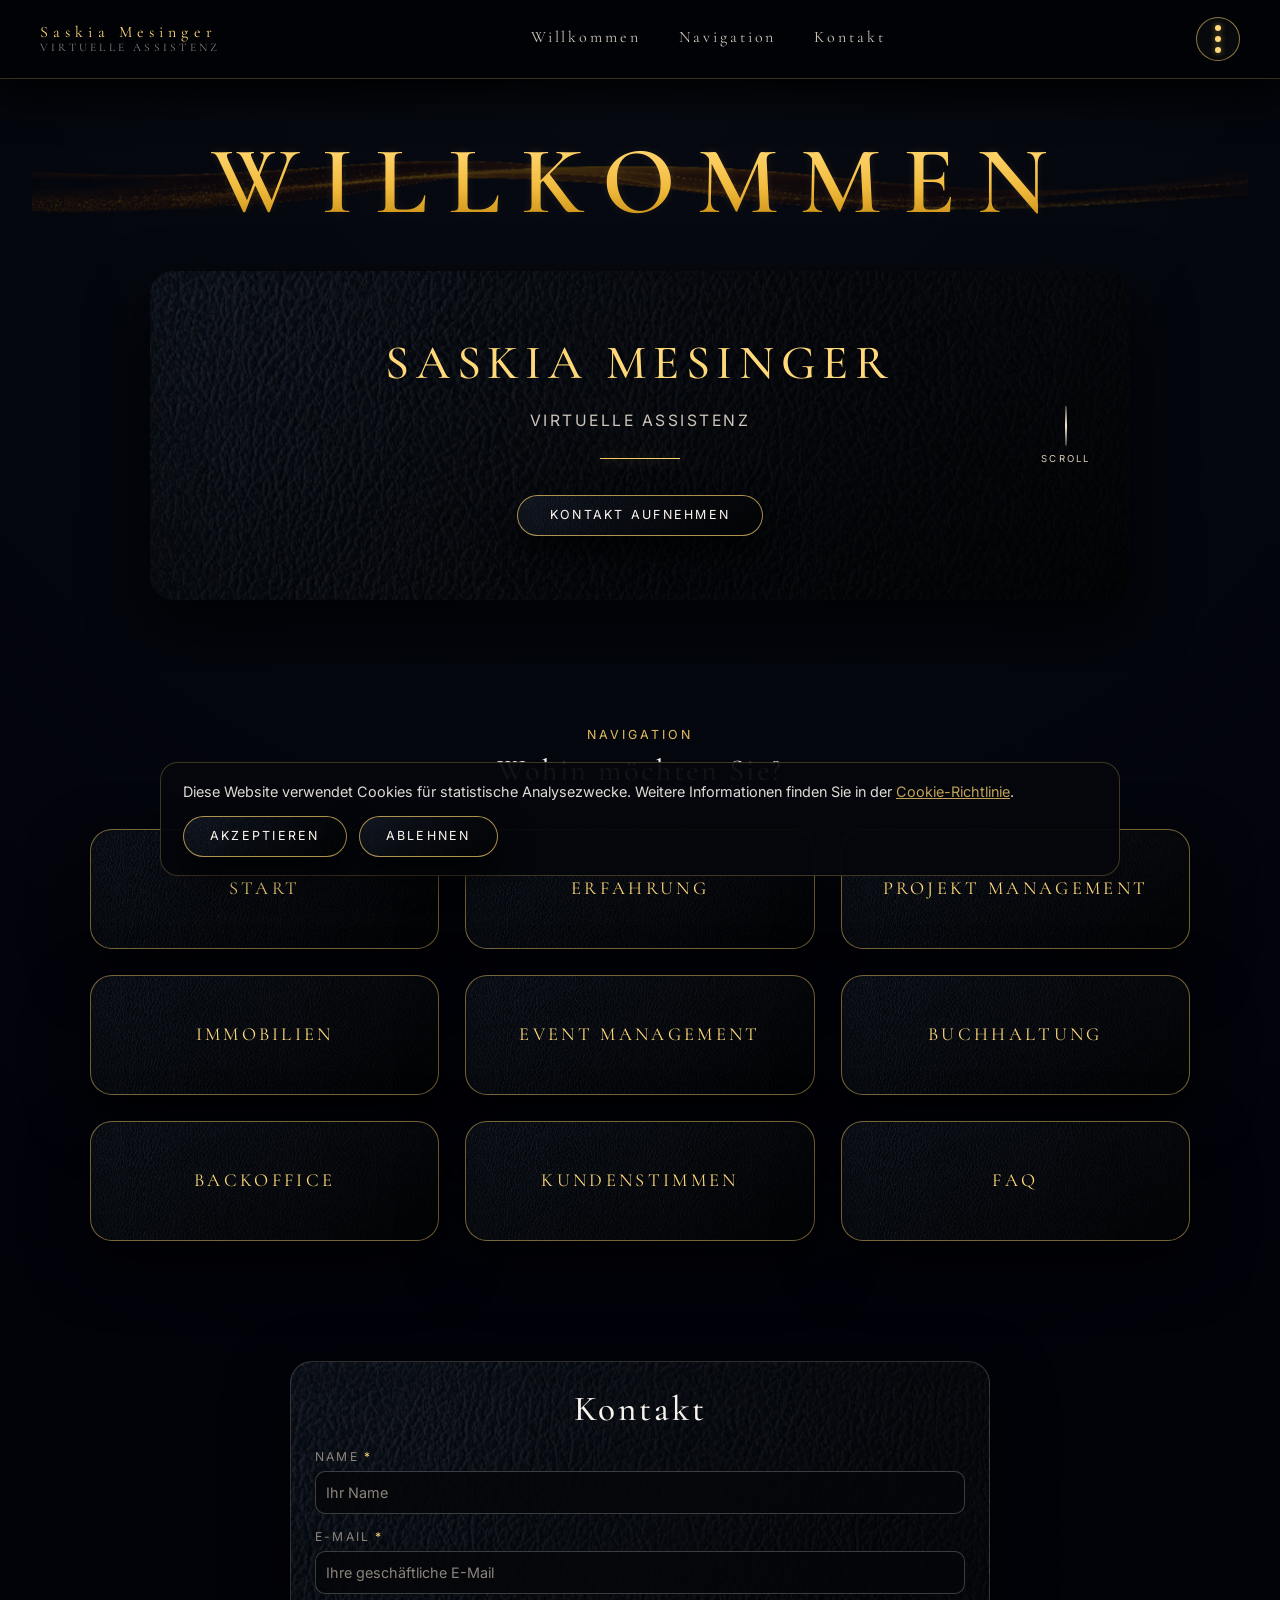
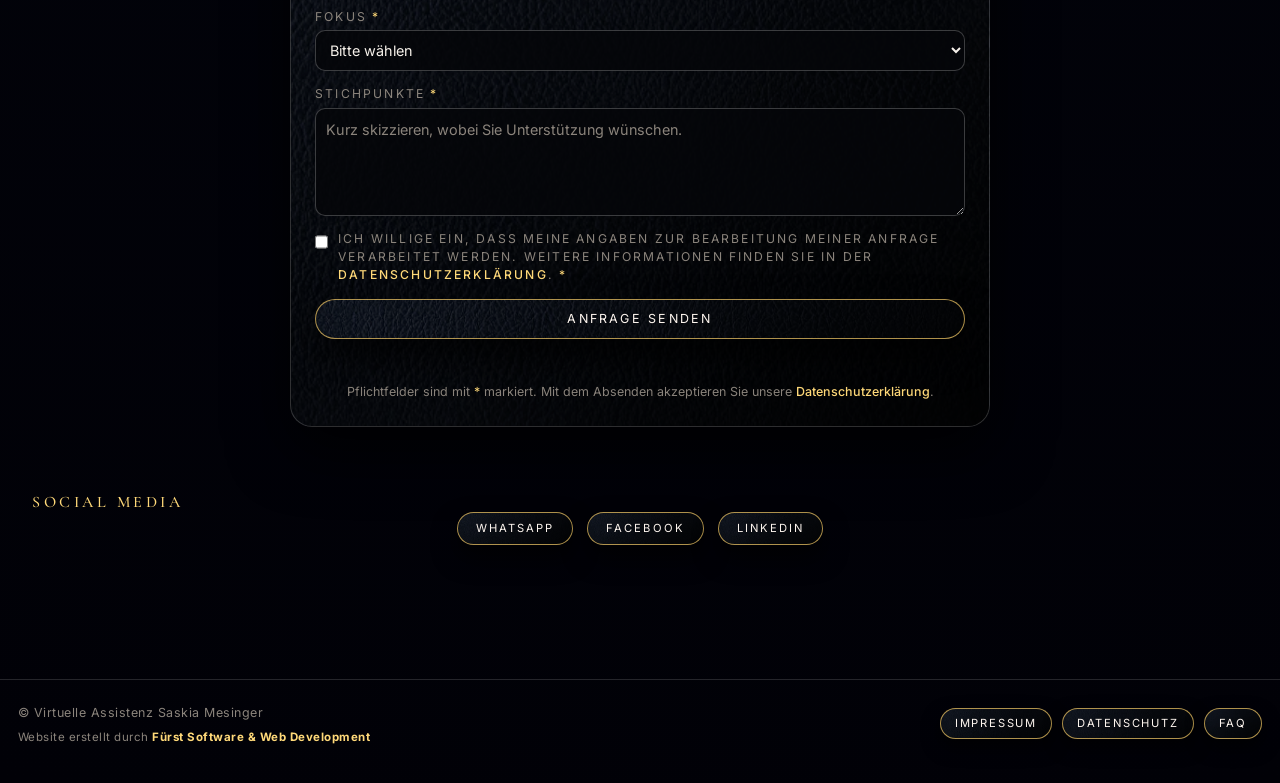
<file: index.html>
<!doctype html>
<html lang="de">
<head>
  <meta charset="utf-8" />
  <meta name="viewport" content="width=device-width,initial-scale=1" />

  <title>Saskia Mesinger – Virtuelle Assistenz für Immobilien & Projekte</title>

  <!-- Basis-SEO -->
  <meta name="description" content=" Saskia Mesinger - Virtuelle Assistenz ">
  <meta name="robots" content="index,follow">
  <meta name="author" content="Saskia Mesinger">

  <!-- Google Fonts -->
  <link href="https://fonts.googleapis.com/css2?family=Cormorant+Garamond:wght@400;500;600&family=Inter:wght@300;400;500;600&display=swap" rel="stylesheet">

  <!-- Optional Bootstrap (kann bleiben, wird hier nicht zwingend genutzt) -->
  <link href="https://cdn.jsdelivr.net/npm/bootstrap@5.3.3/dist/css/bootstrap.min.css" rel="stylesheet" crossorigin="anonymous">

  <link rel="stylesheet" href="style.css" />
  <script src="script.js" defer></script>
  <script src="responsive.js" defer></script>
  <script src="kontakt.js" defer></script>


</head>

<body id="top">

  <!-- Scroll-Bar oben -->
  <div class="scroll-bar" aria-hidden="true">
    <div class="scroll-bar__fill"></div>
  </div>

  <!-- Overlay Navigation -->
  <nav class="overlay" aria-label="Hauptnavigation" aria-hidden="true">
    <div class="overlay__inner">
      <div class="overlay__head">
        <span class="overlay__label">Navigation</span>
        <button class="overlay__close" type="button" aria-label="Menü schließen">×</button>
      </div>

      <ul class="overlay__list">
        <li><a href="#top" class="overlay__link">Startseite</a></li>
        <li><a href="kontakt.html" class="overlay__link">Kontakt</a></li>
        <li><a href="Immobilien/index.html" class="overlay__link">Immobilien</a></li>
        <li><a href="Erfahrung/index.html" class="overlay__link">Erfahrung</a></li>
        <li><a href="Buchhaltung/index.html" class="overlay__link">Buchhaltung</a></li>
        <li><a href="Backoffice/index.html" class="overlay__link">Backoffice</a></li>
        <li><a href="Kundenstimmen/index.html" class="overlay__link">Kundenstimmen</a></li>         <li><a href="ProjektManagment/index.html" class="overlay__link">Projekt Management</a></li>
        <li><a href="EventManagment/index.html" class="overlay__link">Event Management</a></li>
       <li><a href="faq/index.html" class="overlay__link">FAQ</a></li>
      </ul>

     
    </div>
  </nav>

  <!-- HEADER (fixed, startet sofort ganz oben) -->
  <header class="site-header" role="banner">
    <div class="lux-header-inner">

      <!-- Brand -->
      <div class="lux-brand">
        <span class="lux-brand-top">Saskia Mesinger</span>
        <span class="lux-brand-sub">Virtuelle Assistenz</span>
      </div>

      <!-- Center Nav (Desktop) -->
     <nav class="lux-nav" aria-label="Schnellnavigation">
  <a href="#willkommen">Willkommen</a>
  <a href="#navigation">Navigation</a>
  <a href="#kontakt-start">Kontakt</a>
</nav>


      <!-- 3-Dots Menu Button -->
      <button class="lux-menu-btn" type="button" aria-label="Menü öffnen" aria-expanded="false" aria-controls="overlayNav">
        <span></span><span></span><span></span>
      </button>

    </div>
  </header>

  <div class="page">

    <main>

      <!-- HERO -->
      <section class="hero" aria-labelledby="hero-title">

        <!-- Willkommen (korrekt geschrieben) -->
        <div class="welcome-inline" id="willkommen">
          <h1 class="welcome-title" id="hero-title">WILLKOMMEN</h1>
        </div>

        <!-- Digitale Visitenkarte -->
        <article class="hero-panel hero-card reveal" data-tilt>
          <div class="hero-panel__inner hero-card-inner">

            <h2 class="card-name">Saskia Mesinger</h2>
            <p class="card-role">Virtuelle Assistenz</p>

            <div class="card-divider"></div>

           

            <button class="btn-primary card-btn" type="button" data-scroll-target="#kontakt-start">
              Kontakt aufnehmen
            </button>
          </div>

          <!-- Scroll-Indikator -->
          <div class="panel-scroll" aria-hidden="true">
            <span class="panel-scroll__dots"></span>
            <span class="panel-scroll__label">Scroll</span>
          </div>
        </article>

      </section>

      <!-- QUICK ENTRY -->
      <section id="navigation" class="section section-quick" aria-label="Navigation">
  <div class="section-inner">

          <header class="section-head reveal">
            <p class="section-kicker">Navigation</p>
            <h2 class="section-title">Wohin möchten Sie?</h2>
          </header>

          <div class="nav-grid">
            <a href="#top" class="nav-btn reveal">Start</a>
            <a href="Erfahrung/index.html" class="nav-btn reveal">Erfahrung</a>
            <a href="ProjektManagment/index.html" class="nav-btn reveal">Projekt Management</a>
            <a href="Immobilien/index.html" class="nav-btn reveal">Immobilien</a>
            <a href="EventManagment/index.html" class="nav-btn reveal">Event Management</a>
            <a href="Buchhaltung/index.html" class="nav-btn reveal">Buchhaltung</a>
            <a href="Backoffice/index.html" class="nav-btn reveal">Backoffice</a>
            <a href="Kundenstimmen/index.html" class="nav-btn reveal">Kundenstimmen</a>
            <a href="faq/index.html" class="nav-btn reveal">FAQ</a>
          </div>

        </div>
      </section>

      <!-- KONTAKT -->
<section class="section section-contact" id="kontakt-start" aria-label="Kontakt">
  <div class="section-inner contact-centered">

    <div class="contact-card reveal" data-tilt data-tilt-intensity="strong">
      <h2 class="contact-title">Kontakt</h2>

      <form class="contact-form" id="contactForm" novalidate>
        <!-- Honeypot (Spam-Schutz) -->
        <div class="hp-field" aria-hidden="true">
          <label for="website">Website</label>
          <input id="website" name="website" type="text" tabindex="-1" autocomplete="off">
        </div>

        <!-- Betreff für Mail (Formspree) -->
        <input type="hidden" name="_subject" value="saskiamesinger.de Kontakt Formular">

        <div class="form-row">
          <label for="name">Name <span class="req">*</span></label>
          <input
            id="name"
            name="name"
            type="text"
            autocomplete="name"
            placeholder="Ihr Name"
            required
          >
          <div class="field-error" data-error-for="name">Bitte geben Sie Ihren Namen an.</div>
        </div>

        <div class="form-row">
          <label for="email">E-Mail <span class="req">*</span></label>
          <input
            id="email"
            name="email"
            type="email"
            autocomplete="email"
            placeholder="Ihre geschäftliche E-Mail"
            required
          >
          <div class="field-error" data-error-for="email">Bitte geben Sie eine gültige E-Mail-Adresse an.</div>
        </div>

        <div class="form-row">
          <label for="focus">Fokus <span class="req">*</span></label>
          <select id="focus" name="focus" required>
            <option value="">Bitte wählen</option>
            <option value="immobilien">Immobilienverwaltung</option>
            <option value="projekte">Projekt Management</option>
            <option value="backoffice">Backoffice &amp; Buchhaltung</option>
            <option value="events">Business-Events</option>
            <option value="kombiniert">Mehrere Bereiche</option>
          </select>
          <div class="field-error" data-error-for="focus">Bitte wählen Sie einen Fokus aus.</div>
        </div>

        <div class="form-row">
          <label for="message">Stichpunkte <span class="req">*</span></label>
          <textarea
            id="message"
            name="message"
            rows="4"
            placeholder="Kurz skizzieren, wobei Sie Unterstützung wünschen."
            required
          ></textarea>
          <div class="field-error" data-error-for="message">Bitte geben Sie eine kurze Nachricht ein.</div>
        </div>

        <!-- DSGVO Einwilligung -->
        <div class="form-row form-consent">
          <label class="consent">
            <input id="consent" name="consent" type="checkbox" required>
            <span>
              Ich willige ein, dass meine Angaben zur Bearbeitung meiner Anfrage verarbeitet werden.
              Weitere Informationen finden Sie in der <a href="datenschutz.html">Datenschutzerklärung</a>.
              <span class="req">*</span>
            </span>
          </label>
          <div class="field-error" data-error-for="consent">Bitte bestätigen Sie die Einwilligung.</div>
        </div>

        <button type="submit" class="btn-primary btn-primary--full" id="contactSubmit">
          Anfrage senden
        </button>

        <!-- Status-Ausgabe (kontakt.js schreibt hier rein) -->
        <p class="form-note" id="formNote" role="status" aria-live="polite"></p>

        <p class="form-legal">
          Pflichtfelder sind mit <span class="req">*</span> markiert. Mit dem Absenden akzeptieren Sie unsere
          <a href="datenschutz.html">Datenschutzerklärung</a>.
        </p>
      </form>
    </div>

  </div>
</section>

          <h3 class="social-title">Social Media</h3>

          <div class="social-buttons">
            <a class="btn-chip" href="https://wa.me/491234567890" target="_blank" rel="noopener">WhatsApp</a>
            <a class="btn-chip" href="https://www.facebook.com/saskia.mayr.3?locale=de_DE" target="_blank" rel="noopener">Facebook</a>
            <a class="btn-chip" href="https://www.linkedin.com/in/saskia-mesinger-32977512b/" target="_blank" rel="noopener">LinkedIn</a>
          </div>

        </div>
      </section>

    </main>

    <footer class="site-footer">
      <div class="footer-inner">
     <div class="footer-credits">
  <div>
    © <span id="y"></span> Virtuelle Assistenz Saskia Mesinger
  </div>

  <div class="site-credit">
    Website erstellt durch
    <a href="https://fuerst-software.com" target="_blank" rel="noopener noreferrer">
      <strong>Fürst Software &amp; Web Development</strong>
    </a>
  </div>
</div>

      
      
        <div class="footer-links">
          <a href="impressum.html" class="footer-btn">Impressum</a>
          <a href="datenschutz.html" class="footer-btn">Datenschutz</a>
          <a href="faq.html" class="footer-btn">FAQ</a>
        </div>
      </div>
    </footer>

  </div>


  <!-- COOKIE BANNER -->
<div id="cookieBanner" style="
  position: fixed;
  bottom: 24px;
  left: 50%;
  transform: translateX(-50%);
  max-width: 960px;
  width: calc(100% - 32px);
  background: rgba(5,7,12,.95);
  border: 1px solid rgba(214,178,94,.28);
  border-radius: 18px;
  padding: 18px 22px;
  z-index: 9999;
  display: none;
">

  <p style="
    margin: 0 0 14px;
    font-size: .9rem;
    opacity: .9;
  ">
    Diese Website verwendet Cookies für statistische Analysezwecke.
    Weitere Informationen finden Sie in der
    <a href="cookies.html" style="color:#d6b25e;">Cookie-Richtlinie</a>.
  </p>

  <div style="display:flex; gap:12px; flex-wrap:wrap;">
    <button id="cookieAccept" class="btn-primary">
      Akzeptieren
    </button>
    <button id="cookieDecline" class="btn-primary btn-primary--ghost">
      Ablehnen
    </button>
  </div>
</div>

</body>
</html>
</file>
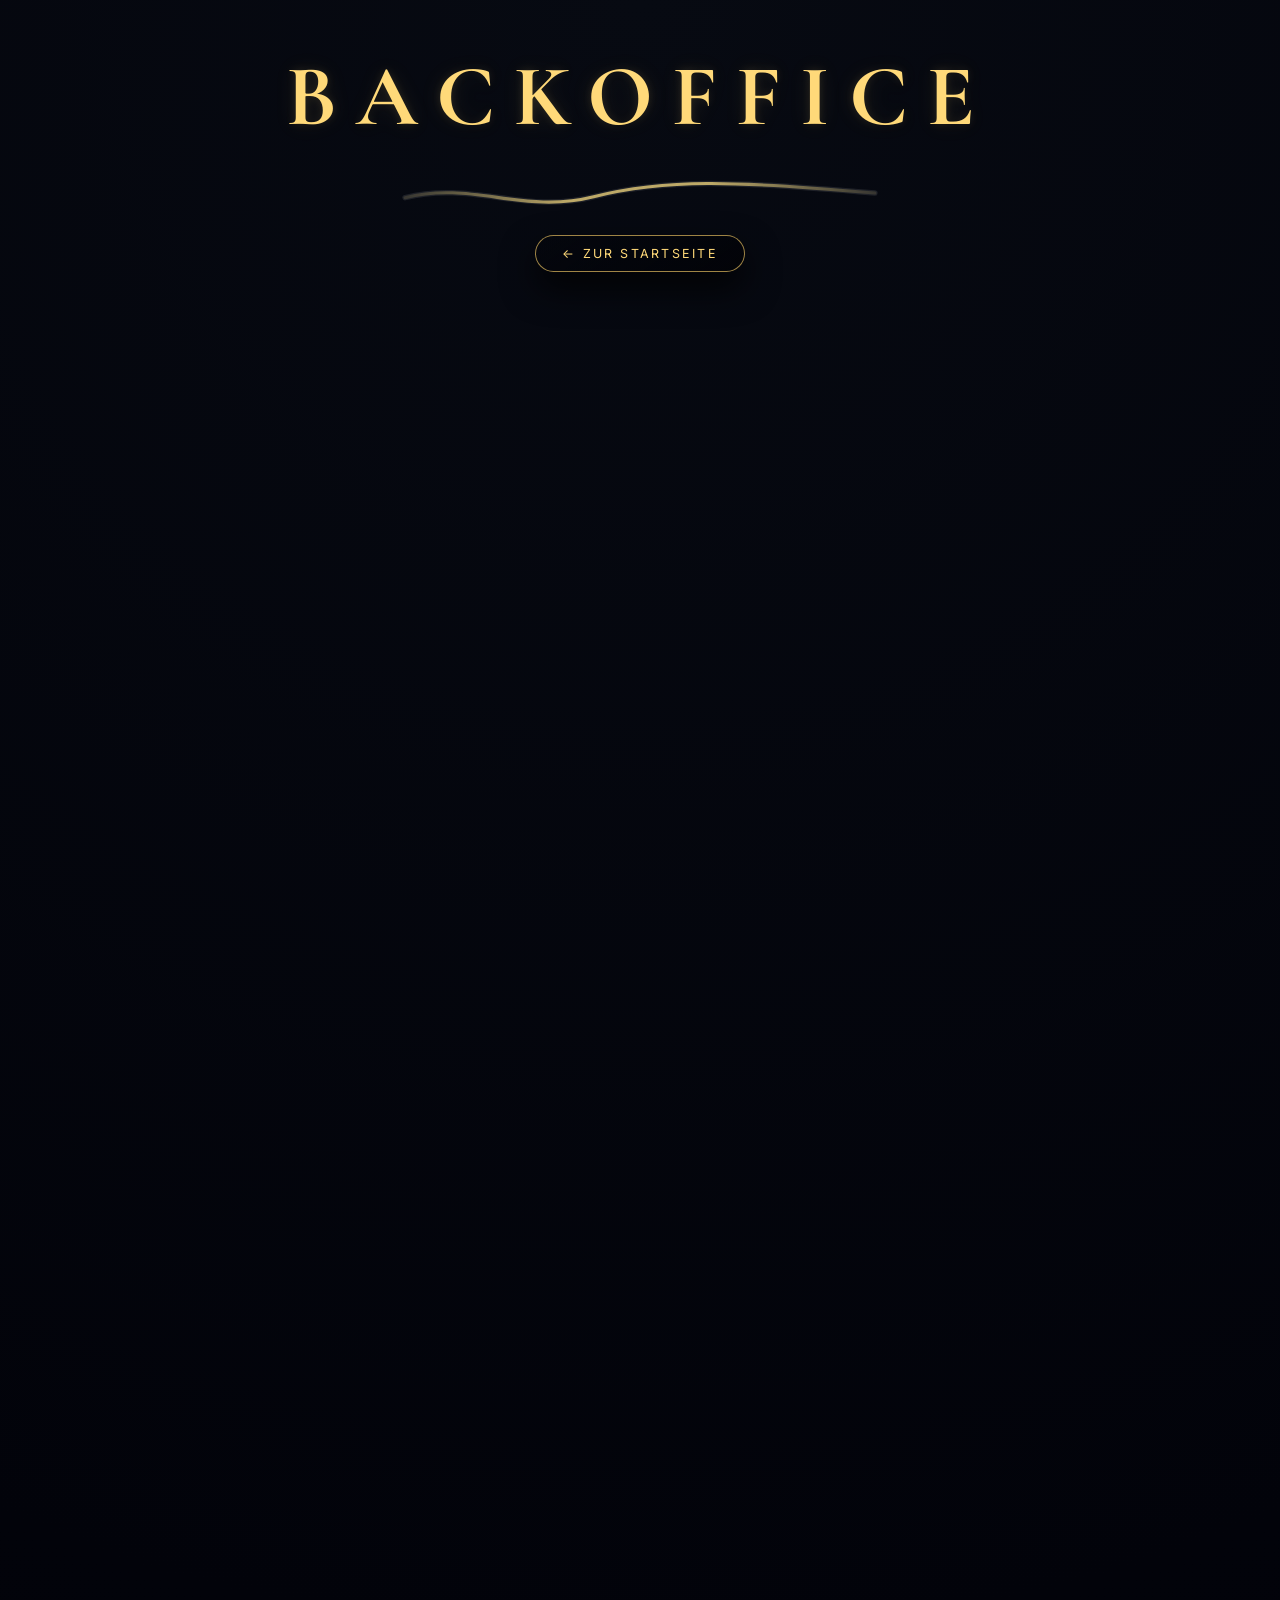
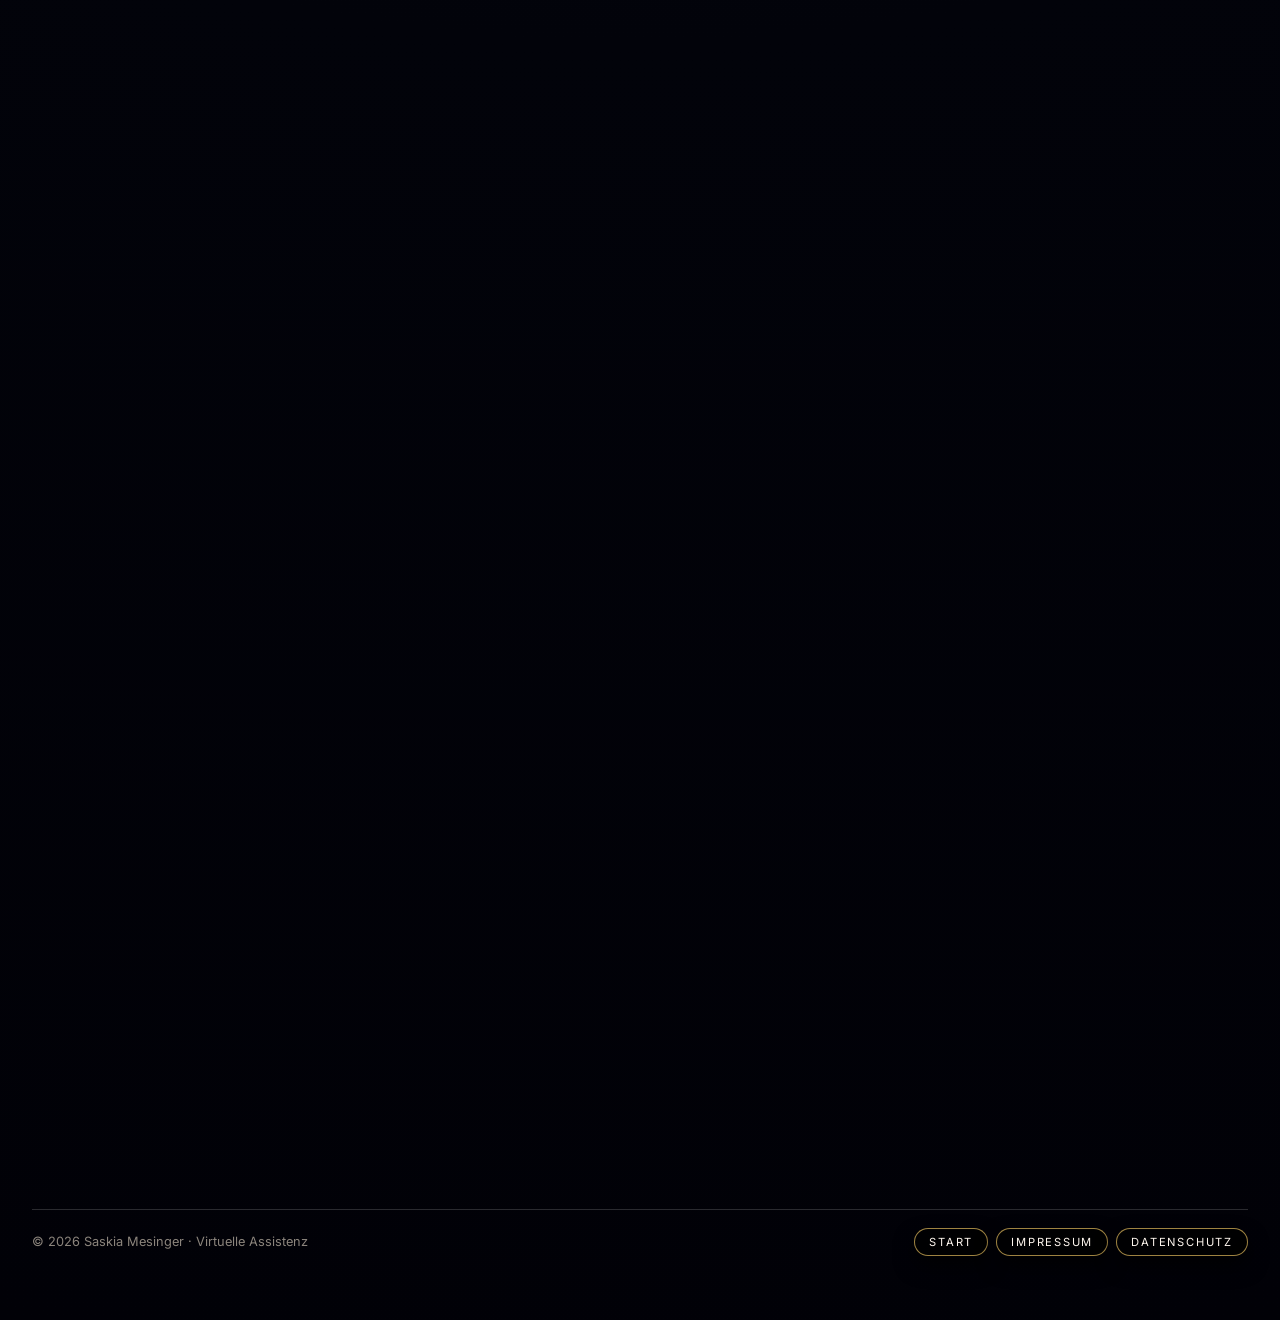
<file: Backoffice/index.html>
<!doctype html>
<html lang="de">
<head>
  <meta charset="utf-8" />
  <meta name="viewport" content="width=device-width,initial-scale=1" />

  <title>Backoffice – Virtuelle Assistenz für Büro, Organisation & Kommunikation</title>
  <meta name="description" content="Backoffice & Büroorganisation: E-Mail-Management, Dokumente, Angebote/Rechnungen, Koordination, Sekretariat, Recruiting und Schulungen – diskret, effizient, flexibel." />
  <meta name="robots" content="index,follow" />

  <link href="https://fonts.googleapis.com/css2?family=Cormorant+Garamond:wght@500;600&family=Inter:wght@300;400;500;600&display=swap" rel="stylesheet">
  <link rel="stylesheet" href="style.css" />
</head>

<body>
  <!-- Scroll progress -->
  <div class="scrollbar" aria-hidden="true">
    <div class="scrollbar__fill" id="scrollFill"></div>
  </div>

  <main class="page" id="top">

    <!-- HERO / TITLE -->
    <section class="hero" aria-label="Seitenkopf">
      <div class="hero__title">
        <h1 class="title title--xl">BACKOFFICE</h1>
        <div class="wave wave--hero" aria-hidden="true"></div>
      </div>

      <div class="hero__actions">
        <a class="btn btn--ghost" href="../index.html#top">← Zur Startseite</a>
      </div>
    </section>

    <!-- QUICK NAV -->
    <section class="section" id="nav" aria-label="Inhaltsnavigation">
      <header class="section__head reveal">
        <p class="kicker">Navigation</p>
        <h2 class="title">Wohin möchten Sie?</h2>
      </header>

      <nav class="navgrid reveal" aria-label="Abschnittsnavigation">
        <a class="navgrid__btn" href="#intro">Überblick</a>
        <a class="navgrid__btn" href="#leistungen">Leistungen</a>
        <a class="navgrid__btn" href="#warum">Warum virtuelle Assistenz?</a>
      </nav>
    </section>

    <!-- CONTENT -->
    <section class="stack">

      <!-- INTRO -->
      <section class="block reveal" id="intro">
        <header class="block__head">
          <h2 class="title">Suchen Sie Unterstützung im Büroalltag?</h2>
          <div class="wave" aria-hidden="true"></div>
        </header>

        <div class="card">
          <div class="prose">
            <p>
              Als virtuelle Assistentin übernehme ich für Unternehmen und Privatpersonen alle administrativen Aufgaben,
              damit Sie Zeit für Ihr Kerngeschäft gewinnen.
            </p>
          </div>
        </div>
      </section>

      <!-- LEISTUNGEN -->
      <section class="block reveal" id="leistungen">
        <header class="block__head">
          <h2 class="title">Leistungen im Backoffice</h2>
          <div class="wave" aria-hidden="true"></div>
        </header>

        <div class="grid grid--2">
          <article class="card card--mini">
            <h3 class="title title--sm">Backoffice &amp; Büroorganisation</h3>
            <ul class="list">
              <li>E-Mail-Management und Posteingang bearbeiten</li>
              <li>Sortieren und strukturieren von Unterlagen</li>
              <li>Transkription</li>
            </ul>
          </article>

          <article class="card card--mini">
            <h3 class="title title--sm">Dokumente &amp; Präsentationen</h3>
            <ul class="list">
              <li>Aufbereitung von Dokumenten</li>
              <li>Professionelle PowerPoint Präsentationen</li>
            </ul>
          </article>

          <article class="card card--mini">
            <h3 class="title title--sm">Wichtige Dokumente</h3>
            <ul class="list">
              <li>Angebote und Rechnungen erstellen</li>
              <li>Verträge abwickeln</li>
            </ul>
          </article>

          <article class="card card--mini">
            <h3 class="title title--sm">Koordination &amp; Kommunikation</h3>
            <ul class="list">
              <li>Abstimmung mit Subunternehmern</li>
              <li>Abwicklung mit Subunternehmern</li>
              <li>Terminplanung und Organisation</li>
              <li>Abrechnung</li>
            </ul>
          </article>

          <article class="card card--mini">
            <h3 class="title title--sm">Sekretariat &amp; persönliche Assistenz</h3>
            <ul class="list">
              <li>Unterstützung für Unternehmer und Privatpersonen</li>
              <li>Diskret, zuverlässig und effizient</li>
            </ul>
          </article>

          <article class="card card--mini">
            <h3 class="title title--sm">Personalführung und Recruiting</h3>
            <ul class="list">
              <li>Recruiting für Ihr Personal</li>
              <li>Führung, Überwachung und Förderung von Ihrem Personal</li>
            </ul>
          </article>

          <article class="card card--mini card--wide">
            <h3 class="title title--sm">Schulungen</h3>
            <ul class="list">
              <li>Schulungen für Lexoffice</li>
              <li>Schulungen für Projektmanagement</li>
              <li>Schulungen für MS Project</li>
            </ul>
          </article>

          <article class="card card--mini card--wide">
            <h3 class="title title--sm">Hinweis</h3>
            <div class="prose">
              <p>
                Sie möchten im Backoffice unterstützt werden, aber Ihr Themengebiet fehlt in der Auflistung?
                Kein Problem, bitte kontaktieren Sie mich direkt.
              </p>
            </div>
          </article>
        </div>
      </section>

      <!-- WARUM -->
      <section class="block reveal" id="warum">
        <header class="block__head">
          <h2 class="title">Warum virtuelle Assistenz?</h2>
          <div class="wave" aria-hidden="true"></div>
        </header>

        <div class="card">
          <ul class="list list--plain">
            <li>✓ Zeitersparnis – Sie konzentrieren sich auf Ihr Kerngeschäft und Ihre Kunden, ich erledige den Rest.</li>
            <li>✓ Kostenersparnis – Keine Fixkosten für Personal, nur zahlen, was Sie wirklich brauchen.</li>
            <li>✓ Flexibilität – Unterstützung genau dann, wenn Sie sie benötigen.</li>
            <li>✓ Professionalität – Hohe Qualität und termingerechte Umsetzung, freundliche aber konkrete Kommunikation.</li>
            <li>✓ Vertraulichkeit – Ihre Daten sind bei mir sicher.</li>
            <li>✓ Stressreduktion – Weniger Papierkram, mehr Fokus auf Ihre Ziele.</li>
            <li>✓ Skalierbarkeit – Ob einmalige Projekte oder langfristige Zusammenarbeit.</li>
            <li>✓ Know-how – Sie profitieren von meiner Erfahrung.</li>
          </ul>
        </div>
      </section>

    </section>

    <!-- FOOTER -->
    <footer class="footer">
      <div>
        <span>© <span id="year"></span> Saskia Mesinger · Virtuelle Assistenz</span>
      </div>
      <div class="footer__links">
        <a class="btn btn--mini" href="../index.html#top">Start</a>
        <a class="btn btn--mini" href="../index.html#impressum">Impressum</a>
        <a class="btn btn--mini" href="../index.html#datenschutz">Datenschutz</a>
      </div>
    </footer>

  </main>

  <script src="script.js"></script>
  <script src="../responsive.js" defer></script>
</body>
</html>
</file>
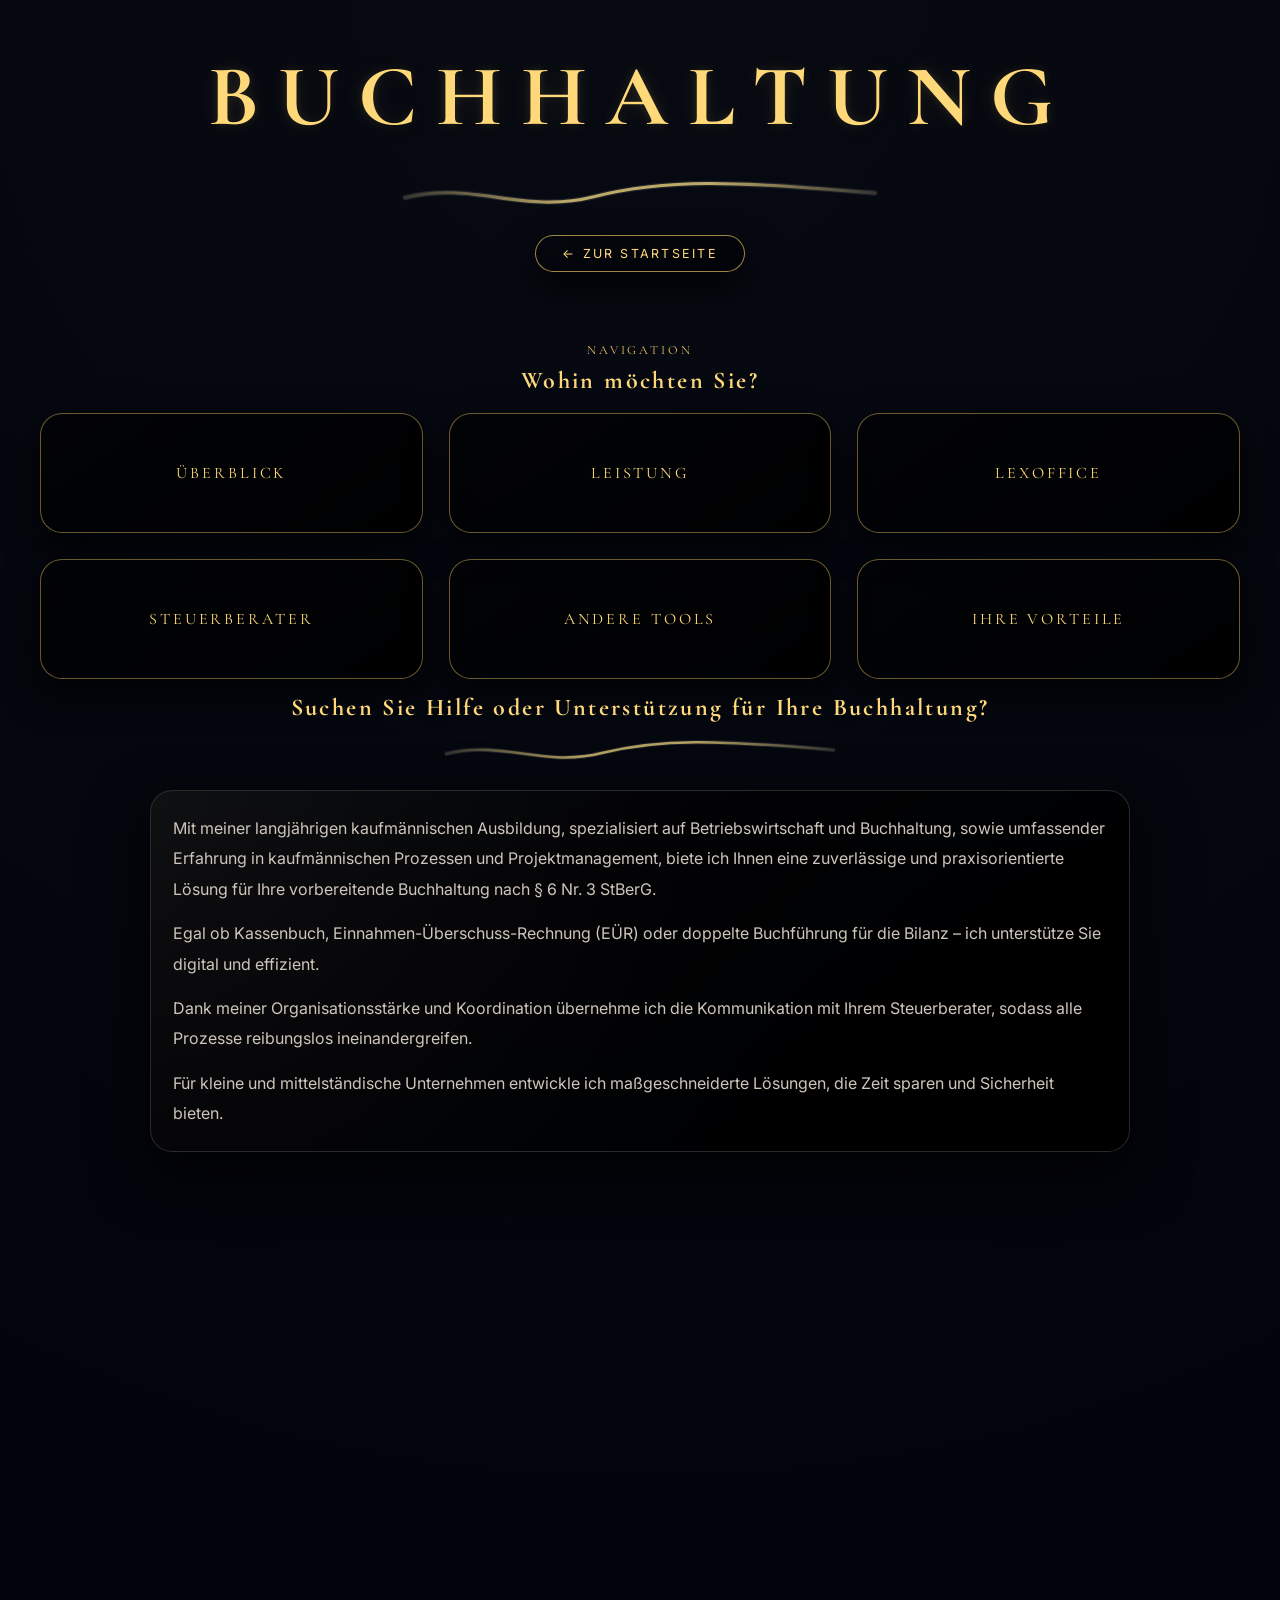
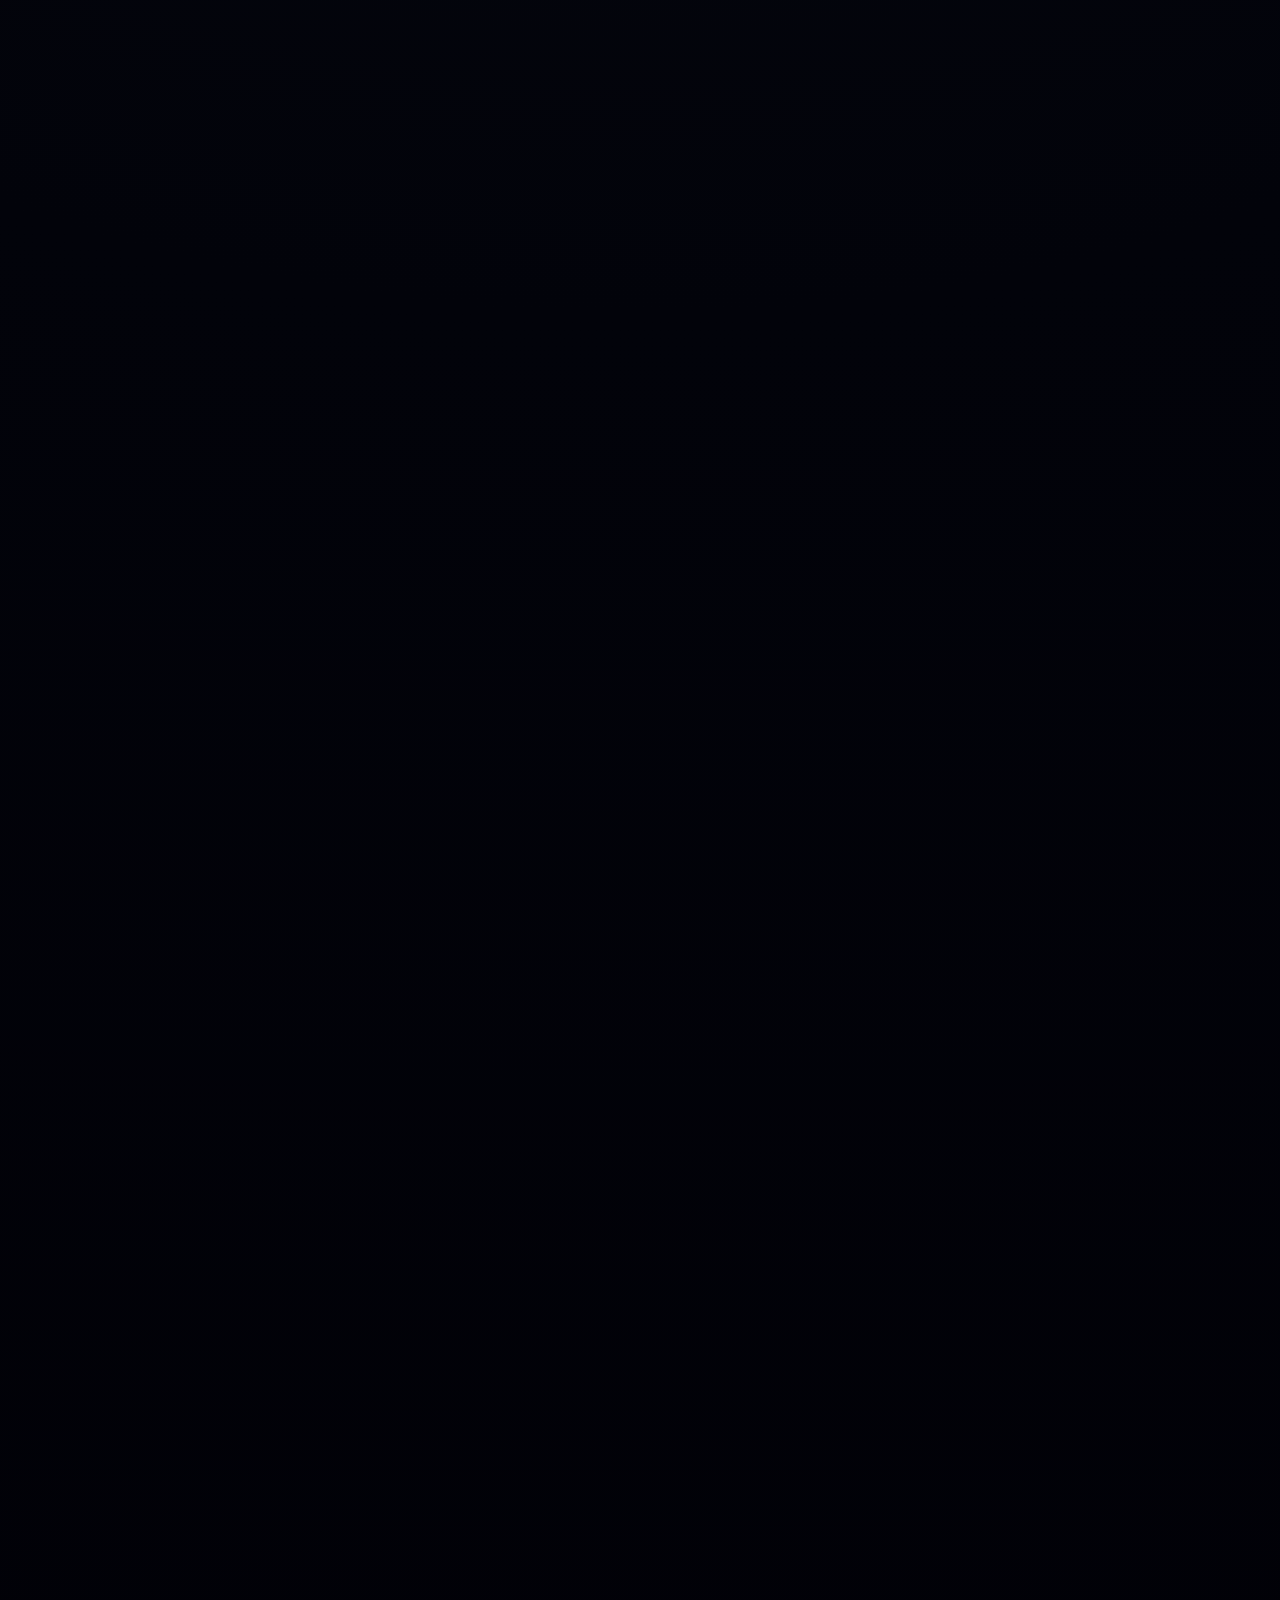
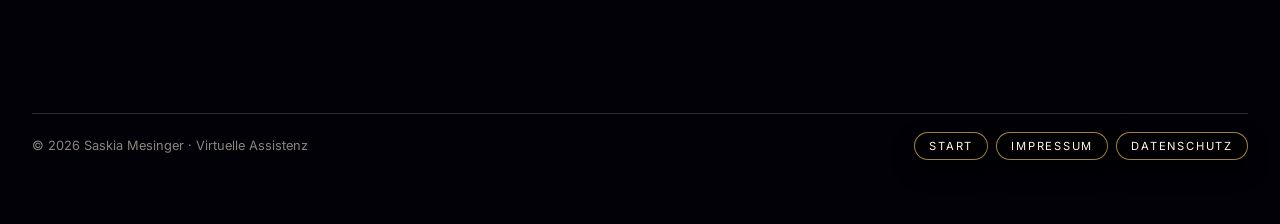
<file: Buchhaltung/index.html>
<!doctype html>
<html lang="de">
<head>
  <meta charset="utf-8" />
  <meta name="viewport" content="width=device-width,initial-scale=1" />

  <title>Buchhaltung – vorbereitende Buchhaltung digital & effizient</title>
  <meta name="description" content="Vorbereitende Buchhaltung nach § 6 Nr. 3 StBerG: Kassenbuch, EÜR, Bilanz-Vorbereitung. Digital mit Lexoffice, Koordination mit Steuerberater, flexibel auch mit SevDesk/DATEV/Sage." />
  <meta name="robots" content="index,follow" />

  <link href="https://fonts.googleapis.com/css2?family=Cormorant+Garamond:wght@500;600&family=Inter:wght@300;400;500;600&display=swap" rel="stylesheet">
  <link rel="stylesheet" href="style.css" />
</head>

<body>
  <!-- Scroll progress -->
  <div class="scrollbar" aria-hidden="true">
    <div class="scrollbar__fill" id="scrollFill"></div>
  </div>

  <main class="page" id="top">

    <!-- HERO / TITLE -->
    <section class="hero" aria-label="Seitenkopf">
      <div class="hero__title">
        <h1 class="title title--xl">BUCHHALTUNG</h1>
        <div class="wave wave--hero" aria-hidden="true"></div>
      </div>

      <div class="hero__actions">
        <a class="btn btn--ghost" href="../index.html#top">← Zur Startseite</a>
      </div>
    </section>

    <!-- QUICK NAV -->
    <section class="section" id="nav" aria-label="Inhaltsnavigation">
      <header class="section__head reveal">
        <p class="kicker">Navigation</p>
        <h2 class="title">Wohin möchten Sie?</h2>
      </header>

      <nav class="navgrid reveal" aria-label="Abschnittsnavigation">
        <a class="navgrid__btn" href="#intro">Überblick</a>
        <a class="navgrid__btn" href="#leistung">Leistung</a>
        <a class="navgrid__btn" href="#lexoffice">Lexoffice</a>
        <a class="navgrid__btn" href="#steuerberater">Steuerberater</a>
        <a class="navgrid__btn" href="#tools">Andere Tools</a>
        <a class="navgrid__btn" href="#vorteile">Ihre Vorteile</a>
      </nav>
    </section>

    <!-- CONTENT -->
    <section class="stack">

      <!-- INTRO -->
      <section class="block reveal" id="intro">
        <header class="block__head">
          <h2 class="title">Suchen Sie Hilfe oder Unterstützung für Ihre Buchhaltung?</h2>
          <div class="wave" aria-hidden="true"></div>
        </header>

        <div class="card">
          <div class="prose">
            <p>
              Mit meiner langjährigen kaufmännischen Ausbildung, spezialisiert auf Betriebswirtschaft und Buchhaltung, sowie
              umfassender Erfahrung in kaufmännischen Prozessen und Projektmanagement, biete ich Ihnen eine zuverlässige und
              praxisorientierte Lösung für Ihre vorbereitende Buchhaltung nach § 6 Nr. 3 StBerG.
            </p>
            <p>
              Egal ob Kassenbuch, Einnahmen-Überschuss-Rechnung (EÜR) oder doppelte Buchführung für die Bilanz – ich unterstütze
              Sie digital und effizient.
            </p>
            <p>
              Dank meiner Organisationsstärke und Koordination übernehme ich die Kommunikation mit Ihrem Steuerberater, sodass
              alle Prozesse reibungslos ineinandergreifen.
            </p>
            <p>
              Für kleine und mittelständische Unternehmen entwickle ich maßgeschneiderte Lösungen, die Zeit sparen und Sicherheit bieten.
            </p>
          </div>
        </div>
      </section>

      <!-- LEISTUNG -->
      <section class="block reveal" id="leistung">
        <header class="block__head">
          <h2 class="title">Professionelle vorbereitende Buchhaltung für Unternehmen</h2>
          <div class="wave" aria-hidden="true"></div>
        </header>

        <div class="card">
          <div class="prose">
            <p>
              Wir übernehmen Ihre vorbereitende Buchhaltung nach Steuerrecht, damit Sie mehr Zeit für Ihr Kerngeschäft haben – denn Zeit ist Geld.
            </p>
          </div>
        </div>
      </section>

      <!-- LEXOFFICE -->
      <section class="block reveal" id="lexoffice">
        <header class="block__head">
          <h2 class="title">Unsere Kompetenz – Digital mit Lexoffice</h2>
          <div class="wave" aria-hidden="true"></div>
        </header>

        <div class="card">
          <div class="grid grid--2">
            <div class="card card--mini card--inner">
              <h3 class="title title--sm">Digitale Belegerfassung</h3>
              <div class="prose">
                <p>Digitale Belegerfassung und revisionssichere Ablage</p>
              </div>
            </div>

            <div class="card card--mini card--inner">
              <h3 class="title title--sm">Echtzeit-Überblick</h3>
              <div class="prose">
                <p>Echtzeit-Übersicht über Ihre Finanzen</p>
              </div>
            </div>

            <div class="card card--mini card--inner">
              <h3 class="title title--sm">Schnittstellen</h3>
              <div class="prose">
                <p>Direkte Schnittstellen für den Steuerberater</p>
              </div>
            </div>
          </div>
        </div>
      </section>

      <!-- STEUERBERATER -->
      <section class="block reveal" id="steuerberater">
        <header class="block__head">
          <h2 class="title">Organisation &amp; Koordination mit Ihrem Steuerberater</h2>
          <div class="wave" aria-hidden="true"></div>
        </header>

        <div class="card">
          <ul class="list">
            <li>Fristgerechte Bereitstellung aller Unterlagen</li>
            <li>Direkte Abstimmung mit Ihrem Steuerberater</li>
            <li>Klare Kommunikation für reibungslose Abläufe</li>
          </ul>
        </div>
      </section>

      <!-- TOOLS -->
      <section class="block reveal" id="tools">
        <header class="block__head">
          <h2 class="title">Sie wünschen ein anderes Tool?</h2>
          <div class="wave" aria-hidden="true"></div>
        </header>

        <div class="card">
          <div class="prose">
            <p>
              Ich bin technikaffin und arbeite mich schnell in neue Systeme ein.
            </p>
            <p>
              Auf Wunsch übernehme ich nicht nur die Arbeit mit Lexoffice, sondern auch die Einarbeitung in andere
              Buchhaltungstools wie SevDesk, DATEV, Sage oder vergleichbare Lösungen – für eine flexible und effiziente Zusammenarbeit.
            </p>
          </div>

          <ul class="chips" aria-label="Tools-Liste">
            <li class="chip">Lexoffice</li>
            <li class="chip">SevDesk</li>
            <li class="chip">DATEV</li>
            <li class="chip">Sage</li>
            <li class="chip">Vergleichbare Tools</li>
          </ul>
        </div>
      </section>

      <!-- VORTEILE -->
      <section class="block reveal" id="vorteile">
        <header class="block__head">
          <h2 class="title">Ihre Vorteile:</h2>
          <div class="wave" aria-hidden="true"></div>
        </header>

        <div class="card">
          <ul class="list list--plain">
            <li>Weniger Aufwand für Sie – wir übernehmen die vorbereitende Buchhaltung komplett.</li>
            <li>Effiziente Zusammenarbeit mit dem Steuerberater – inklusive direkter Abstimmung.</li>
            <li>Maximale Transparenz und Sicherheit – gesetzeskonform nach § 6 Nr. 3 StBerG.</li>
            <li>Zeitersparnis und Kostenersparnis – mehr Fokus auf Ihr Kerngeschäft.</li>
            <li>Flexible Anpassung an Ihre Bedürfnisse – egal ob Kassenbuch, EÜR oder Bilanz.</li>
            <li>Technikaffinität und Tool-Vielfalt – schnelle Einarbeitung in Lexoffice, SevDesk, DATEV und weitere Systeme.</li>
            <li>Digitale Prozesse und revisionssichere Ablage – für eine moderne Buchhaltung.</li>
            <li>Fristgerechte Bereitstellung aller Unterlagen – keine verpassten Termine.</li>
            <li>Praxisorientierte Lösungen – individuell und effizient.</li>
            <li>Keine zusätzlichen Personalkosten – Outsourcing spart Fixkosten.</li>
          </ul>
        </div>
      </section>

    </section>

    <!-- FOOTER -->
    <footer class="footer">
      <div>
        <span>© <span id="year"></span> Saskia Mesinger · Virtuelle Assistenz</span>
      </div>
      <div class="footer__links">
        <a class="btn btn--mini" href="../index.html#top">Start</a>
        <a class="btn btn--mini" href="../index.html#impressum">Impressum</a>
        <a class="btn btn--mini" href="../index.html#datenschutz">Datenschutz</a>
      </div>
    </footer>

  </main>

  <script src="script.js"></script>
  <script src="../responsive.js" defer></script>
</body>
</html>
</file>
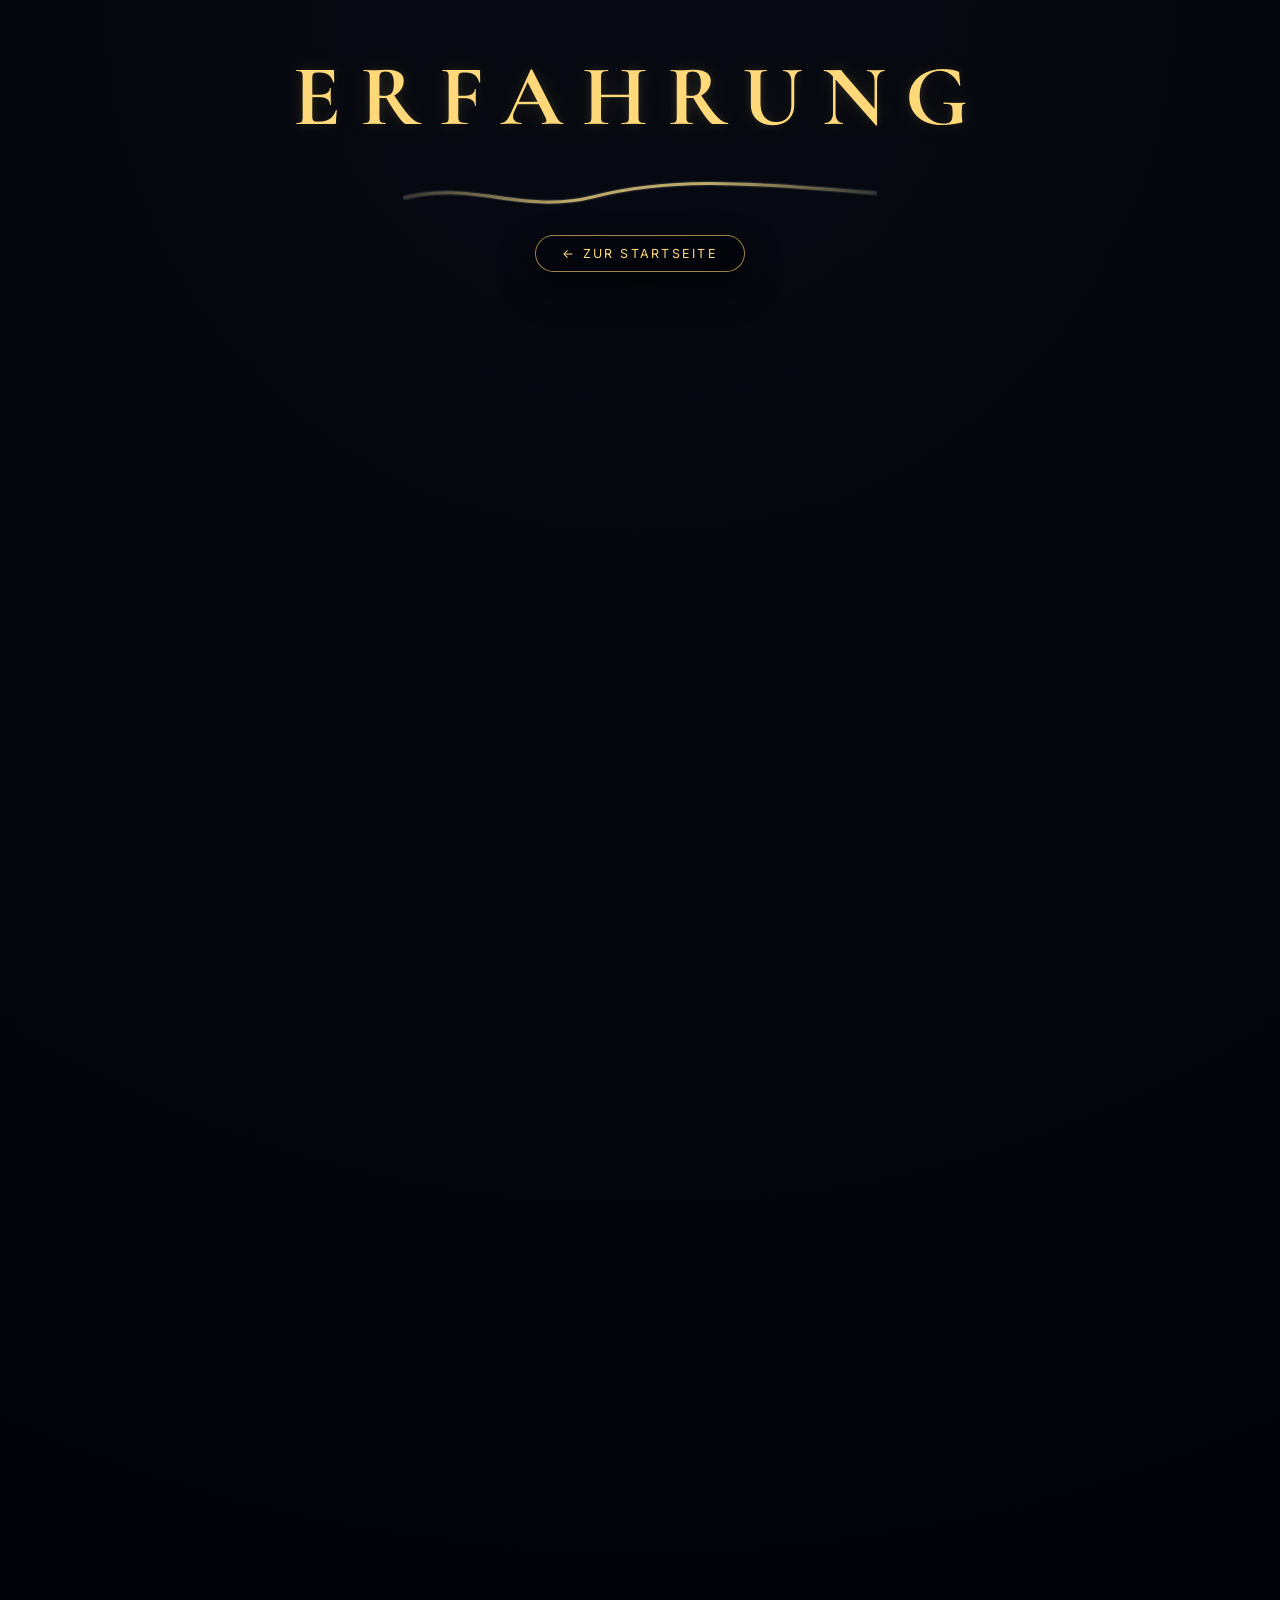
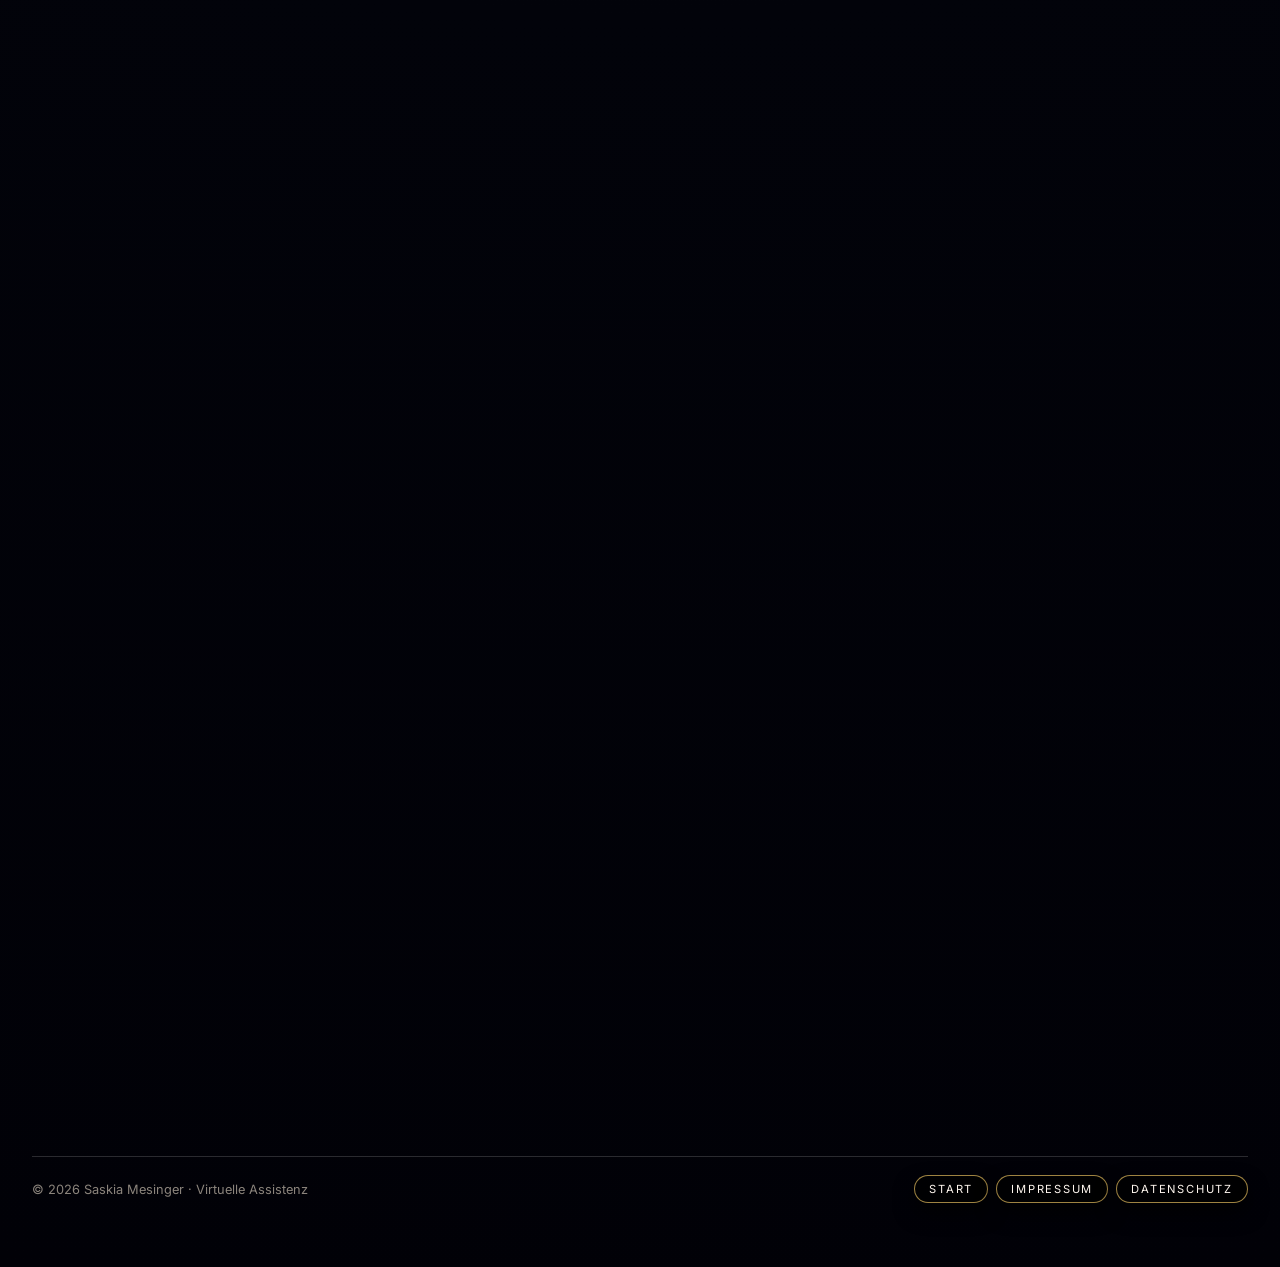
<file: Erfahrung/index.html>
<!doctype html>
<html lang="de">
<head>
  <meta charset="utf-8" />
  <meta name="viewport" content="width=device-width,initial-scale=1" />

  <title>Erfahrung – Virtuelle Assistenz für Projekte, Immobilien & Organisation</title>
  <meta name="description" content="Erfahrung, die bewegt: 17+ Jahre internationale Projekte & kaufmännische Prozesse. Projektmanagement, Immobilien, Backoffice, Buchhaltung, Eventmanagement & Recherche." />
  <meta name="robots" content="index,follow" />

  <link href="https://fonts.googleapis.com/css2?family=Cormorant+Garamond:wght@500;600&family=Inter:wght@300;400;500;600&display=swap" rel="stylesheet">
  <link rel="stylesheet" href="style.css" />
</head>

<body>
  <!-- Scroll progress -->
  <div class="scrollbar" aria-hidden="true">
    <div class="scrollbar__fill" id="scrollFill"></div>
  </div>

  <main class="page" id="top">

    <!-- HERO / TITLE -->
    <section class="hero" aria-label="Seitenkopf">
      <div class="hero__title">
        <h1 class="title title--xl">ERFAHRUNG</h1>
        <div class="wave wave--hero" aria-hidden="true"></div>
      </div>

      <div class="hero__actions">
        <a class="btn btn--ghost" href="../index.html#top">← Zur Startseite</a>
      </div>
    </section>

    <!-- QUICK NAV -->
    <section class="section" id="nav" aria-label="Inhaltsnavigation">
      <header class="section__head reveal">
        <p class="kicker">Navigation</p>
        <h2 class="title">Wohin möchten Sie?</h2>
      </header>

      <nav class="navgrid reveal" aria-label="Abschnittsnavigation">
        <a class="navgrid__btn" href="#intro">Überblick</a>
        <a class="navgrid__btn" href="#erfahrungen">Meine Erfahrungen</a>
        <a class="navgrid__btn" href="#tools">Tools & Systeme</a>
        <a class="navgrid__btn" href="#sprachen">Sprachkenntnisse</a>
        <a class="navgrid__btn" href="#qualifikationen">Qualifikationen</a>
      </nav>
    </section>

    <!-- CONTENT -->
    <section class="stack">

      <!-- INTRO -->
      <section class="block reveal" id="intro">
        <header class="block__head">
          <h2 class="title">Erfahrung, die bewegt – Ihre Virtuelle Assistentin für Projekte, Immobilien &amp; Organisation</h2>
          <div class="wave" aria-hidden="true"></div>
        </header>

        <div class="card">
          <div class="prose">
            <p>
              Willkommen! Mein Name ist Saskia Mesinger und ich bin Ihre virtuelle Assistenz für professionelle Unterstützung
              in den Bereichen Projektmanagement, Immobilienverwaltung, Backoffice, Eventorganisation, Buchhaltung und Recherche.
            </p>

            <p>
              Mein Ziel ist es mit meinen Dienstleistungen Ihnen den Rücken freizuhalten und Ihre Projekte sowie Prozesse aller Art
              zu optimieren, damit Sie sich auf das Wesentliche konzentrieren können.
            </p>

            <p>
              Mit über 17 Jahren Erfahrung in internationalen Projekten und kaufmännischen Prozessen biete ich Ihnen strukturierte
              Organisation, effiziente Abläufe und zuverlässige Unterstützung – remote und flexibel.
            </p>
          </div>
        </div>
      </section>

      <!-- ERFAHRUNGEN GRID -->
      <section class="block reveal" id="erfahrungen">
        <header class="block__head">
          <h2 class="title">Meine Erfahrungen</h2>
          <div class="wave" aria-hidden="true"></div>
        </header>

        <div class="grid">
          <article class="card card--mini">
            <h3 class="title title--sm">12 Jahre internationales Projektmanagement &amp; Organisation</h3>
            <div class="prose">
              <p>
                Langjährige Erfahrung in der kaufmännischen Leitung komplexer internationaler Projekte, mit Volumen von mehreren
                hundert Millionen Euro. Kompetenzen in Controlling, Termin- und Ressourcenplanung sowie Risikomanagement.
              </p>
            </div>
          </article>

          <article class="card card--mini">
            <h3 class="title title--sm">8 Jahre Immobilienmanagement</h3>
            <div class="prose">
              <p>
                Erstellung von Exposés, Inseraten, Auswahl geeigneter Mieter, Mietvertragsgestaltung, Kommunikation mit Mietern
                und Handwerkern sowie Nebenkostenabrechnung.
              </p>
            </div>
          </article>

          <article class="card card--mini">
            <h3 class="title title--sm">20 Jahre Backoffice &amp; Buchhaltung</h3>
            <div class="prose">
              <p>
                Ausbildung zur Kauffrau im Groß- und Außenhandel mit umfassendem Einblick in alle relevanten Abteilungen:
                Buchhaltung, Lager, Import, Einkauf, Produktmanagement, Export, Vertrieb und Marketing.
              </p>
            </div>
          </article>

          <article class="card card--mini">
            <h3 class="title title--sm">15 Jahre Eventmanagement</h3>
            <div class="prose">
              <p>
                Organisation und Durchführung von Messen, Firmenfeiern, privaten Kundenveranstaltungen, Reitturnieren, Sportevents
                und Masterclasses, inklusive Terminplanung, Budgetüberwachung und Abstimmung mit Dienstleistern.
              </p>
            </div>
          </article>

          <article class="card card--mini">
            <h3 class="title title--sm">20 Jahre Buchhaltung &amp; kaufmännische Unterstützung</h3>
            <div class="prose">
              <p>
                Rechnungsprüfung, vorbereitende Buchhaltung und Kostenübersicht.
              </p>
            </div>
          </article>

          <article class="card card--mini">
            <h3 class="title title--sm">Recherche</h3>
            <div class="prose">
              <p>
                Präzise und effiziente Informationsbeschaffung für Projekte, Marktanalysen, Wettbewerbsvergleiche und individuelle
                Kundenanforderungen.
              </p>
            </div>
          </article>
        </div>
      </section>

      <!-- TOOLS -->
      <section class="block reveal" id="tools">
        <header class="block__head">
          <h2 class="title">Tools &amp; Systeme</h2>
          <div class="wave" aria-hidden="true"></div>
        </header>

        <div class="card">
          <div class="prose">
            <p>Umfassende Erfahrung mit modernen Programmen und Plattformen:</p>
          </div>

          <ul class="chips" aria-label="Tools-Liste">
            <li class="chip">MS Office (Word, Excel, PowerPoint)</li>
            <li class="chip">MS Project</li>
            <li class="chip">SAP</li>
            <li class="chip">Meistertask</li>
            <li class="chip">Asana</li>
            <li class="chip">Zoom</li>
            <li class="chip">Microsoft Teams</li>
            <li class="chip">Lexoffice</li>
            <li class="chip">Sevdesk</li>
            <li class="chip">Dropbox</li>
            <li class="chip">Google Drive</li>
            <li class="chip">Copilot</li>
            <li class="chip">ChatGPT</li>
            <li class="chip">Power BI</li>
          </ul>

          <div class="prose" style="margin-top:14px;">
            <p>
              Neue Tools sind für mich kein Hindernis – ich arbeite mich schnell und effizient in neue Systeme ein.
            </p>
          </div>
        </div>
      </section>

      <!-- SPRACHEN -->
      <section class="block reveal" id="sprachen">
        <header class="block__head">
          <h2 class="title">Sprachkenntnisse</h2>
          <div class="wave" aria-hidden="true"></div>
        </header>

        <div class="card">
          <ul class="list list--plain">
            <li>Deutsch – Muttersprache</li>
            <li>Englisch – fließend in Wort und Schrift</li>
          </ul>
        </div>
      </section>

      <!-- QUALIFIKATIONEN -->
      <section class="block reveal" id="qualifikationen">
        <header class="block__head">
          <h2 class="title">Qualifikationen</h2>
          <div class="wave" aria-hidden="true"></div>
        </header>

        <div class="card">
          <ul class="list list--plain">
            <li>Zertifizierte IHK-Projektmanagerin</li>
          </ul>
        </div>
      </section>

    </section>

    <!-- FOOTER -->
    <footer class="footer">
      <div>
        <span>© <span id="year"></span> Saskia Mesinger · Virtuelle Assistenz</span>
      </div>
      <div class="footer__links">
        <a class="btn btn--mini" href="../index.html#top">Start</a>
        <a class="btn btn--mini" href="../index.html#impressum">Impressum</a>
        <a class="btn btn--mini" href="../index.html#datenschutz">Datenschutz</a>
      </div>
    </footer>

  </main>

  <script src="script.js"></script>
  <script src="../responsive.js" defer></script>
</body>
</html>
</file>
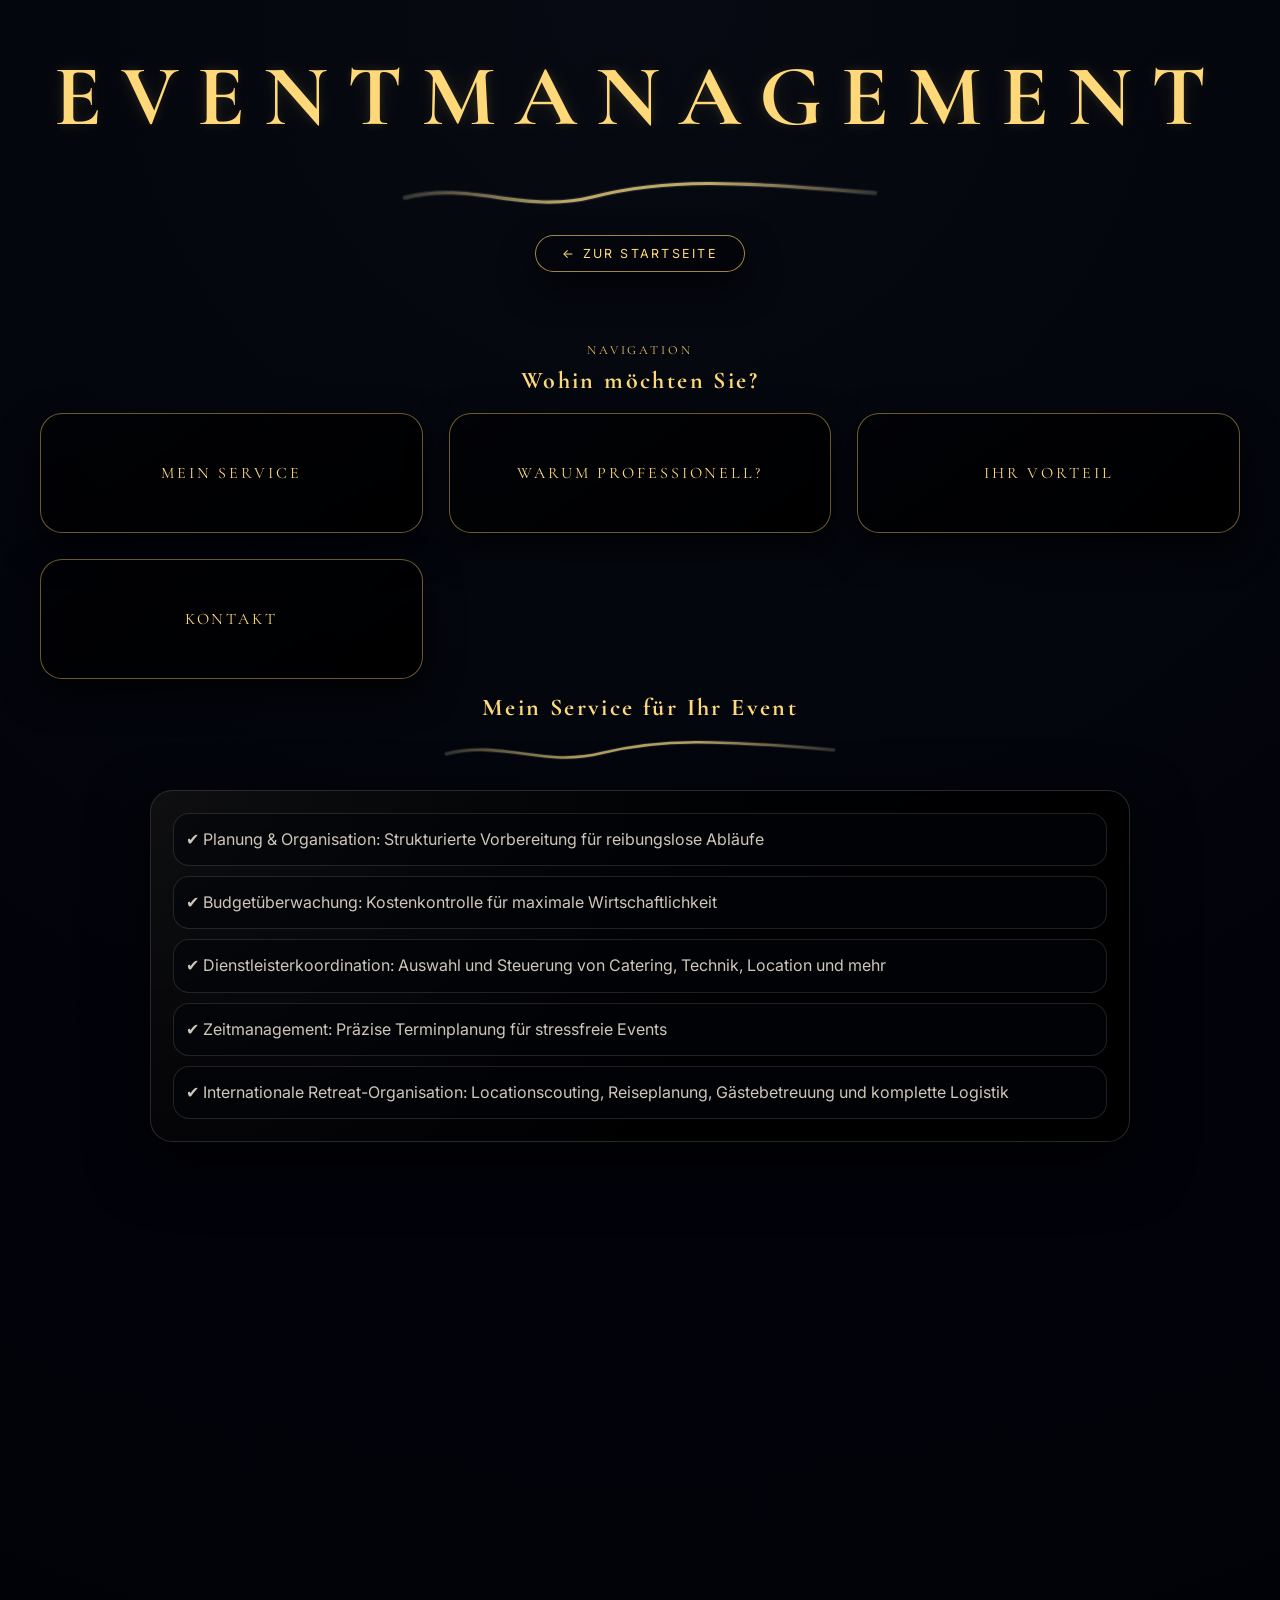
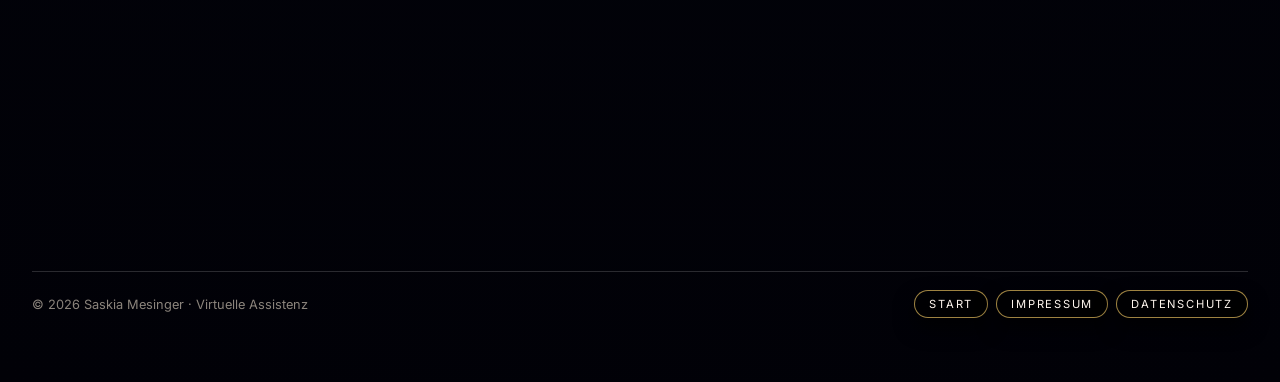
<file: EventManagment/index.html>
<!doctype html>
<html lang="de">
<head>
  <meta charset="utf-8" />
  <meta name="viewport" content="width=device-width,initial-scale=1" />

  <title>Eventmanagement & Retreat-Organisation – Messen, Firmenfeiern, Sportevents</title>
  <meta name="description" content="Professionelle Eventorganisation: Messen, Firmenfeiern, Sportevents, Masterclasses und Retreats. Strukturierte Planung und Umsetzung." />
  <meta name="robots" content="index,follow" />

  <link href="https://fonts.googleapis.com/css2?family=Cormorant+Garamond:wght@500;600&family=Inter:wght@300;400;500;600&display=swap" rel="stylesheet">
  <link rel="stylesheet" href="style.css" />
</head>

<body>
  <!-- Scroll progress -->
  <div class="scrollbar" aria-hidden="true"><div class="scrollbar__fill" id="scrollFill"></div></div>

  <main class="page" id="top">

    <!-- HERO / TITLE (keine Nav oben) -->
    <section class="hero" aria-label="Seitenkopf">
      <div class="hero__title">
        <h1 class="title title--xl">EVENTMANAGEMENT</h1>
        <div class="wave wave--hero" aria-hidden="true"></div>
      </div>

      <div class="hero__actions">
        <a class="btn btn--ghost" href="../index.html#top">← Zur Startseite</a>
      </div>
    </section>

    <!-- QUICK NAV (erst darunter) -->
    <section class="section" id="nav" aria-label="Inhaltsnavigation">
      <header class="section__head reveal">
        <p class="kicker">Navigation</p>
        <h2 class="title">Wohin möchten Sie?</h2>
      </header>

      <nav class="navgrid reveal" aria-label="Abschnittsnavigation">
        <a class="navgrid__btn" href="#service">Mein Service</a>
        <a class="navgrid__btn" href="#warum">Warum professionell?</a>
        <a class="navgrid__btn" href="#vorteil">Ihr Vorteil</a>
        <a class="navgrid__btn" href="#kontakt">Kontakt</a>
      </nav>
    </section>

    <!-- CONTENT -->
    <section class="stack">

      <!-- SERVICE -->
      <section class="block reveal" id="service">
        <header class="block__head">
          <h2 class="title">Mein Service für Ihr Event</h2>
          <div class="wave" aria-hidden="true"></div>
        </header>

        <div class="card">
          <ul class="list">
            <li>✔ Planung &amp; Organisation: Strukturierte Vorbereitung für reibungslose Abläufe</li>
            <li>✔ Budgetüberwachung: Kostenkontrolle für maximale Wirtschaftlichkeit</li>
            <li>✔ Dienstleisterkoordination: Auswahl und Steuerung von Catering, Technik, Location und mehr</li>
            <li>✔ Zeitmanagement: Präzise Terminplanung für stressfreie Events</li>
            <li>✔ Internationale Retreat-Organisation: Locationscouting, Reiseplanung, Gästebetreuung und komplette Logistik</li>
          </ul>
        </div>
      </section>

      <!-- WARUM -->
      <section class="block reveal" id="warum">
        <header class="block__head">
          <h2 class="title">Warum professionelles Eventmanagement?</h2>
          <div class="wave" aria-hidden="true"></div>
        </header>

        <div class="card">
          <ul class="list list--plain">
            <li>Effizienz: Sie sparen Zeit und Ressourcen</li>
            <li>Transparenz: Klare Kostenübersicht und regelmäßige Updates</li>
            <li>Erfahrung: Organisation von Messen, Firmenfeiern, Sportevents, Masterclasses und Retreats seit über 15 Jahren</li>
            <li>Flexibilität: Individuelle Konzepte für jedes Budget und jede Zielgruppe</li>
          </ul>
        </div>
      </section>

      <!-- VORTEIL -->
      <section class="block reveal" id="vorteil">
        <header class="block__head">
          <h2 class="title">Ihr Vorteil</h2>
          <div class="wave" aria-hidden="true"></div>
        </header>

        <div class="card">
          <p class="text">
            Mit meiner Unterstützung wird Ihr Event professionell geplan… – ob Business-Event,
            Sportveranstaltung oder Retreat im Ausland.<br>
            Ich kümmere mich um alle Details, damit Sie sich vollständig auf Ihre Gäste und Inhalte
            konzentrieren können.
          </p>
        </div>
      </section>

     
    </section>

    <!-- FOOTER -->
    <footer class="footer">
      <div>
        <span>© <span id="year"></span> Saskia Mesinger · Virtuelle Assistenz</span>
      </div>
      <div class="footer__links">
        <a class="btn btn--mini" href="../index.html#kontakt">Start</a>
        <a class="btn btn--mini" href="../index.html#impressum">Impressum</a>
        <a class="btn btn--mini" href="../index.html#datenschutz">Datenschutz</a>
      </div>
    </footer>

  </main>

  <script>
    // Scrollbar
    const fill = document.getElementById('scrollFill');
    const year = document.getElementById('year');
    if (year) year.textContent = new Date().getFullYear();

    const onScroll = () => {
      const h = document.documentElement;
      const max = (h.scrollHeight - h.clientHeight) || 1;
      const p = (h.scrollTop / max) * 100;
      if (fill) fill.style.width = p + '%';
    };
    window.addEventListener('scroll', onScroll, { passive:true });
    onScroll();

    // Reveal
    const io = new IntersectionObserver((entries)=>{
      entries.forEach(e => e.target.classList.toggle('in', e.isIntersecting));
    }, { threshold: 0.14 });
    document.querySelectorAll('.reveal').forEach(el => io.observe(el));
  </script>
  <script src="script.js"></script>
  <script src="../responsive.js" defer></script>

</body>
</html>
</file>
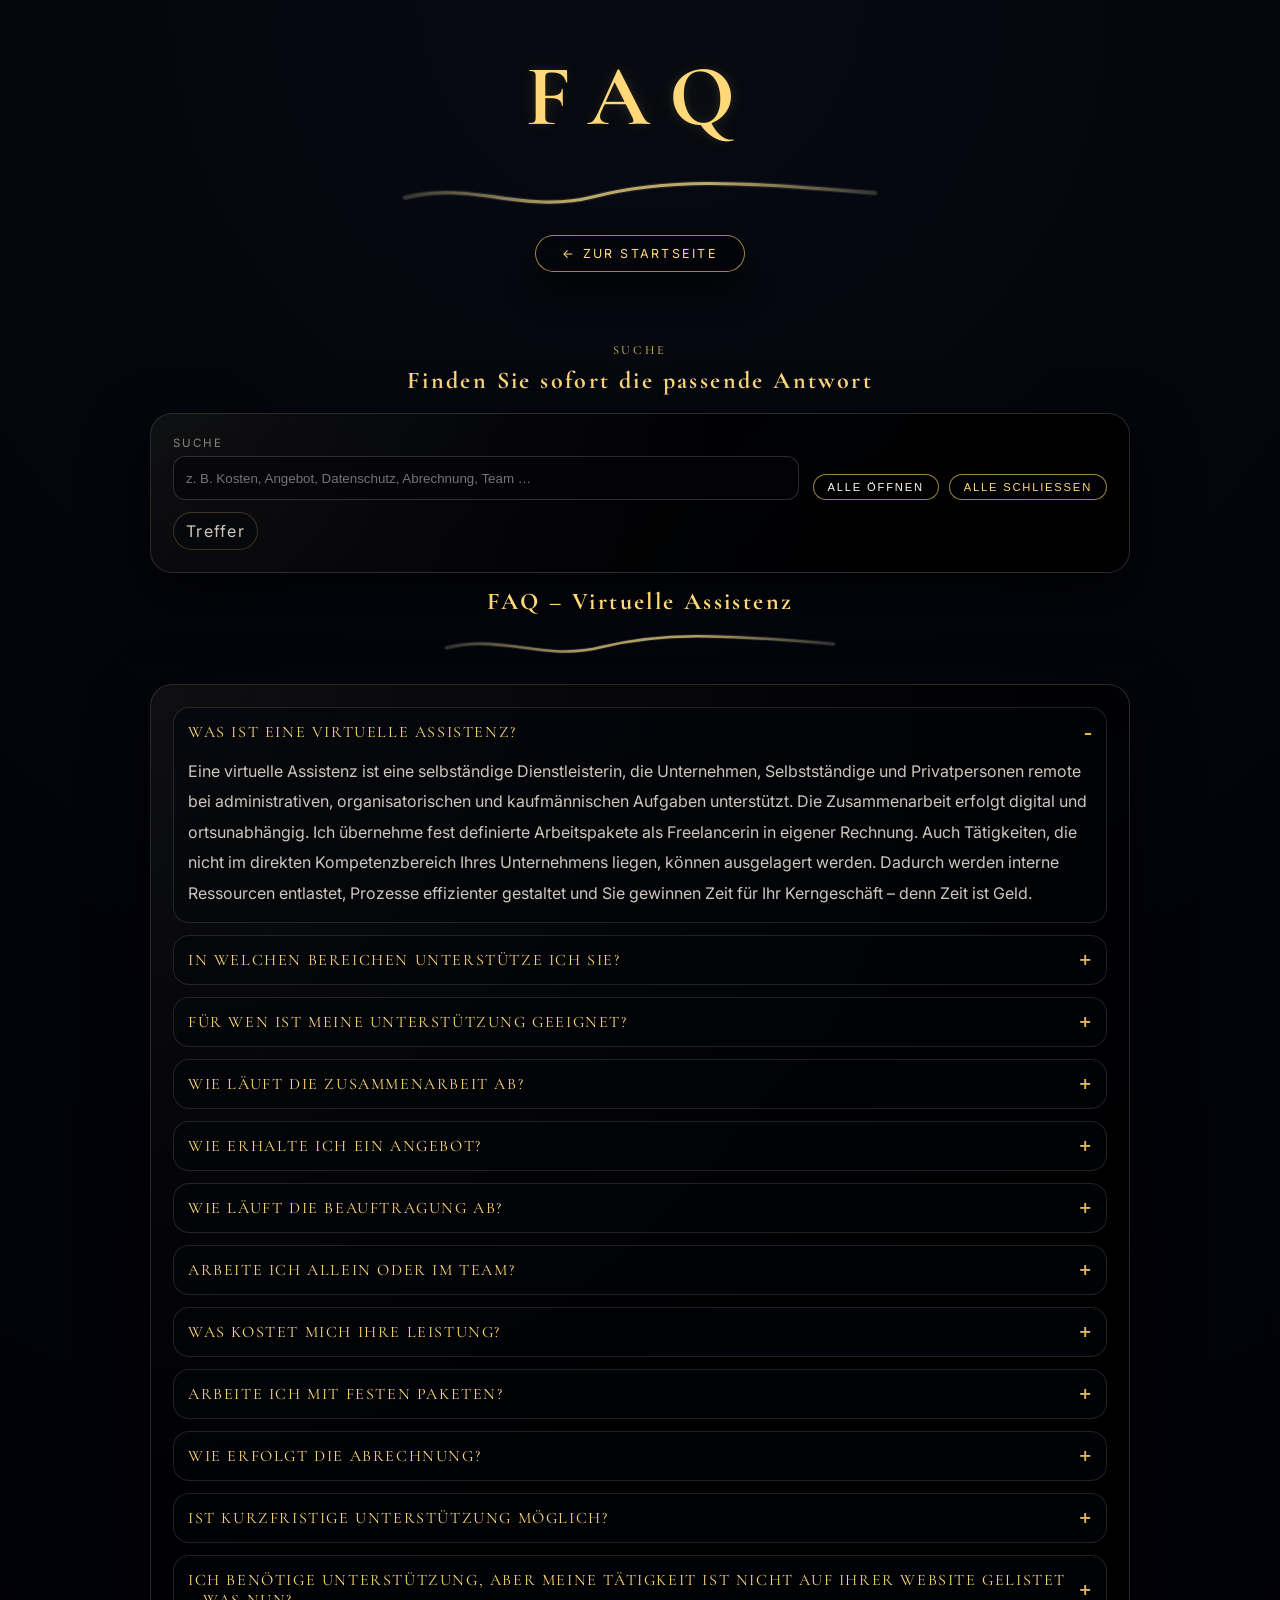
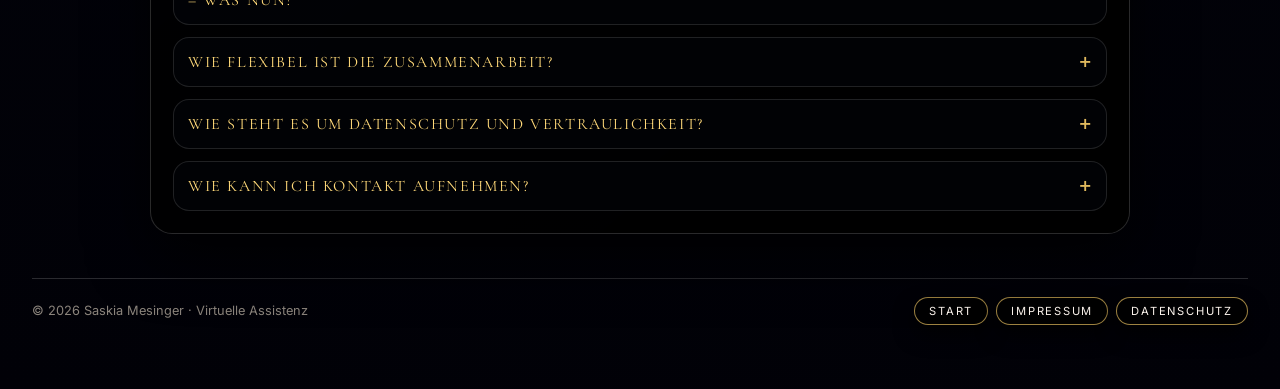
<file: faq/index.html>
<!doctype html>
<html lang="de">
<head>
  <meta charset="utf-8" />
  <meta name="viewport" content="width=device-width,initial-scale=1" />

  <title>FAQ – Virtuelle Assistenz</title>
  <meta name="description" content="FAQ zur Virtuellen Assistenz: Leistungen, Ablauf, Angebot, Abrechnung, Kosten, Flexibilität, Datenschutz und Kontakt." />
  <meta name="robots" content="index,follow" />

  <link href="https://fonts.googleapis.com/css2?family=Cormorant+Garamond:wght@500;600&family=Inter:wght@300;400;500;600&display=swap" rel="stylesheet">
  <link rel="stylesheet" href="style.css" />
</head>

<body>
  <!-- Scroll progress -->
  <div class="scrollbar" aria-hidden="true">
    <div class="scrollbar__fill" id="scrollFill"></div>
  </div>

  <main class="page" id="top">

    <!-- HERO / TITLE -->
    <section class="hero" aria-label="Seitenkopf">
      <div class="hero__title">
        <h1 class="title title--xl">FAQ</h1>
        <div class="wave wave--hero" aria-hidden="true"></div>
      </div>

      <div class="hero__actions">
        <a class="btn btn--ghost" href="../index.html#top">← Zur Startseite</a>
      </div>
    </section>

   
   <!-- SEARCH (statt Navigation) -->
<section class="section" id="suche" aria-label="FAQ Suche">
  <header class="section__head reveal">
    <p class="kicker">Suche</p>
    <h2 class="title">Finden Sie sofort die passende Antwort</h2>
  </header>

  <div class="card reveal">
    <div class="faq-search">
      <div class="faq-search__row">
        <label class="faq-search__field">
          <span class="faq-search__label">Suche</span>
          <input
            id="faqSearch"
            class="faq-search__input"
            type="search"
            placeholder="z. B. Kosten, Angebot, Datenschutz, Abrechnung, Team …"
            autocomplete="off"
          />
        </label>

        <div class="faq-search__actions">
          <button class="btn btn--mini" type="button" id="faqOpenAll">Alle öffnen</button>
          <button class="btn btn--mini btn--ghost" type="button" id="faqCloseAll">Alle schließen</button>
        </div>
      </div>

      <div class="faq-search__meta">
        <div class="pill" id="faqCount">0 Treffer</div>
        <button class="btn btn--mini btn--ghost" type="button" id="faqClear" style="display:none;">Zurücksetzen</button>
      </div>

      <div class="faq-search__empty" id="faqEmpty" style="display:none;">
        Keine Treffer. Bitte versuchen Sie einen anderen Begriff.
      </div>
    </div>
  </div>
</section>


    <!-- CONTENT -->
    <section class="stack">

      <!-- FAQ ACCORDION -->
      <section class="block reveal" id="faq">
        <header class="block__head">
          <h2 class="title">FAQ – Virtuelle Assistenz</h2>
          <div class="wave" aria-hidden="true"></div>
        </header>

        <div class="card">
          <div class="faq">

            <details class="faq__item" id="wasist" open>
              <summary class="faq__q">Was ist eine virtuelle Assistenz?</summary>
              <div class="faq__a prose">
                <p>
                  Eine virtuelle Assistenz ist eine selbständige Dienstleisterin, die Unternehmen, Selbstständige und Privatpersonen remote bei administrativen, organisatorischen und kaufmännischen Aufgaben unterstützt. Die Zusammenarbeit erfolgt digital und ortsunabhängig. Ich übernehme fest definierte Arbeitspakete als Freelancerin in eigener Rechnung. Auch Tätigkeiten, die nicht im direkten Kompetenzbereich Ihres Unternehmens liegen, können ausgelagert werden. Dadurch werden interne Ressourcen entlastet, Prozesse effizienter gestaltet und Sie gewinnen Zeit für Ihr Kerngeschäft – denn Zeit ist Geld.
                </p>
              </div>
            </details>

            <details class="faq__item" id="bereiche">
              <summary class="faq__q">In welchen Bereichen unterstütze ich Sie?</summary>
              <div class="faq__a prose">
                <p>Ich unterstütze Sie unter anderem in den folgenden Bereichen:</p>
                <ul class="list">
                  <li>Projektmanagement</li>
                  <li>Eventmanagement</li>
                  <li>Backoffice &amp; Büroorganisation</li>
                  <li>Vorbereitende Buchhaltung</li>
                  <li>Recruiting &amp; Personalorganisation</li>
                </ul>
                <div class="prose" style="margin-top:14px;">
                  <p>
                    Die einzelnen Leistungsbereiche können flexibel kombiniert und individuell auf Ihren Bedarf abgestimmt werden.
                  </p>
                </div>
              </div>
            </details>

            <details class="faq__item" id="fuerwen">
              <summary class="faq__q">Für wen ist meine Unterstützung geeignet?</summary>
              <div class="faq__a prose">
                <p>
                  Meine Leistungen richten sich an Selbstständige, Freiberufler, kleine und mittelständische Unternehmen sowie Start-ups. Darüber hinaus unterstütze ich auch Privatpersonen, zum Beispiel bei Vermietungen oder anderen administrativen und organisatorischen Aufgaben. Grundsätzlich ist meine Unterstützung überall dort sinnvoll, wo Entlastung, Struktur und professionelle Unterstützung gefragt sind.
                </p>
              </div>
            </details>

            <details class="faq__item" id="ablauf">
              <summary class="faq__q">Wie läuft die Zusammenarbeit ab?</summary>
              <div class="faq__a prose">
                <p>
                  Die Zusammenarbeit erfolgt strukturiert, transparent und partnerschaftlich. Gerne vereinbaren wir regelmäßige Abstimmungstermine – wöchentlich, zweiwöchentlich oder monatlich, je nach Projektumfang und Bedarf. Ich bin per WhatsApp, E-Mail und Telefon erreichbar und stehe auch für kurzfristige Anliegen oder einen schnellen Austausch zur Verfügung. Meine Kundinnen und Kunden werden zuverlässig begleitet und erhalten jederzeit Rückmeldung.
                </p>
              </div>
            </details>

            <details class="faq__item" id="angebot">
              <summary class="faq__q">Wie erhalte ich ein Angebot?</summary>
              <div class="faq__a prose">
                <p>
                  Nach Ihrer persönlichen Kontaktaufnahme führen wir ein ausführliches Gespräch, um Ihren Bedarf, den gewünschten Arbeitsumfang und die Unterstützungsmöglichkeiten zu klären. Auf dieser Basis evaluiere ich den Aufwand und erstelle ein individuelles, transparentes Angebot.
                </p>
              </div>
            </details>

            <details class="faq__item" id="beauftragung">
              <summary class="faq__q">Wie läuft die Beauftragung ab?</summary>
              <div class="faq__a prose">
                <p>
                  Nach Annahme des Angebots schließen wir einen gemeinsamen Vertrag, in dem Leistungen, Rahmenbedingungen und Abrechnungsmodalitäten klar festgelegt werden. Dies dient der rechtlichen Absicherung beider Seiten und stellt eine professionelle und transparente Grundlage für die Zusammenarbeit dar.
                </p>
              </div>
            </details>

            <details class="faq__item" id="team">
              <summary class="faq__q">Arbeite ich allein oder im Team?</summary>
              <div class="faq__a prose">
                <p>
                  Ich bin Ihre feste Ansprechpartnerin. Zusätzlich arbeite ich bei Bedarf mit einem qualifizierten Team zusammen. Aufgaben und Arbeitspakete werden gezielt nach Kompetenzen, Erfahrungen und Stärken verteilt. So erweitern wir die fachliche Bandbreite, überbrücken Ausfallzeiten wie Urlaub oder Krankheit und stellen sicher, dass mindestens zwei Personen mit Ihrem Projekt vertraut sind. Bei zeitkritischen Aufgaben können mehrere Teammitglieder parallel arbeiten, um schneller Ergebnisse zu erzielen.
                </p>
              </div>
            </details>

            <details class="faq__item" id="kosten">
              <summary class="faq__q">Was kostet mich Ihre Leistung?</summary>
              <div class="faq__a prose">
                <p>
                  Die Kosten richten sich nach Art der Tätigkeit, dem erforderlichen Fachwissen und der Komplexität der Aufgaben. Ich arbeite mit unterschiedlichen Stundensätzen, die ab 45 Euro pro Stunde beginnen. Der konkrete Stundensatz wird im persönlichen Gespräch transparent festgelegt.
                </p>
              </div>
            </details>

            <details class="faq__item" id="pakete">
              <summary class="faq__q">Arbeite ich mit festen Paketen?</summary>
              <div class="faq__a prose">
                <p>
                  Nein. Feste Pakete halte ich für ungeeignet, da der tatsächliche Aufwand stark variieren kann. Die stundenbasierte Abrechnung stellt sicher, dass Sie nur für den tatsächlich benötigten Aufwand zahlen und unnötige Mehrkosten vermieden werden.
                </p>
              </div>
            </details>

            <details class="faq__item" id="abrechnung">
              <summary class="faq__q">Wie erfolgt die Abrechnung?</summary>
              <div class="faq__a prose">
                <p>
                  Die Abrechnung erfolgt stundenweise. Alle Tätigkeiten werden minutengenau erfasst, sodass ausschließlich die tatsächlich geleistete Zeit abgerechnet wird. Die Rechnungsstellung erfolgt monatlich über die erbrachten Leistungen oder nach Abschluss eines Projektes.
                </p>
              </div>
            </details>

            <details class="faq__item" id="kurzfristig">
              <summary class="faq__q">Ist kurzfristige Unterstützung möglich?</summary>
              <div class="faq__a prose">
                <p>
                  Ja, kurzfristige Unterstützung ist in der Regel jederzeit nach Absprache möglich. Gerne unterstütze ich auch bei einmaligen Tätigkeiten oder als Vertretung bei krankheitsbedingten Ausfällen von Mitarbeitenden.
                </p>
              </div>
            </details>

            <details class="faq__item" id="nichtgelistet">
              <summary class="faq__q">Ich benötige Unterstützung, aber meine Tätigkeit ist nicht auf Ihrer Website gelistet – was nun?</summary>
              <div class="faq__a prose">
                <p>
                  Das ist gar kein Problem. Bitte sprechen Sie mich einfach persönlich darauf an. Viele Tätigkeiten ergeben sich individuell aus dem Arbeitsalltag und lassen sich nicht vollständig abbilden. Ich bin offen für unterschiedliche Aufgabenstellungen und wir finden gemeinsam eine passende Lösung für Ihren Bedarf.
                </p>
              </div>
            </details>

            <details class="faq__item" id="flexibel">
              <summary class="faq__q">Wie flexibel ist die Zusammenarbeit?</summary>
              <div class="faq__a prose">
                <p>
                  Der Umfang und die Dauer der Zusammenarbeit können jederzeit angepasst werden. So bleiben Sie flexibel und können schnell auf veränderte Anforderungen reagieren.
                </p>
              </div>
            </details>

            <details class="faq__item" id="datenschutz">
              <summary class="faq__q">Wie steht es um Datenschutz und Vertraulichkeit?</summary>
              <div class="faq__a prose">
                <p>
                  Ihre Daten werden vertraulich behandelt und ausschließlich im Rahmen der vereinbarten Tätigkeit verwendet. Nach Beendigung des Vertragsverhältnisses werden sämtliche Daten ordnungsgemäß gelöscht oder vernichtet, sofern keine gesetzlichen Aufbewahrungspflichten bestehen.
                </p>
              </div>
            </details>

            <details class="faq__item" id="kontakt">
              <summary class="faq__q">Wie kann ich Kontakt aufnehmen?</summary>
              <div class="faq__a prose">
                <p>
                  Sie können mich jederzeit persönlich per E-Mail, Telefon oder WhatsApp kontaktieren. Gerne besprechen wir Ihr Anliegen unverbindlich.
                </p>
              </div>
            </details>

          </div>
        </div>
      </section>

    </section>

    <!-- FOOTER -->
    <footer class="footer">
      <div>
        <span>© <span id="year"></span> Saskia Mesinger · Virtuelle Assistenz</span>
      </div>
      <div class="footer__links">
        <a class="btn btn--mini" href="../index.html#top">Start</a>
        <a class="btn btn--mini" href="../index.html#impressum">Impressum</a>
        <a class="btn btn--mini" href="../index.html#datenschutz">Datenschutz</a>
      </div>
    </footer>

  </main>

  <script src="script.js"></script>
  <script src="../responsive.js" defer></script>

</body>
</html>
</file>
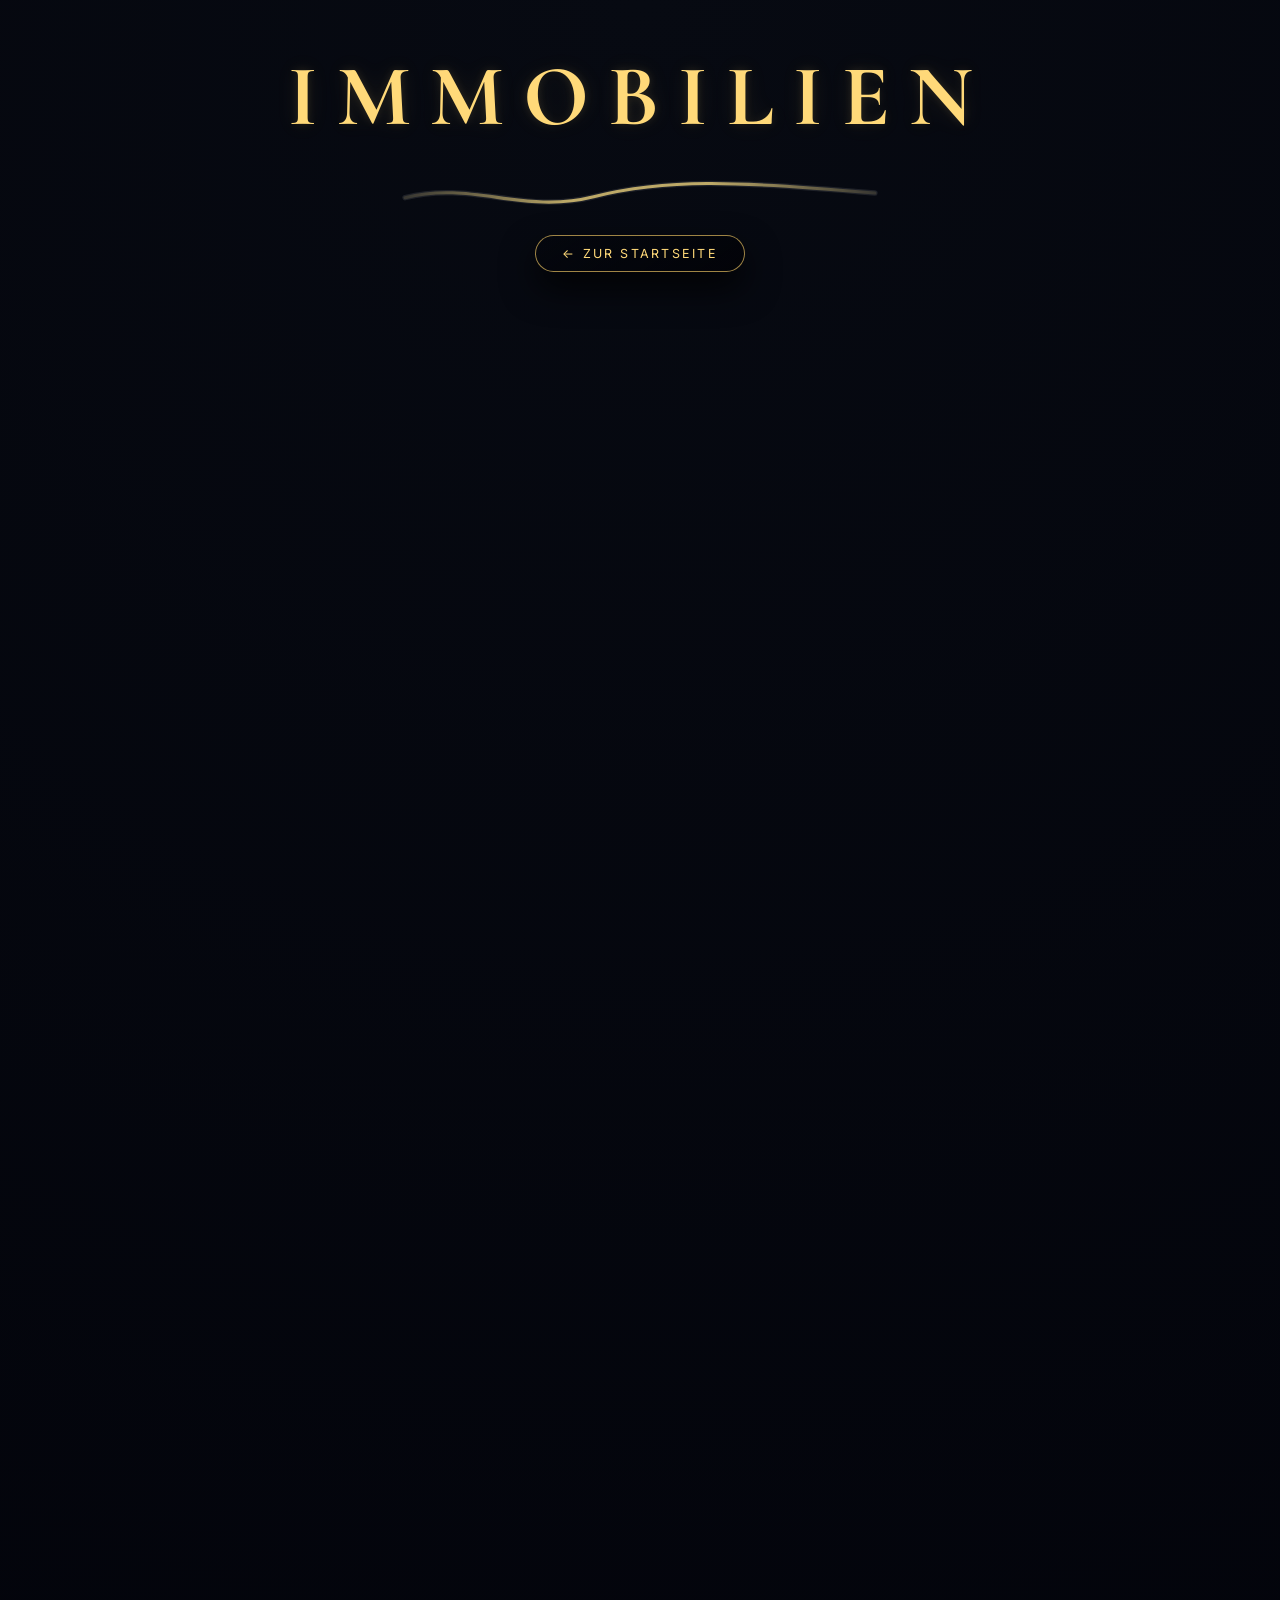
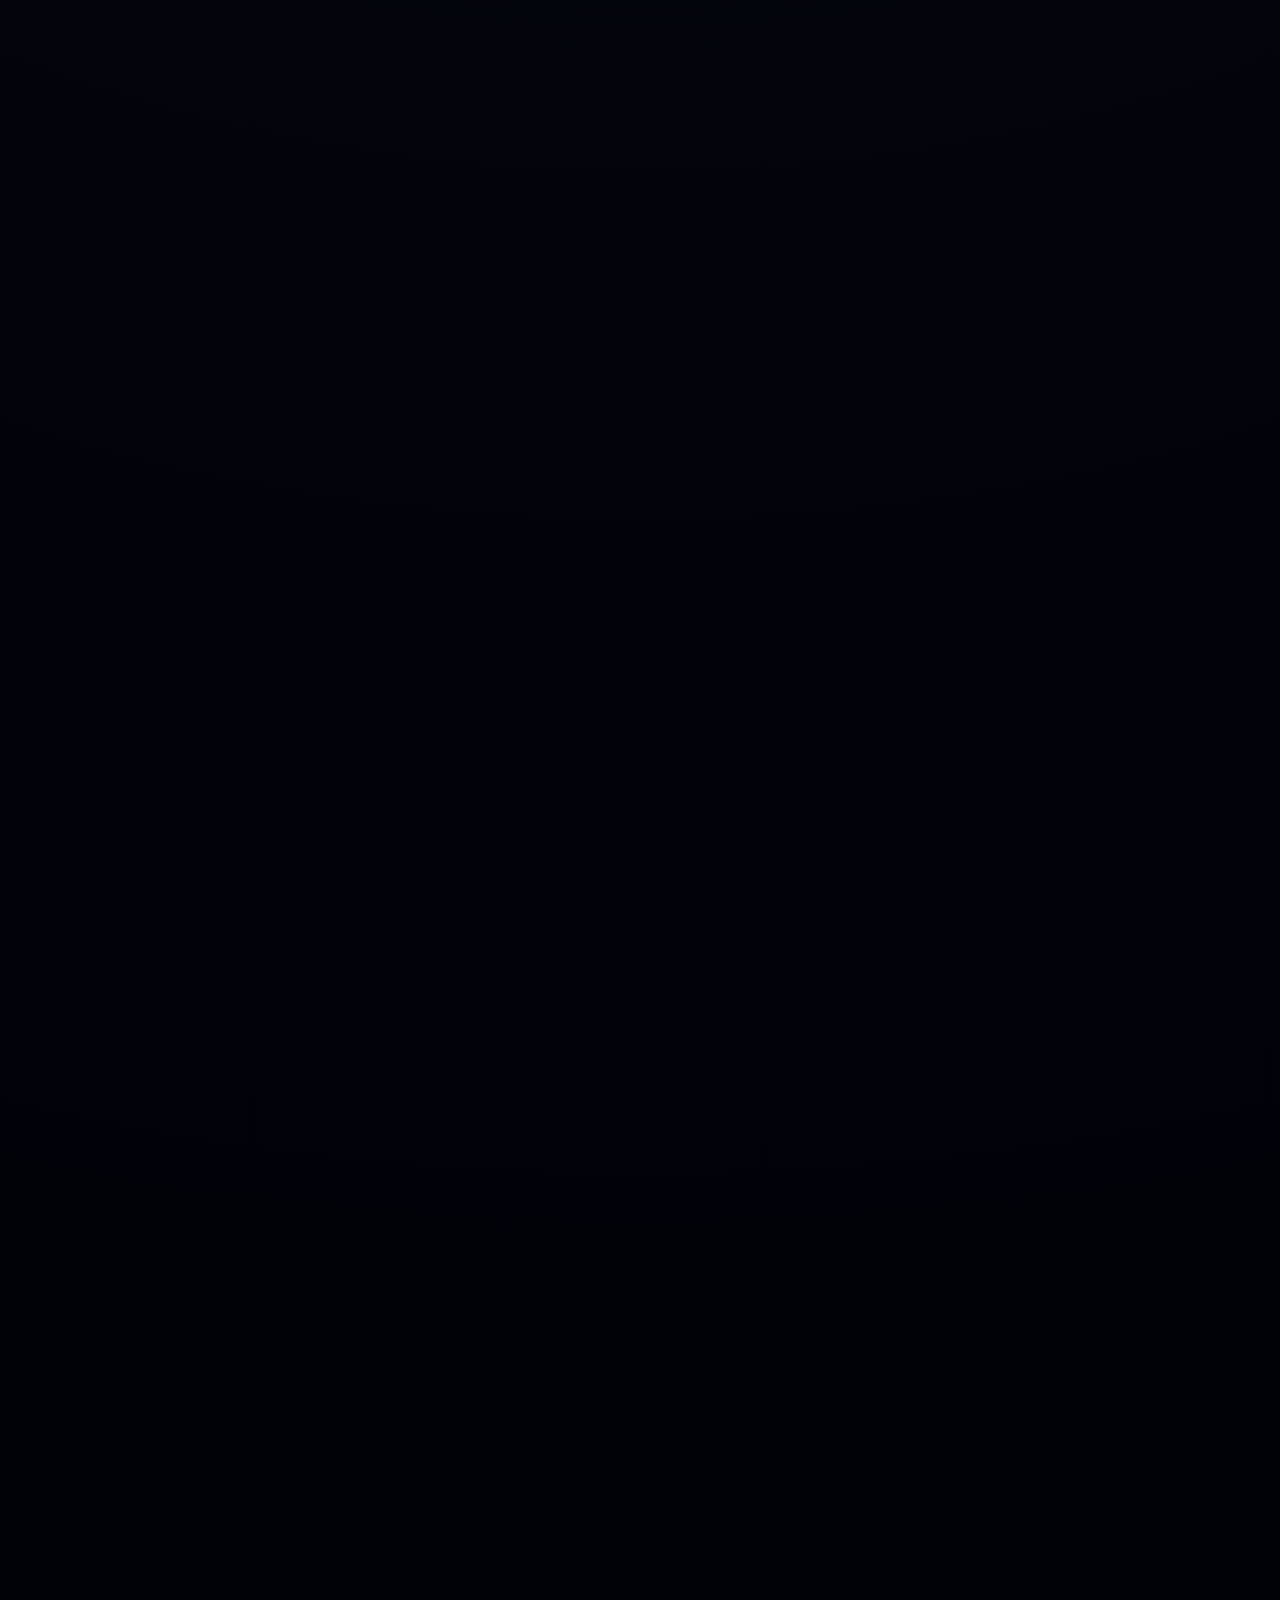
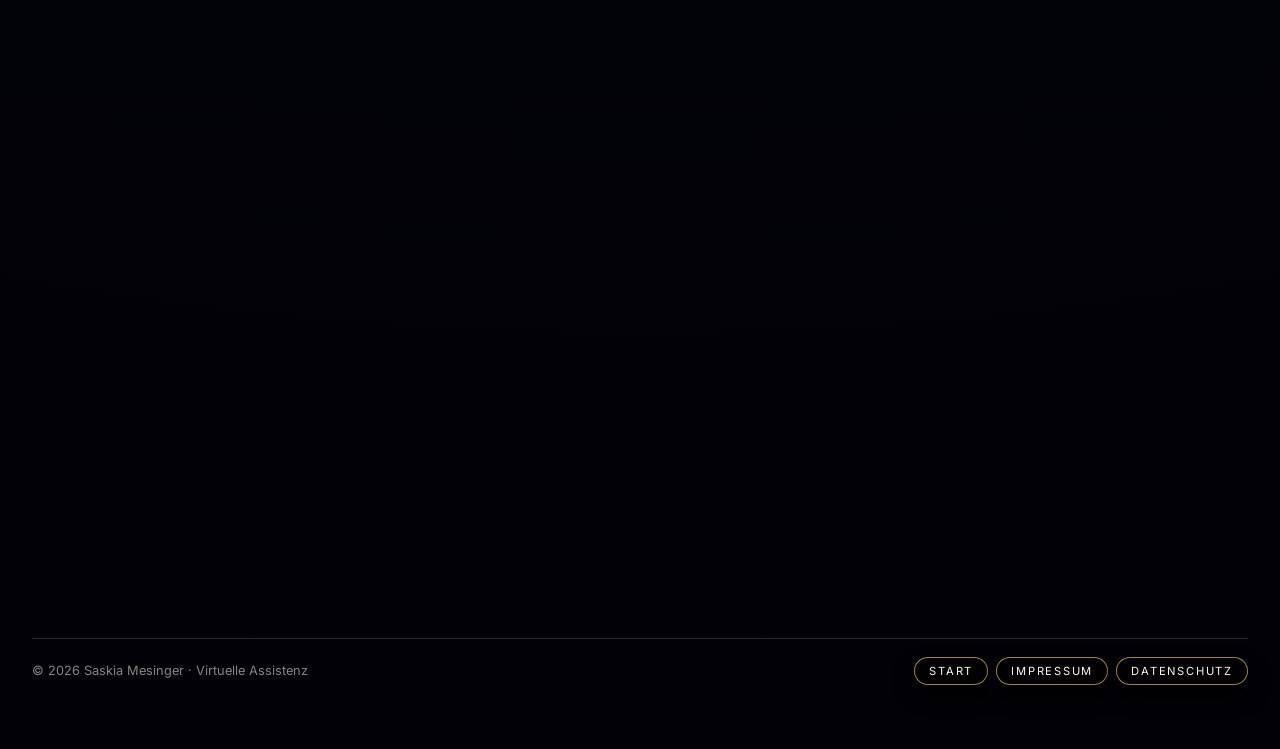
<file: Immobilien/index.html>
<!doctype html>
<html lang="de">
<head>
  <meta charset="utf-8" />
  <meta name="viewport" content="width=device-width,initial-scale=1" />

  <title>Immobilien – Betreuung, Verwaltung, Vermietung & Kurzzeitvermietung</title>
  <meta name="description" content="Immobilienbetreuung: Vermietungsservice, Immobilienverwaltung, Bau- & Sanierungs-Projektmanagement sowie Kurzzeitvermietung – strukturiert, zuverlässig, dokumentiert." />
  <meta name="robots" content="index,follow" />

  <link href="https://fonts.googleapis.com/css2?family=Cormorant+Garamond:wght@500;600&family=Inter:wght@300;400;500;600&display=swap" rel="stylesheet">
  <link rel="stylesheet" href="style.css" />
</head>

<body>
  <!-- Scroll progress -->
  <div class="scrollbar" aria-hidden="true">
    <div class="scrollbar__fill" id="scrollFill"></div>
  </div>

  <main class="page" id="top">

    <!-- HERO / TITLE -->
    <section class="hero" aria-label="Seitenkopf">
      <div class="hero__title">
        <h1 class="title title--xl">IMMOBILIEN</h1>
        <div class="wave wave--hero" aria-hidden="true"></div>
      </div>

      <div class="hero__actions">
        <a class="btn btn--ghost" href="../index.html#top">← Zur Startseite</a>
      </div>
    </section>

    <!-- QUICK NAV -->
    <section class="section" id="nav" aria-label="Inhaltsnavigation">
      <header class="section__head reveal">
        <p class="kicker">Navigation</p>
        <h2 class="title">Wohin möchten Sie?</h2>
      </header>

      <nav class="navgrid reveal" aria-label="Abschnittsnavigation">
        <a class="navgrid__btn" href="#overview">Überblick</a>
        <a class="navgrid__btn" href="#vermietung">Vermietungsservice</a>
        <a class="navgrid__btn" href="#verwaltung">Immobilienverwaltung</a>
        <a class="navgrid__btn" href="#projekt">Bau & Sanierung</a>
        <a class="navgrid__btn" href="#kurzzeit">Kurzzeitvermietung</a>
      </nav>
    </section>

    <!-- CONTENT -->
    <section class="stack">

      <!-- OVERVIEW -->
      <section class="block reveal" id="overview">
        <header class="block__head">
          <h2 class="title">Immobilienbetreuung – Ihr Rundum-Service</h2>
          <div class="wave" aria-hidden="true"></div>
        </header>

        <div class="card">
          <div class="prose">
            <p>
              Als erfahrene Expertin für Immobilienbetreuung biete ich Ihnen einen umfassenden Service: professionelle Vermietung,
              Immobilienverwaltung, Projektmanagement für Bau- und Sanierung sowie die Organisation der Kurzzeitvermietung.
            </p>
            <p>
              Ziel ist es, Ihre Immobilie effizient, rentabel und sorgenfrei zu managen – strukturiert, zuverlässig und mit
              sauberer Dokumentation.
            </p>
          </div>
        </div>
      </section>

      <!-- VERMIETUNG -->
      <section class="block reveal" id="vermietung">
        <header class="block__head">
          <h2 class="title">Vermietungsservice – Mieter finden leicht gemacht</h2>
          <div class="wave" aria-hidden="true"></div>
        </header>

        <div class="card">
          <div class="prose">
            <p>Ich übernehme den kompletten Vermietungsprozess:</p>
          </div>

          <ul class="list">
            <li>Erstellung und Optimierung von Exposés</li>
            <li>Schaltung von Inseraten auf relevanten Plattformen</li>
            <li>Schnelle Beantwortung von Anfragen</li>
            <li>Organisation von Besichtigungen</li>
            <li>Bonitätsprüfung</li>
          </ul>

          <div class="prose" style="margin-top:14px;">
            <p>Zusätzlich kümmere ich mich um:</p>
          </div>

          <ul class="list list--plain">
            <li>Rechtssichere Vertragsgestaltung</li>
            <li>Übergabe der Immobilie</li>
            <li>Überwachung der Kautionszahlungen</li>
          </ul>

          <div class="prose" style="margin-top:14px;">
            <p>
              Meine Erfolgsbilanz: Ich finde zuverlässige, langfristige Mieter.
            </p>
          </div>
        </div>
      </section>

      <!-- VERWALTUNG -->
      <section class="block reveal" id="verwaltung">
        <header class="block__head">
          <h2 class="title">Immobilienverwaltung – Rundum organisiert</h2>
          <div class="wave" aria-hidden="true"></div>
        </header>

        <div class="card">
          <div class="prose">
            <p>Ich übernehme die gesamte Verwaltung Ihrer Immobilie:</p>
          </div>

          <ul class="list">
            <li>Kommunikation mit Mietern</li>
            <li>Bearbeitung von Anliegen</li>
            <li>Überwachung von Mietzahlungen</li>
            <li>Betreuung von Mieterwechsel</li>
            <li>Erstellung von Nebenkostenabrechnungen (seit 2017 erfolgreich)</li>
          </ul>

          <div class="prose" style="margin-top:14px;">
            <p>Darüber hinaus:</p>
          </div>

          <ul class="list list--plain">
            <li>Forderungsmanagement</li>
            <li>Kommunikation mit Anwälten bei Bedarf</li>
            <li>Koordination von Wartungs- und Reparaturarbeiten mit qualifizierten Dienstleistern</li>
            <li>Transparente Dokumentation und regelmäßige Reports</li>
          </ul>
        </div>
      </section>

      <!-- PROJEKT -->
      <section class="block reveal" id="projekt">
        <header class="block__head">
          <h2 class="title">Projektmanagement für Bau- und Sanierung</h2>
          <div class="wave" aria-hidden="true"></div>
        </header>

        <div class="card">
          <div class="prose">
            <p>Ob Neubau, Umbau oder Sanierung – ich steuere Ihr Projekt professionell:</p>
          </div>

          <ul class="list">
            <li>Planung, Termin- und Budgetüberwachung</li>
            <li>Auswahl geeigneter Handwerker (Qualität, Termintreue, Kosten)</li>
            <li>Sofortige Optimierungsmaßnahmen bei kritischem Projektverlauf</li>
            <li>Koordination aller Beteiligten und lückenlose Dokumentation</li>
            <li>Kostenkontrolle und Rechnungsprüfung</li>
          </ul>
        </div>
      </section>

      <!-- KURZZEIT -->
      <section class="block reveal" id="kurzzeit">
        <header class="block__head">
          <h2 class="title">Kurzzeitvermietung – Maximale Auslastung</h2>
          <div class="wave" aria-hidden="true"></div>
        </header>

        <div class="card">
          <div class="prose">
            <p>
              Ich organisiere die Kurzzeitvermietung von Monteurswohnungen und Ferienunterkünften:
            </p>
          </div>

          <div class="grid grid--2">
            <article class="card card--mini card--inner">
              <h3 class="title title--sm">Präsenz &amp; Buchungen</h3>
              <ul class="list">
                <li>Professionelle Präsentation auf Buchungsportalen</li>
                <li>Vollständiges Buchungsmanagement</li>
                <li>Verwaltung von Buchungen, Vermeidung von Doppelbuchungen</li>
              </ul>
            </article>

            <article class="card card--mini card--inner">
              <h3 class="title title--sm">Gäste &amp; Qualität</h3>
              <ul class="list">
                <li>Schnelle und freundliche Gästekommunikation</li>
                <li>Problemlösung bei Anliegen und Sonderwünschen</li>
                <li>Bewertungsmanagement für positive Rezensionen</li>
              </ul>
            </article>

            <article class="card card--mini card--inner card--wide">
              <h3 class="title title--sm">Optimierung &amp; Services</h3>
              <ul class="list list--plain">
                <li>Preisoptimierung und Anpassung von Mindestaufenthalten</li>
                <li>Koordination von Reinigungsdiensten und Hausmeisterservices</li>
              </ul>

              <div class="prose" style="margin-top:14px;">
                <p>
                  Ihr Vorteil: Höhere Auslastung, zufriedene Gäste und maximale Rentabilität.
                </p>
              </div>
            </article>
          </div>
        </div>
      </section>

    </section>

    <!-- FOOTER -->
    <footer class="footer">
      <div>
        <span>© <span id="year"></span> Saskia Mesinger · Virtuelle Assistenz</span>
      </div>
      <div class="footer__links">
        <a class="btn btn--mini" href="../index.html#top">Start</a>
        <a class="btn btn--mini" href="../index.html#impressum">Impressum</a>
        <a class="btn btn--mini" href="../index.html#datenschutz">Datenschutz</a>
      </div>
    </footer>

  </main>

  <script src="script.js"></script>
  <script src="../responsive.js" defer></script>

</body>
</html>
</file>
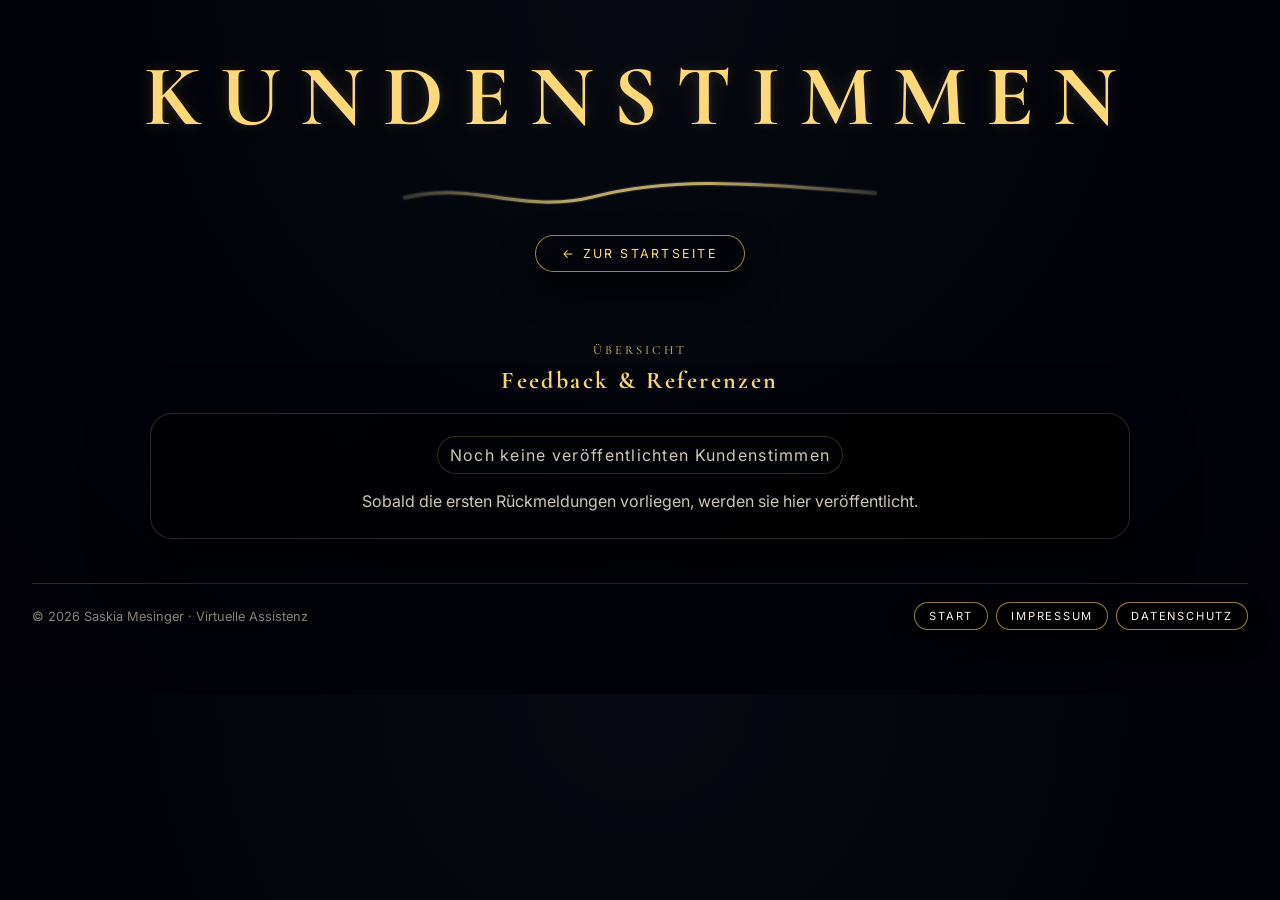
<file: Kundenstimmen/index.html>
<!doctype html>
<html lang="de">
<head>
  <meta charset="utf-8" />
  <meta name="viewport" content="width=device-width,initial-scale=1" />

  <title>Kundenstimmen</title>
  <meta name="description" content="Kundenstimmen und Feedback. Hier werden nach und nach echte Rückmeldungen veröffentlicht." />
  <meta name="robots" content="index,follow" />

  <link href="https://fonts.googleapis.com/css2?family=Cormorant+Garamond:wght@500;600&family=Inter:wght@300;400;500;600&display=swap" rel="stylesheet">
  <link rel="stylesheet" href="style.css" />
</head>

<body>
  <!-- Scroll progress -->
  <div class="scrollbar" aria-hidden="true">
    <div class="scrollbar__fill" id="scrollFill"></div>
  </div>

  <main class="page" id="top">

    <!-- HERO -->
    <section class="hero" aria-label="Seitenkopf">
      <div class="hero__title">
        <h1 class="title title--xl">KUNDENSTIMMEN</h1>
        <div class="wave wave--hero" aria-hidden="true"></div>
      </div>

      <div class="hero__actions">
        <a class="btn btn--ghost" href="../index.html#top">← Zur Startseite</a>
      </div>
    </section>

    <!-- NAV -->
    <section class="section" id="nav" aria-label="Inhaltsnavigation">
      <header class="section__head reveal">
        <p class="kicker">Übersicht</p>
        <h2 class="title">Feedback & Referenzen</h2>
      </header>

      

    
        <!-- Empty State (keine Fake-Stimmen) -->
        <div class="card empty" id="emptyState">
          <div class="empty__inner">
            <div class="empty__badge">Noch keine veröffentlichten Kundenstimmen</div>
            <div class="prose">
              <p>
                Sobald die ersten Rückmeldungen vorliegen, werden sie hier veröffentlicht.
              </p>
           
        </div>
      </section>

      
   
    </section>

    <!-- FOOTER -->
    <footer class="footer">
      <div>
      <span>© <span id="year"></span> Saskia Mesinger · Virtuelle Assistenz</span>
      
      </div>

      <div class="footer__links">
        <a class="btn btn--mini" href="../index.html#top">Start</a>
        <a class="btn btn--mini" href="../index.html#impressum">Impressum</a>
        <a class="btn btn--mini" href="../index.html#datenschutz">Datenschutz</a>
      </div>
    </footer>

  </main>

  <script src="script.js"></script>
  <script src="../responsive.js" defer></script>

</body>
</html>
</file>
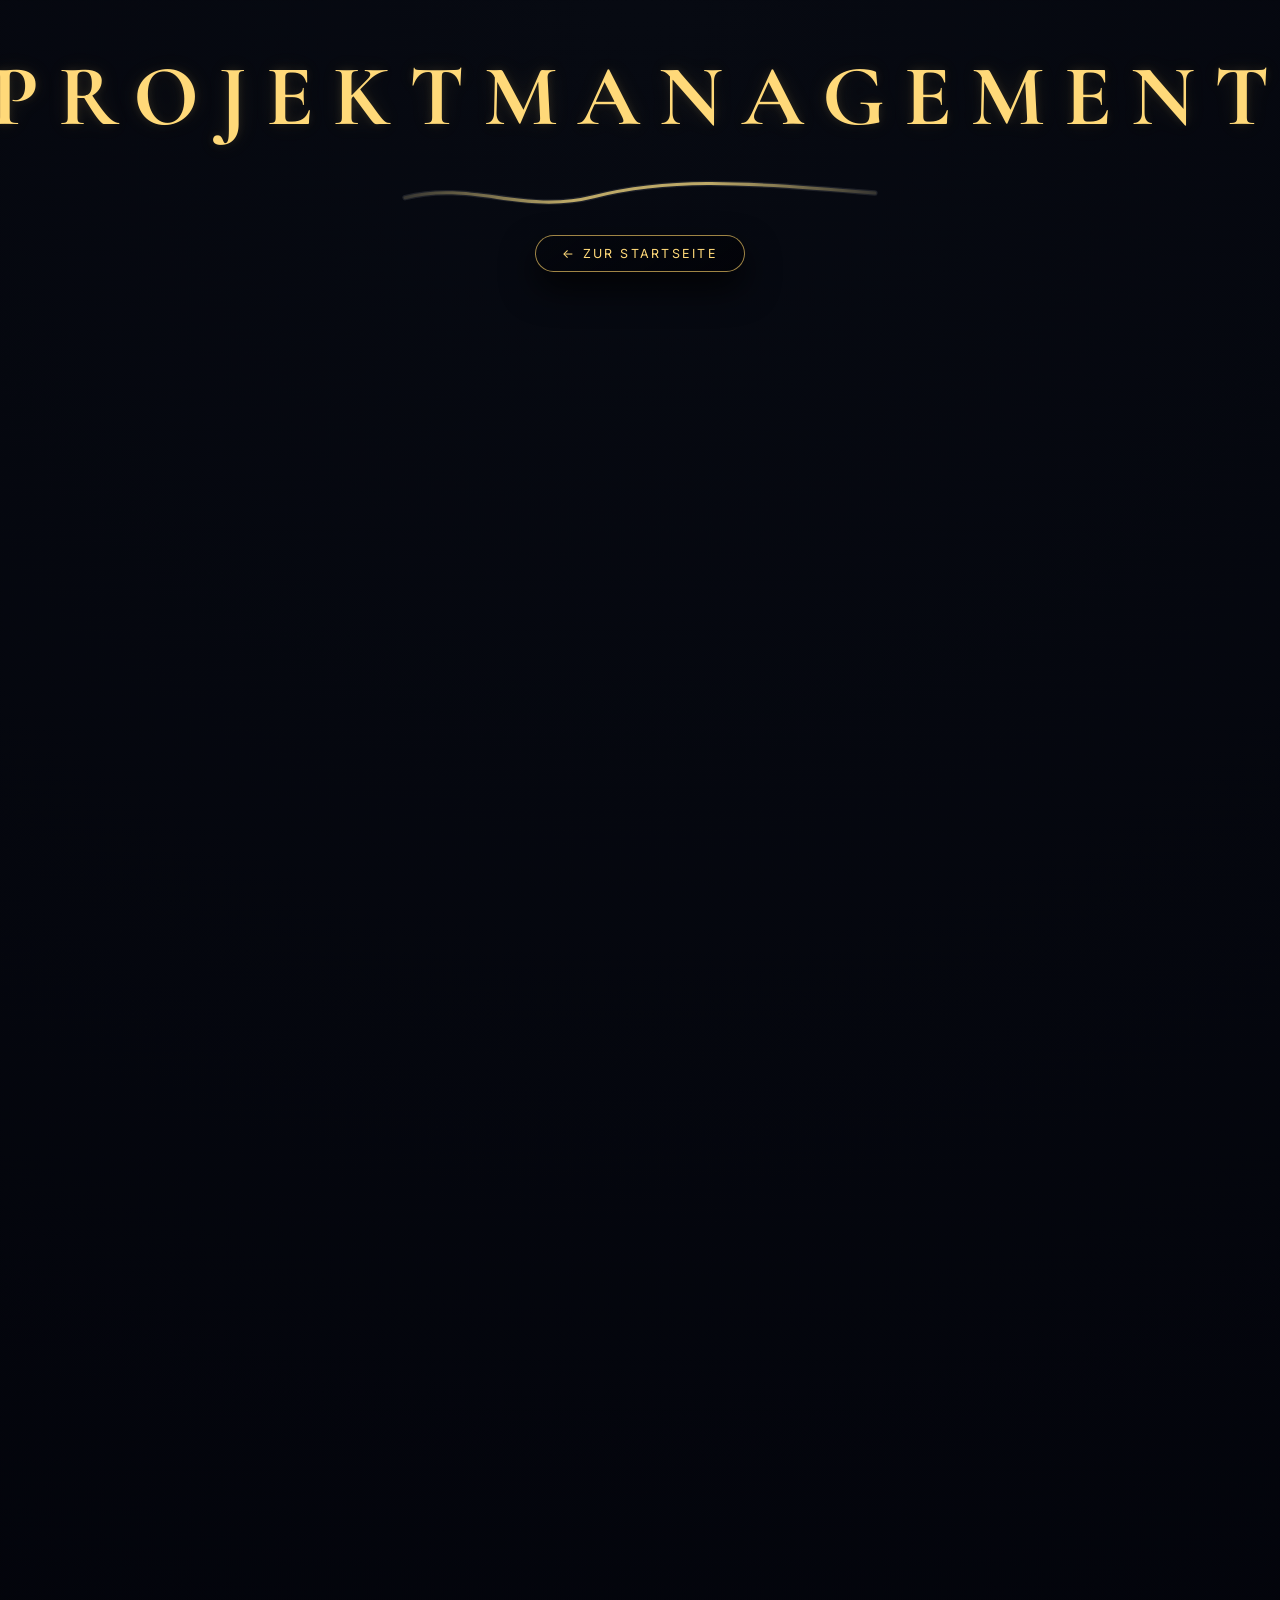
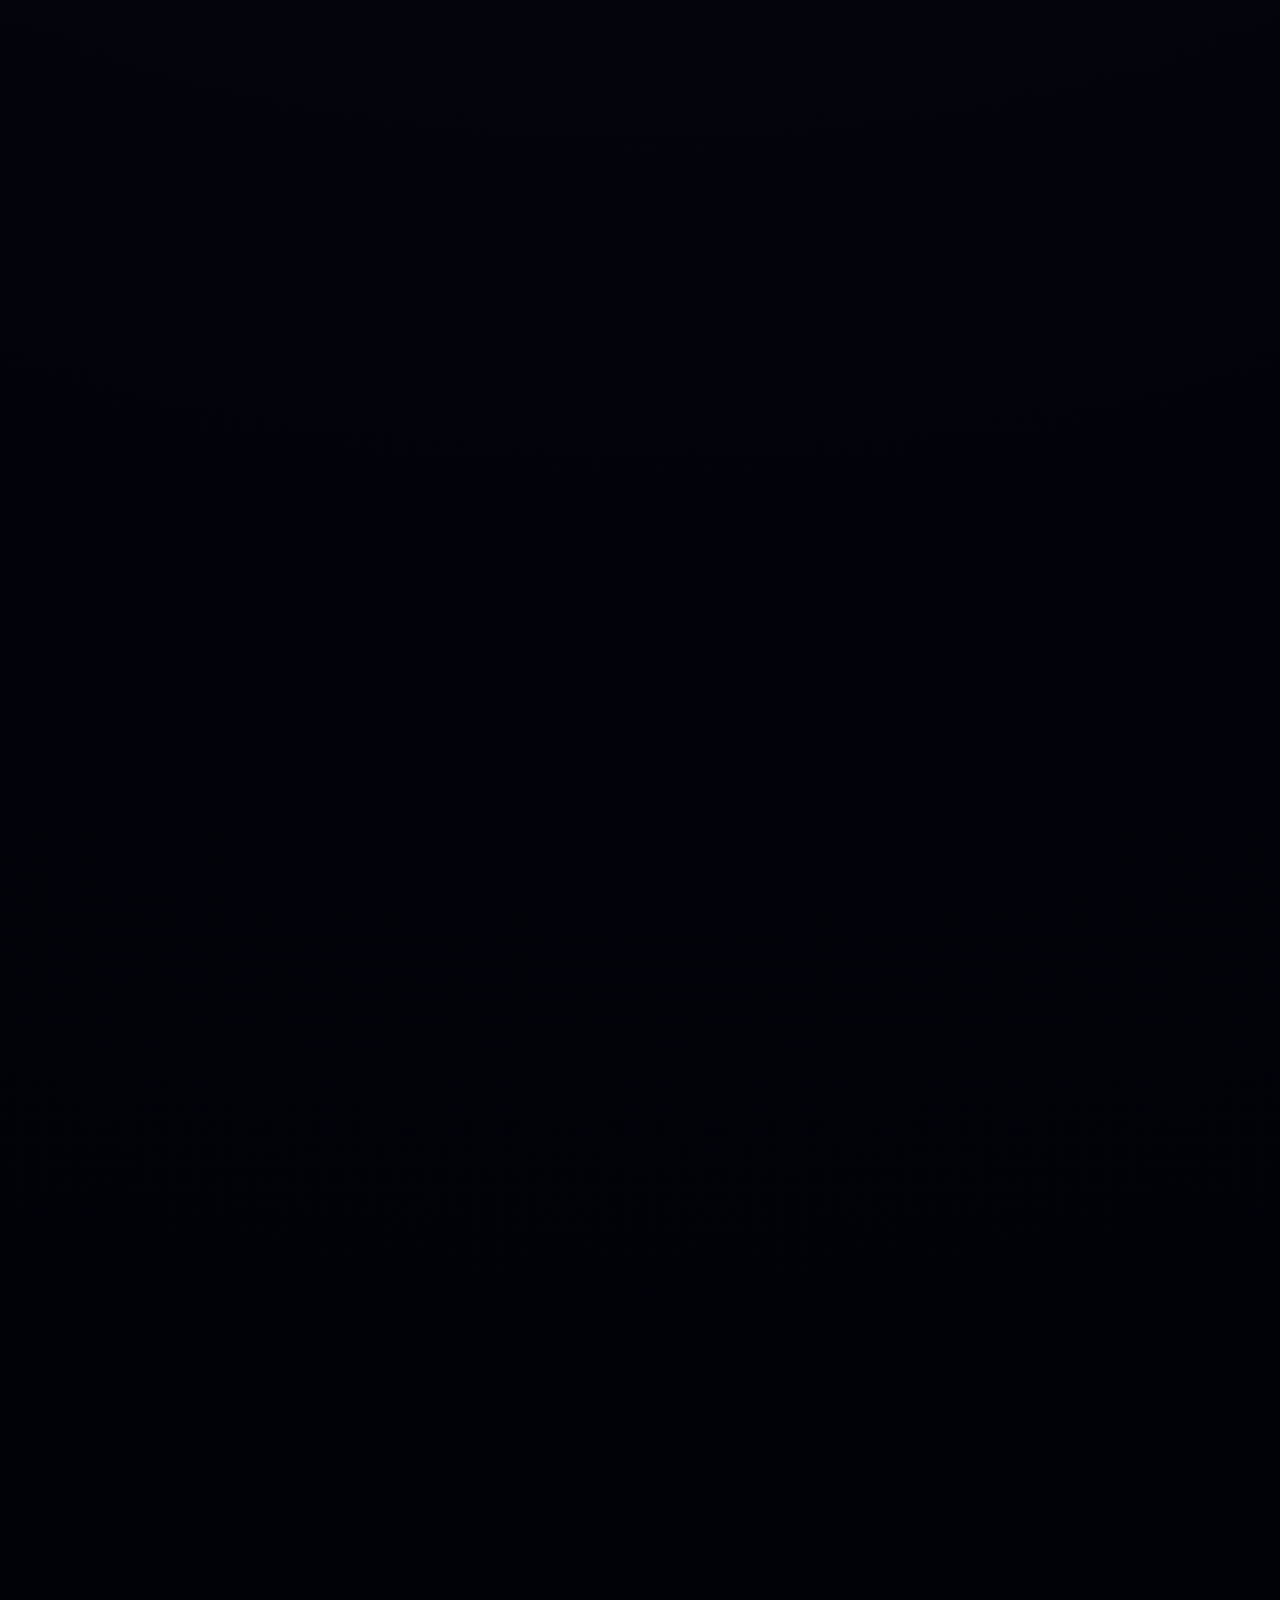
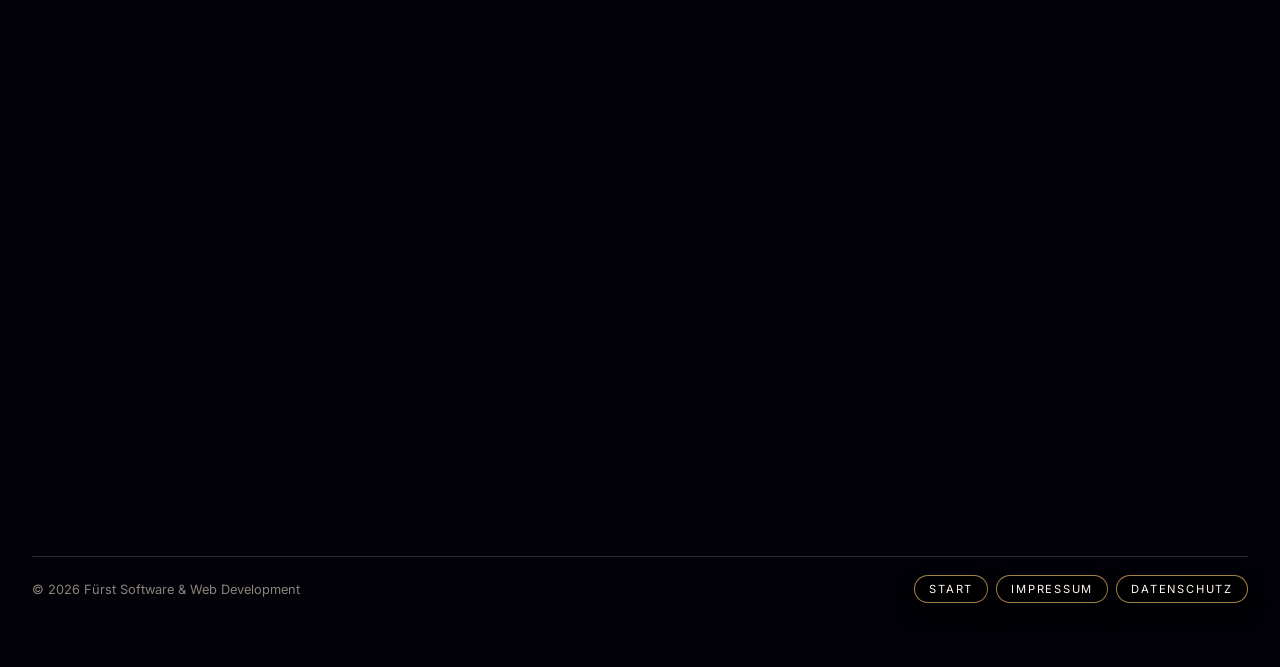
<file: ProjektManagment/index.html>
<!doctype html>
<html lang="de">
<head>
  <meta charset="utf-8" />
  <meta name="viewport" content="width=device-width,initial-scale=1" />

  <title>Projektmanagement buchen – Effiziente Projektsteuerung &amp; Kostenkontrolle</title>
  <meta name="description" content="Professionelles Projektmanagement für Bau, IT &amp; Organisation. Zertifizierte IHK-Projektmanagerin mit 12 Jahren Erfahrung. Jetzt Beratung sichern!" />
  <meta name="robots" content="index,follow" />

  <link href="https://fonts.googleapis.com/css2?family=Cormorant+Garamond:wght@500;600&family=Inter:wght@300;400;500;600&display=swap" rel="stylesheet">
  <link rel="stylesheet" href="style.css" />
</head>

<body>
  <!-- Scroll progress -->
  <div class="scrollbar" aria-hidden="true"><div class="scrollbar__fill" id="scrollFill"></div></div>

  <main class="page" id="top">

    <!-- HERO / TITLE -->
    <section class="hero" aria-label="Seitenkopf">
      <div class="hero__title">
        <h1 class="title title--xl">PROJEKTMANAGEMENT</h1>
        <div class="wave wave--hero" aria-hidden="true"></div>
      </div>

      <div class="hero__actions">
        <a class="btn btn--ghost" href="../index.html#top">← Zur Startseite</a>
      </div>
    </section>

    <!-- QUICK NAV -->
    <section class="section" id="nav" aria-label="Inhaltsnavigation">
      <header class="section__head reveal">
        <p class="kicker">Navigation</p>
        <h2 class="title">Wohin möchten Sie?</h2>
      </header>

      <nav class="navgrid reveal" aria-label="Abschnittsnavigation">
        <a class="navgrid__btn" href="#intro">Überblick</a>
        <a class="navgrid__btn" href="#warum">Warum PM entscheidend ist</a>
        <a class="navgrid__btn" href="#vorteile">Ihre Vorteile</a>
        <a class="navgrid__btn" href="#branchen">Branchen</a>
        <a class="navgrid__btn" href="#warum-mit-mir">Warum mit mir?</a>
        <a class="navgrid__btn" href="#mehrwert">Ihr Mehrwert</a>
        <a class="navgrid__btn" href="#ziel">Mein Ziel</a>
        <a class="navgrid__btn" href="#kontakt">Kontakt</a>
      </nav>
    </section>

    <!-- CONTENT -->
    <section class="stack">

      <!-- INTRO -->
      <section class="block reveal" id="intro">
        <header class="block__head">
          <h2 class="title">Projektmanagement – Wenn Projekte aus dem Ruder laufen, bin ich Ihre Lösung</h2>
          <div class="wave" aria-hidden="true"></div>
        </header>

        <div class="card">
          <p class="text">
            Sie haben ein großartiges Produkt oder Vorhaben und ein motiviertes Team, aber Ihnen fehlt das Know-how,
            die Einführung oder Abwicklung selbst zu planen?<br>
            Oder verfehlen Sie immer wieder die gesetzten Kennzahlen (KPIs), die geplante Projektlaufzeit wird überschritten,
            die Kosten explodieren oder das Projektziel wird verfehlt?
            <br><br>
            Genau hier komme ich ins Spiel.
          </p>
        </div>
      </section>

      <!-- WARUM -->
      <section class="block reveal" id="warum">
        <header class="block__head">
          <h2 class="title">Warum professionelles Projektmanagement entscheidend ist</h2>
          <div class="wave" aria-hidden="true"></div>
        </header>

        <div class="card">
          <p class="text">
            Der Begriff Projektmanager ist nicht geschützt – jeder kann sich so nennen.<br>
            Ich jedoch habe Projektmanagement über viele Jahre in großen, komplexen Projekten bis ins kleinste Detail gelebt.<br>
            Ich kenne nicht nur die Theorie, sondern habe die Praxis in internationalen Projekten mit Budgets in Millionenhöhe gemeistert.<br>
            Mein Wissen basiert auf Erfahrung – nicht auf Schlagworten.<br>
             Siehe: Erfahrung, die bewegt
          </p>
        </div>
      </section>

      <!-- VORTEILE -->
      <section class="block reveal" id="vorteile">
        <header class="block__head">
          <h2 class="title">Ihre Vorteile mit Saskia Mesinger als Projektmanagerin</h2>
          <div class="wave" aria-hidden="true"></div>
        </header>

        <div class="card">
          <p class="text">
            Als zertifizierte IHK-Projektmanagerin mit über 12 Jahren Erfahrung im internationalen Umfeld bringe ich Struktur,
            Effizienz und absolute Zuverlässigkeit in Ihre Projekte.<br>
            Meine Kernkompetenzen:
          </p>

          <ul class="list" style="margin-top:14px;">
            <li>Terminierung, Budgetierung und Controlling</li>
            <li>Fortlaufende Soll-Ist-Analysen</li>
            <li>Risikomanagement und Ressourcensteuerung</li>
          </ul>
        </div>
      </section>

      <!-- BRANCHEN -->
      <section class="block reveal" id="branchen">
        <header class="block__head">
          <h2 class="title">Branchenübergreifende Expertise</h2>
          <div class="wave" aria-hidden="true"></div>
        </header>

        <div class="card">
          <p class="text">
            Ganz gleich, ob es sich um:
          </p>

          <ul class="list" style="margin-top:14px;">
            <li>✔ Bau- und Immobilienprojekte (Sanierung)</li>
            <li>✔ IT-Systeme und Softwareeinführung</li>
            <li>✔ Produktentwicklung</li>
            <li>✔ Organisations- und Umstrukturierungsprojekte</li>
          </ul>

          <p class="text" style="margin-top:14px;">
            handelt – mein Know-how ist vielseitig einsetzbar.
          </p>
        </div>
      </section>

      <!-- WARUM MIT MIR -->
      <section class="block reveal" id="warum-mit-mir">
        <header class="block__head">
          <h2 class="title">Warum Projektmanagement mit mir?</h2>
          <div class="wave" aria-hidden="true"></div>
        </header>

        <div class="card">
          <ul class="list list--plain">
            <li>Internationale Expertise: Langjährige Erfahrung in Projekten mit Millionenbudgets</li>
            <li>Ganzheitlicher Ansatz: Planung, Ressourcensteuerung, Risikomanagement aus einer Hand</li>
            <li>MS Project Spezialistin: Einführung und Nutzung von MS Project für professionelle Termin- und Ressourcenplanung</li>
            <li>Flexibel &amp; Remote: Ortsunabhängige Zusammenarbeit, angepasst an Ihre Prozesse</li>
            <li>Effizienz &amp; Transparenz: Klare Strukturen, präzise Zeitpläne und kontinuierliches Reporting</li>
          </ul>
        </div>
      </section>

      <!-- MEHRWERT -->
      <section class="block reveal" id="mehrwert">
        <header class="block__head">
          <h2 class="title">Ihr Mehrwert</h2>
          <div class="wave" aria-hidden="true"></div>
        </header>

        <div class="card">
          <ul class="list list--plain">
            <li>Effizienzsteigerung: Kürzere Projektlaufzeiten bedeuten weniger Finanzierungskosten</li>
            <li>Kostensenkung: Vermeidung von Vertragsstrafen durch termingerechte Umsetzung</li>
            <li>Ressourcenoptimierung: Teams und Materialien schneller für neue Projekte verfügbar</li>
            <li>Risikominimierung: Frühzeitige Erkennung und Steuerung von Risiken durch kontinuierliches Controlling</li>
          </ul>
        </div>
      </section>

      <!-- ZIEL -->
      <section class="block reveal" id="ziel">
        <header class="block__head">
          <h2 class="title">Mein Ziel:</h2>
          <div class="wave" aria-hidden="true"></div>
        </header>

        <div class="card">
          <p class="text">
            Ihnen den Rücken freizuhalten, damit Sie sich auf das Wesentliche konzentrieren können.<br>
            Mit Leidenschaft und Erfahrung sorge ich dafür, dass Ihre Projekte erfolgreich, termingerecht und kosteneffizient umgesetzt werden.<br><br>
             Jetzt kostenfreies Beratungsgespräch vereinbaren!
          </p>
        </div>
      </section>

      
    <!-- FOOTER -->
    <footer class="footer">
      <div>© <span id="year"></span> Fürst Software & Web Development</div>
      <div class="footer__links">
        <a class="btn btn--mini" href="../index.html#kontakt">Start</a>
        <a class="btn btn--mini" href="../index.html#impressum">Impressum</a>
        <a class="btn btn--mini" href="../index.html#datenschutz">Datenschutz</a>
      </div>
    </footer>

  </main>

  <script src="script.js"></script>
  <script src="../responsive.js" defer></script>

</body>
</html>
</file>
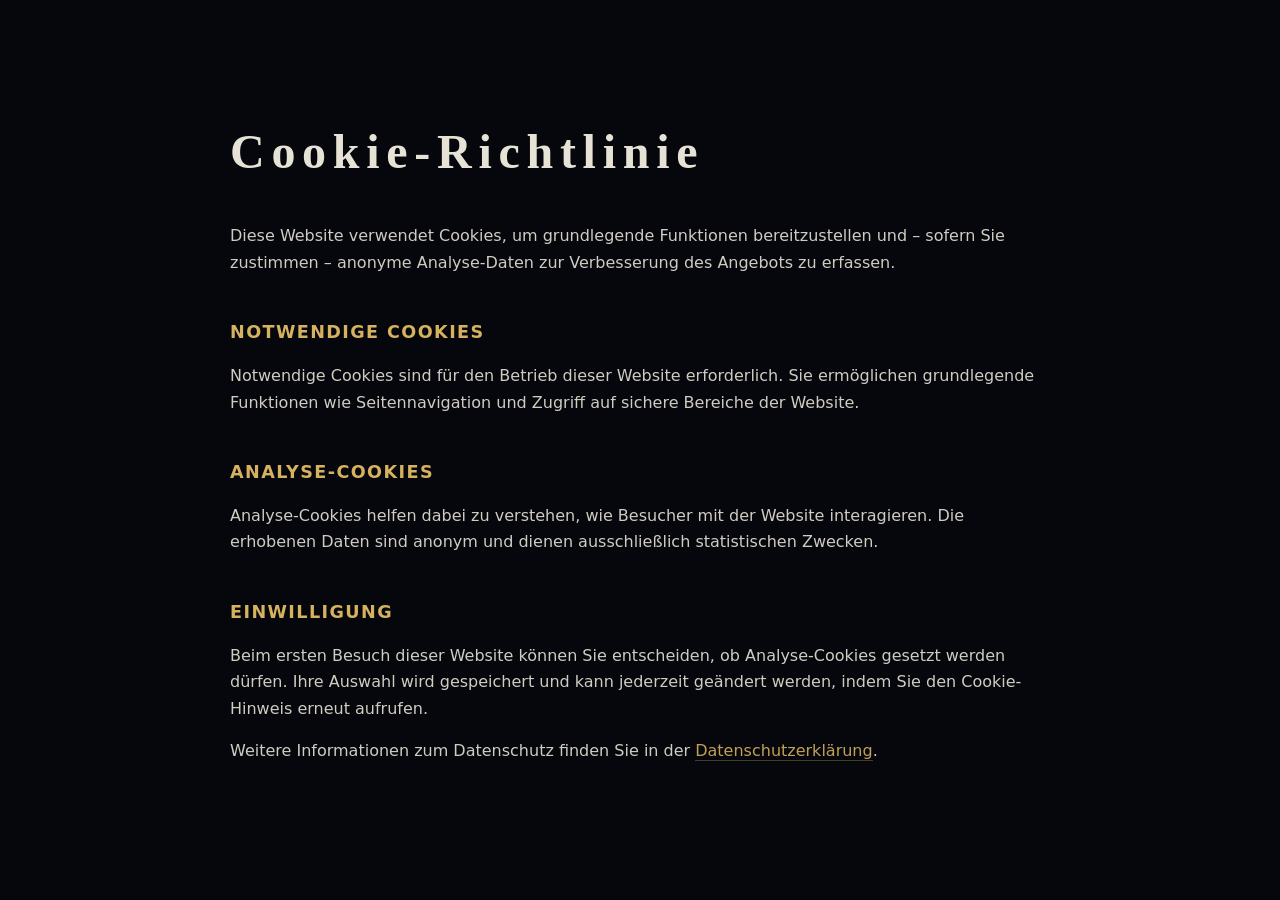
<file: cookies.html>
<!doctype html>
<html lang="de">
<head>
  <meta charset="utf-8">
  <meta name="viewport" content="width=device-width,initial-scale=1">

  <title>Cookie-Richtlinie</title>
  <meta name="description" content="Informationen zur Verwendung von Cookies auf dieser Website.">

  <style>
    body{
      margin:0;
      font-family: Inter, system-ui, sans-serif;
      background: #05070c;
      color: #e6e2d6;
      line-height: 1.65;
    }

    .wrap{
      max-width: 820px;
      margin: 0 auto;
      padding: 80px 24px;
    }

    h1{
      font-family: "Cormorant Garamond", serif;
      font-size: clamp(2rem, 4vw, 3rem);
      letter-spacing: .14em;
      margin-bottom: 32px;
    }

    h2{
      font-size: 1.1rem;
      margin-top: 42px;
      margin-bottom: 10px;
      letter-spacing: .08em;
      text-transform: uppercase;
      color: #d6b25e;
    }

    p{
      opacity: .9;
      margin-bottom: 16px;
    }

    a{
      color: #d6b25e;
      text-decoration: none;
      border-bottom: 1px solid rgba(214,178,94,.35);
    }

    a:hover{
      border-bottom-color: #d6b25e;
    }
  </style>
</head>

<body>
  <main class="wrap">
    <h1>Cookie-Richtlinie</h1>

    <p>
      Diese Website verwendet Cookies, um grundlegende Funktionen bereitzustellen
      und – sofern Sie zustimmen – anonyme Analyse-Daten zur Verbesserung
      des Angebots zu erfassen.
    </p>

    <h2>Notwendige Cookies</h2>
    <p>
      Notwendige Cookies sind für den Betrieb dieser Website erforderlich.
      Sie ermöglichen grundlegende Funktionen wie Seitennavigation
      und Zugriff auf sichere Bereiche der Website.
    </p>

    <h2>Analyse-Cookies</h2>
    <p>
      Analyse-Cookies helfen dabei zu verstehen, wie Besucher mit der Website
      interagieren. Die erhobenen Daten sind anonym und dienen ausschließlich
      statistischen Zwecken.
    </p>

    <h2>Einwilligung</h2>
    <p>
      Beim ersten Besuch dieser Website können Sie entscheiden,
      ob Analyse-Cookies gesetzt werden dürfen.
      Ihre Auswahl wird gespeichert und kann jederzeit geändert werden,
      indem Sie den Cookie-Hinweis erneut aufrufen.
    </p>

    <p>
      Weitere Informationen zum Datenschutz finden Sie in der
      <a href="datenschutz.html">Datenschutzerklärung</a>.
    </p>
  </main>
</body>
</html>
</file>
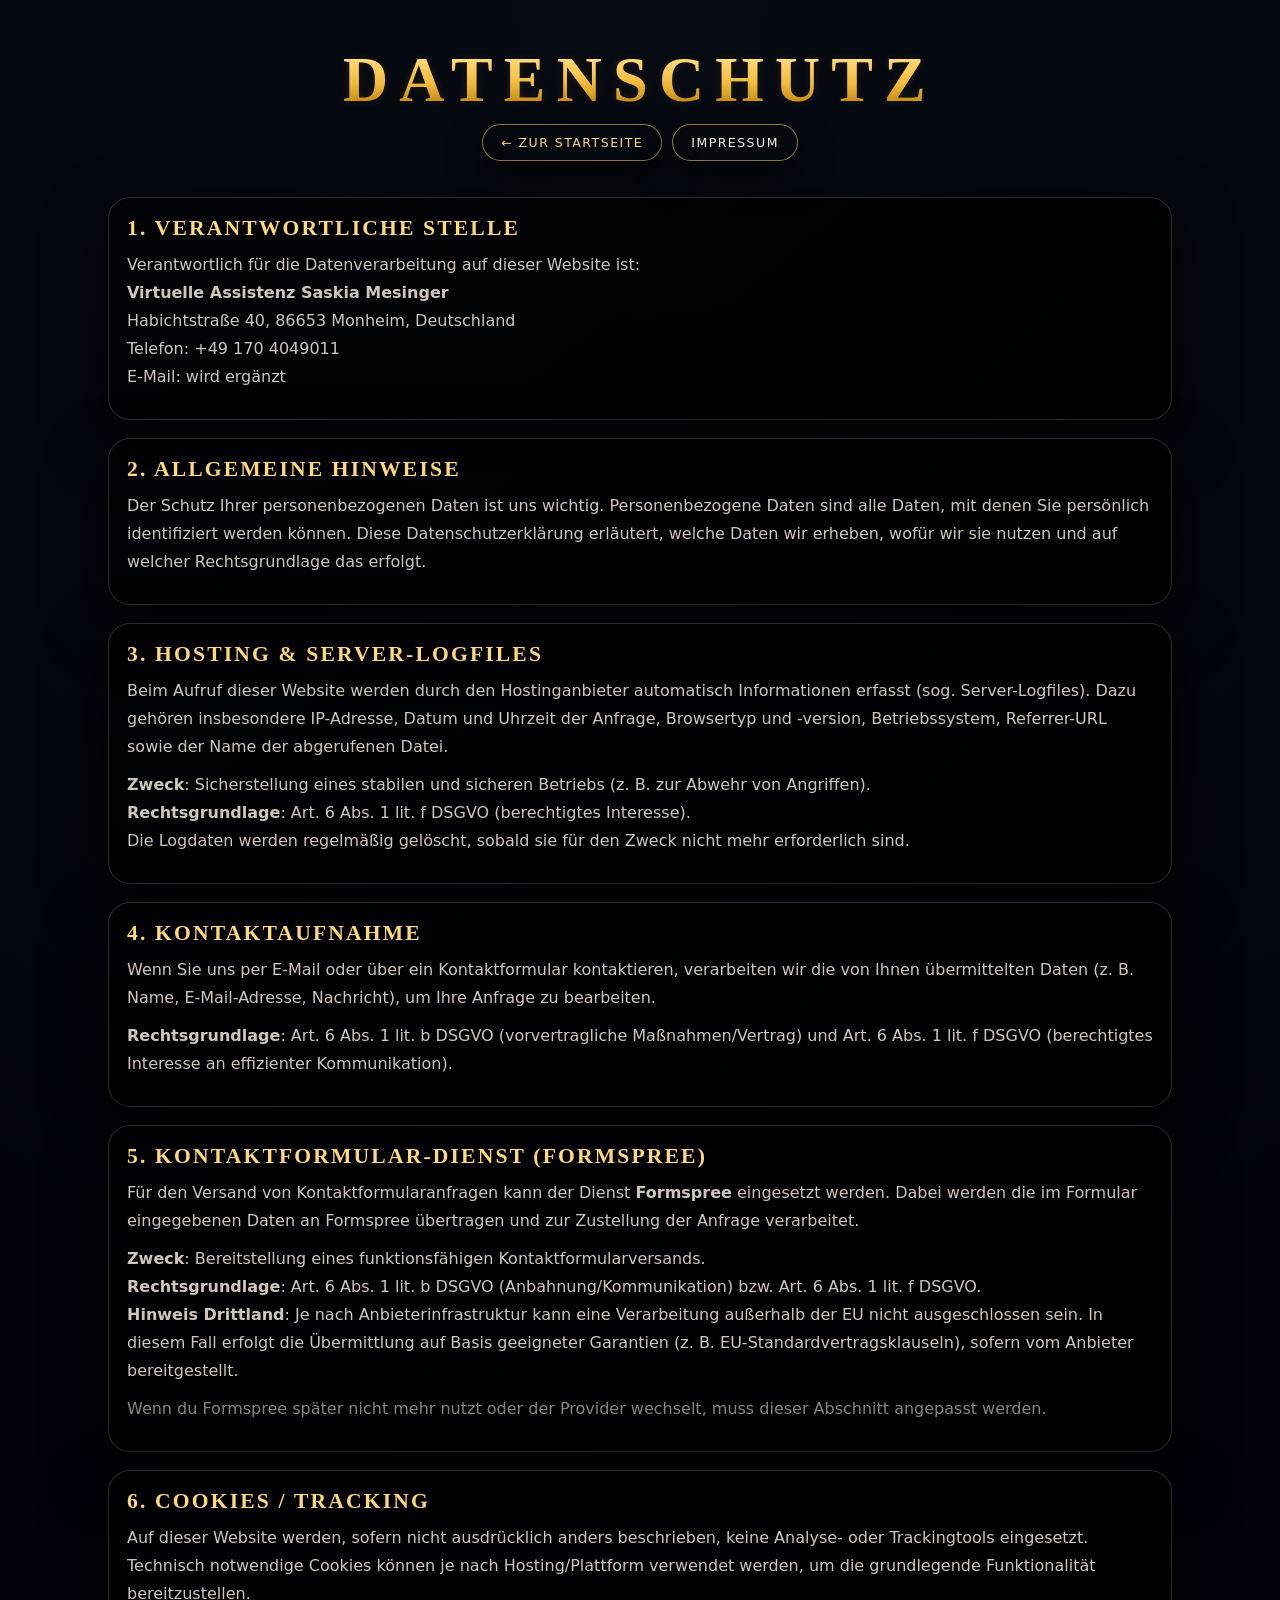
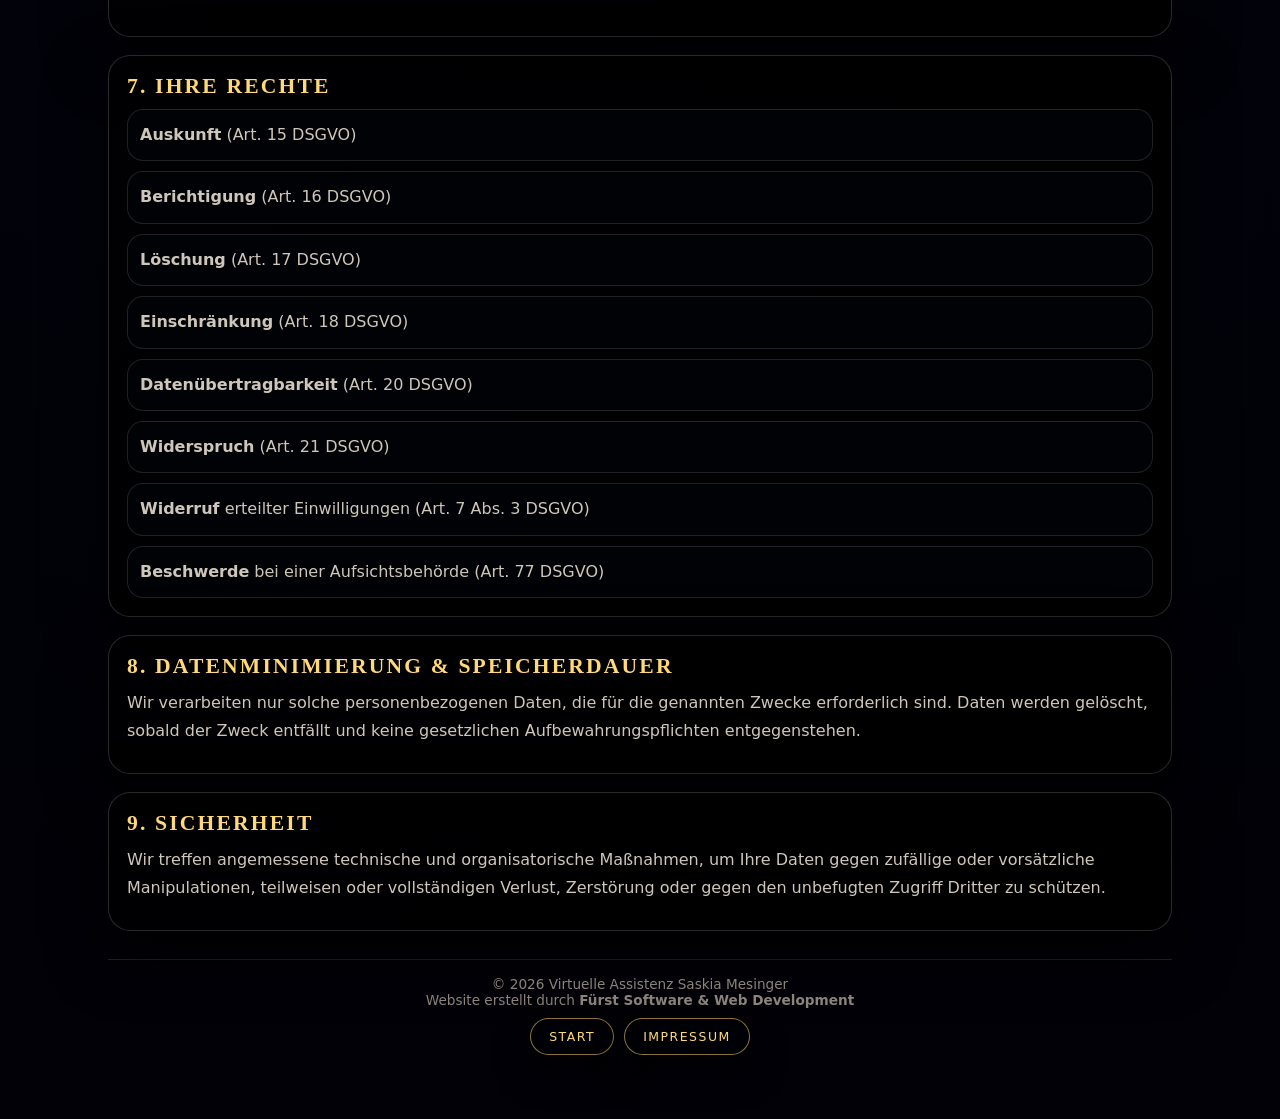
<file: datenschutz.html>
<!doctype html>
<html lang="de">
<head>
  <meta charset="utf-8" />
  <meta name="viewport" content="width=device-width,initial-scale=1" />
  <title>Datenschutzerklärung</title>
  <meta name="description" content="Datenschutzerklärung gemäß DSGVO." />
  <meta name="robots" content="index,follow" />

  <style>
    :root{
      --navy:#020308;
      --navy-soft:#040711;
      --gold:#d4a436;
      --gold-soft:#f1c75c;
      --gold-strong:#ffd979;
      --text-strong:#f7f2eb;
      --text-soft:#cfc6bb;
      --text-muted:#8b847c;
      --radius:22px;
      --shadow:0 22px 60px rgba(0,0,0,.82);
      --focus:0 0 0 2px rgba(255,211,106,.35);
    }

    *{ box-sizing:border-box; }
    html,body{ margin:0; padding:0; }
    body{
      background: radial-gradient(circle at top, #070a12 0%, #02030a 55%, #010107 100%);
      color:var(--text-strong);
      font-family: system-ui,-apple-system,"Segoe UI",Inter,Arial,sans-serif;
      -webkit-font-smoothing:antialiased;
      overflow-x:hidden;
    }

    a{ color:var(--gold-strong); text-decoration:none; }
    a:hover{ color:var(--gold-soft); text-shadow:0 0 10px rgba(255,211,106,.18); }
    a:focus-visible{ outline:none; box-shadow: var(--focus); border-radius:10px; }

    .page{
      max-width:1100px;
      margin:0 auto;
      padding: 26px 18px 64px;
    }

    .hero{ padding: 18px 0 18px; text-align:center; }

    .title-xl{
      margin:0;
      font-family: "Cormorant Garamond","Times New Roman",serif;
      font-weight:600;
      letter-spacing:.18em;
      text-transform:uppercase;
      font-size: clamp(2.2rem, 6vw, 3.9rem);
      background: linear-gradient(180deg,#fff4cc 0%,#ffd36a 28%,#f0b93a 55%,#c98e14 78%,#ffe7a8 100%);
      -webkit-background-clip:text;
      background-clip:text;
      -webkit-text-fill-color:transparent;
      text-shadow: 0 0 10px rgba(255,211,106,.10);
    }

   

    .actions{
      display:flex;
      justify-content:center;
      gap:10px;
      flex-wrap:wrap;
      margin-top: 8px;
    }

    .btn{
      display:inline-flex;
      align-items:center;
      justify-content:center;
      padding:10px 18px;
      border-radius:999px;
      border:1px solid rgba(255,211,106,.55);
      background: rgba(8,10,14,.55);
      color:var(--text-strong);
      letter-spacing:.12em;
      text-transform:uppercase;
      font-size:.78rem;
      box-shadow: 0 16px 34px rgba(0,0,0,.65);
      transition: transform .15s ease, border-color .15s ease, filter .15s ease;
    }
    .btn:hover{ transform: translateY(-1px); border-color: var(--gold-strong); filter: brightness(1.06); }
    .btn--ghost{ background: rgba(2,3,8,.35); color: var(--gold-strong); }

    .stack{ display:flex; flex-direction:column; gap:18px; margin-top: 18px; }

    .card{
      border-radius: var(--radius);
      border: 1px solid rgba(255,255,255,.16);
      background: linear-gradient(140deg, rgba(0,0,0,.60), rgba(0,0,0,.92));
      box-shadow: var(--shadow);
      padding: 18px 18px;
    }

    h2{
      margin:0 0 10px;
      font-family: "Cormorant Garamond","Times New Roman",serif;
      color: var(--gold-strong);
      letter-spacing:.10em;
      text-transform:uppercase;
      font-weight:600;
      font-size: 1.35rem;
    }

    p{ margin: 10px 0; color:var(--text-soft); line-height:1.75; }
    .muted{ color: var(--text-muted); }

    ul{
      margin: 10px 0 0;
      padding: 0;
      list-style:none;
      display:flex;
      flex-direction:column;
      gap:10px;
    }
    li{
      padding: 12px 12px;
      border-radius: 16px;
      border:1px solid rgba(255,255,255,.12);
      background: rgba(3,5,10,.55);
      color: var(--text-soft);
      line-height:1.65;
    }

    footer{
      margin-top: 28px;
      padding-top: 16px;
      border-top:1px solid rgba(255,255,255,.14);
      text-align:center;
      color: var(--text-muted);
      font-size:.85rem;
    }
    .foot-links{ margin-top:10px; display:flex; gap:10px; justify-content:center; flex-wrap:wrap; }
  </style>
</head>

<body>
  <main class="page" id="top">

    <section class="hero" aria-label="Seitenkopf">
      <h1 class="title-xl">Datenschutz</h1>
      <div class="wave" aria-hidden="true"></div>
      <div class="actions">
        <a class="btn btn--ghost" href="index.html#top">← Zur Startseite</a>
        <a class="btn" href="impressum.html">Impressum</a>
      </div>
    </section>

    <section class="stack" aria-label="Datenschutzerklärung Inhalte">

      <article class="card">
        <h2>1. Verantwortliche Stelle</h2>
        <p>
          Verantwortlich für die Datenverarbeitung auf dieser Website ist:<br>
          <strong>Virtuelle Assistenz Saskia Mesinger</strong><br>
          Habichtstraße 40, 86653 Monheim, Deutschland<br>
          Telefon: +49 170 4049011<br>
          E-Mail: wird ergänzt
        </p>
      </article>

      <article class="card">
        <h2>2. Allgemeine Hinweise</h2>
        <p>
          Der Schutz Ihrer personenbezogenen Daten ist uns wichtig. Personenbezogene Daten sind alle Daten,
          mit denen Sie persönlich identifiziert werden können. Diese Datenschutzerklärung erläutert, welche
          Daten wir erheben, wofür wir sie nutzen und auf welcher Rechtsgrundlage das erfolgt.
        </p>
      </article>

      <article class="card">
        <h2>3. Hosting &amp; Server-Logfiles</h2>
        <p>
          Beim Aufruf dieser Website werden durch den Hostinganbieter automatisch Informationen erfasst
          (sog. Server-Logfiles). Dazu gehören insbesondere IP-Adresse, Datum und Uhrzeit der Anfrage,
          Browsertyp und -version, Betriebssystem, Referrer-URL sowie der Name der abgerufenen Datei.
        </p>
        <p>
          <strong>Zweck</strong>: Sicherstellung eines stabilen und sicheren Betriebs (z. B. zur Abwehr von Angriffen).<br>
          <strong>Rechtsgrundlage</strong>: Art. 6 Abs. 1 lit. f DSGVO (berechtigtes Interesse).<br>
          Die Logdaten werden regelmäßig gelöscht, sobald sie für den Zweck nicht mehr erforderlich sind.
        </p>
      </article>

      <article class="card">
        <h2>4. Kontaktaufnahme</h2>
        <p>
          Wenn Sie uns per E-Mail oder über ein Kontaktformular kontaktieren, verarbeiten wir die von Ihnen
          übermittelten Daten (z. B. Name, E-Mail-Adresse, Nachricht), um Ihre Anfrage zu bearbeiten.
        </p>
        <p>
          <strong>Rechtsgrundlage</strong>: Art. 6 Abs. 1 lit. b DSGVO (vorvertragliche Maßnahmen/Vertrag) und
          Art. 6 Abs. 1 lit. f DSGVO (berechtigtes Interesse an effizienter Kommunikation).
        </p>
      </article>

      <article class="card">
        <h2>5. Kontaktformular-Dienst (Formspree)</h2>
        <p>
          Für den Versand von Kontaktformularanfragen kann der Dienst <strong>Formspree</strong> eingesetzt werden.
          Dabei werden die im Formular eingegebenen Daten an Formspree übertragen und zur Zustellung der Anfrage verarbeitet.
        </p>
        <p>
          <strong>Zweck</strong>: Bereitstellung eines funktionsfähigen Kontaktformularversands.<br>
          <strong>Rechtsgrundlage</strong>: Art. 6 Abs. 1 lit. b DSGVO (Anbahnung/Kommunikation) bzw. Art. 6 Abs. 1 lit. f DSGVO.<br>
          <strong>Hinweis Drittland</strong>: Je nach Anbieterinfrastruktur kann eine Verarbeitung außerhalb der EU nicht ausgeschlossen sein.
          In diesem Fall erfolgt die Übermittlung auf Basis geeigneter Garantien (z. B. EU-Standardvertragsklauseln), sofern vom Anbieter bereitgestellt.
        </p>
        <p class="muted">
          Wenn du Formspree später nicht mehr nutzt oder der Provider wechselt, muss dieser Abschnitt angepasst werden.
        </p>
      </article>

      <article class="card">
        <h2>6. Cookies / Tracking</h2>
        <p>
          Auf dieser Website werden, sofern nicht ausdrücklich anders beschrieben, keine Analyse- oder Trackingtools eingesetzt.
          Technisch notwendige Cookies können je nach Hosting/Plattform verwendet werden, um die grundlegende Funktionalität bereitzustellen.
        </p>
      </article>

      <article class="card">
        <h2>7. Ihre Rechte</h2>
        <ul>
          <li><strong>Auskunft</strong> (Art. 15 DSGVO)</li>
          <li><strong>Berichtigung</strong> (Art. 16 DSGVO)</li>
          <li><strong>Löschung</strong> (Art. 17 DSGVO)</li>
          <li><strong>Einschränkung</strong> (Art. 18 DSGVO)</li>
          <li><strong>Datenübertragbarkeit</strong> (Art. 20 DSGVO)</li>
          <li><strong>Widerspruch</strong> (Art. 21 DSGVO)</li>
          <li><strong>Widerruf</strong> erteilter Einwilligungen (Art. 7 Abs. 3 DSGVO)</li>
          <li><strong>Beschwerde</strong> bei einer Aufsichtsbehörde (Art. 77 DSGVO)</li>
        </ul>
      </article>

      <article class="card">
        <h2>8. Datenminimierung &amp; Speicherdauer</h2>
        <p>
          Wir verarbeiten nur solche personenbezogenen Daten, die für die genannten Zwecke erforderlich sind.
          Daten werden gelöscht, sobald der Zweck entfällt und keine gesetzlichen Aufbewahrungspflichten entgegenstehen.
        </p>
      </article>

      <article class="card">
        <h2>9. Sicherheit</h2>
        <p>
          Wir treffen angemessene technische und organisatorische Maßnahmen, um Ihre Daten gegen zufällige oder vorsätzliche
          Manipulationen, teilweisen oder vollständigen Verlust, Zerstörung oder gegen den unbefugten Zugriff Dritter zu schützen.
        </p>
      </article>

    </section>

    <footer>
      <div>© <span id="y"></span> Virtuelle Assistenz Saskia Mesinger</div>
      <div class="muted">Website erstellt durch <strong>Fürst Software &amp; Web Development</strong></div>
      <div class="foot-links">
        <a class="btn btn--ghost" href="index.html#top">Start</a>
        <a class="btn btn--ghost" href="impressum.html">Impressum</a>
      </div>
    </footer>

  </main>

  <script>
    document.getElementById('y').textContent = new Date().getFullYear();
  </script>
</body>
</html>
</file>
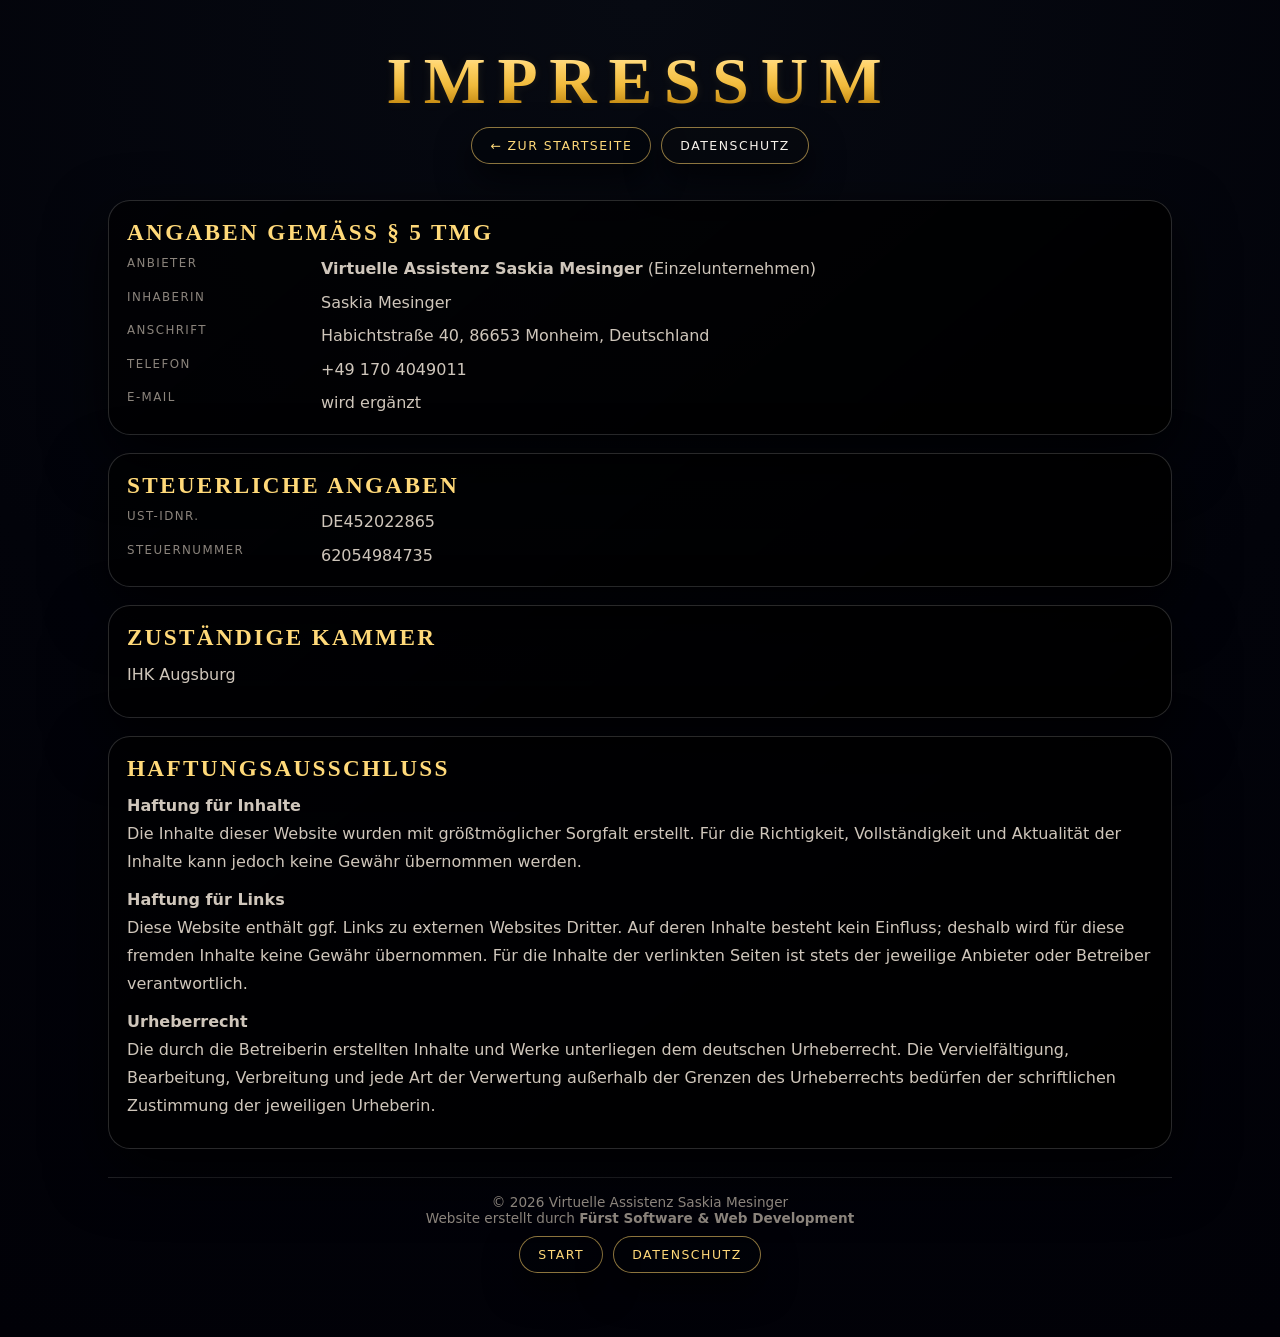
<file: impressum.html>
<!doctype html>
<html lang="de">
<head>
  <meta charset="utf-8" />
  <meta name="viewport" content="width=device-width,initial-scale=1" />
  <title>Impressum</title>
  <meta name="description" content="Impressum gemäß § 5 TMG." />
  <meta name="robots" content="index,follow" />

  <style>
    :root{
      --navy:#020308;
      --navy-soft:#040711;
      --gold:#d4a436;
      --gold-soft:#f1c75c;
      --gold-strong:#ffd979;
      --text-strong:#f7f2eb;
      --text-soft:#cfc6bb;
      --text-muted:#8b847c;
      --radius:22px;
      --shadow:0 22px 60px rgba(0,0,0,.82);
      --border:1px solid rgba(255,211,106,.22);
      --focus:0 0 0 2px rgba(255,211,106,.35);
    }

    *{ box-sizing:border-box; }
    html,body{ margin:0; padding:0; }
    body{
      background: radial-gradient(circle at top, #070a12 0%, #02030a 55%, #010107 100%);
      color:var(--text-strong);
      font-family: system-ui,-apple-system,"Segoe UI",Inter,Arial,sans-serif;
      -webkit-font-smoothing:antialiased;
      overflow-x:hidden;
    }

    a{ color:var(--gold-strong); text-decoration:none; }
    a:hover{ color:var(--gold-soft); text-shadow:0 0 10px rgba(255,211,106,.18); }
    a:focus-visible{ outline:none; box-shadow: var(--focus); border-radius:10px; }

    .page{
      max-width:1100px;
      margin:0 auto;
      padding: 26px 18px 64px;
    }

    .hero{
      padding: 18px 0 18px;
      text-align:center;
    }

    .title-xl{
      margin:0;
      font-family: "Cormorant Garamond","Times New Roman",serif;
      font-weight:600;
      letter-spacing:.18em;
      text-transform:uppercase;
      font-size: clamp(2.4rem, 6vw, 4.1rem);
      background: linear-gradient(180deg,#fff4cc 0%,#ffd36a 28%,#f0b93a 55%,#c98e14 78%,#ffe7a8 100%);
      -webkit-background-clip:text;
      background-clip:text;
      -webkit-text-fill-color:transparent;
      text-shadow: 0 0 10px rgba(255,211,106,.10);
    }

   

    .actions{
      display:flex;
      justify-content:center;
      gap:10px;
      flex-wrap:wrap;
      margin-top: 8px;
    }

    .btn{
      display:inline-flex;
      align-items:center;
      justify-content:center;
      padding:10px 18px;
      border-radius:999px;
      border:1px solid rgba(255,211,106,.55);
      background: rgba(8,10,14,.55);
      color:var(--text-strong);
      letter-spacing:.12em;
      text-transform:uppercase;
      font-size:.78rem;
      box-shadow: 0 16px 34px rgba(0,0,0,.65);
      transition: transform .15s ease, border-color .15s ease, filter .15s ease;
    }
    .btn:hover{ transform: translateY(-1px); border-color: var(--gold-strong); filter: brightness(1.06); }
    .btn--ghost{ background: rgba(2,3,8,.35); color: var(--gold-strong); }

    .stack{ display:flex; flex-direction:column; gap:18px; margin-top: 18px; }

    .card{
      border-radius: var(--radius);
      border: 1px solid rgba(255,255,255,.16);
      background:
        linear-gradient(140deg, rgba(0,0,0,.60), rgba(0,0,0,.92));
      box-shadow: var(--shadow);
      padding: 18px 18px;
      overflow:hidden;
    }

    h2{
      margin:0 0 10px;
      font-family: "Cormorant Garamond","Times New Roman",serif;
      color: var(--gold-strong);
      letter-spacing:.10em;
      text-transform:uppercase;
      font-weight:600;
      font-size: 1.45rem;
    }

    p{ margin: 10px 0; color:var(--text-soft); line-height:1.75; }
    .muted{ color: var(--text-muted); }

    .kv{
      display:grid;
      grid-template-columns: 180px 1fr;
      gap: 8px 14px;
      margin-top: 10px;
    }
    .k{ color: var(--text-muted); text-transform:uppercase; letter-spacing:.12em; font-size:.74rem; }
    .v{ color: var(--text-soft); line-height:1.6; }

    @media (max-width:700px){
      .kv{ grid-template-columns: 1fr; }
    }

    footer{
      margin-top: 28px;
      padding-top: 16px;
      border-top:1px solid rgba(255,255,255,.14);
      text-align:center;
      color: var(--text-muted);
      font-size:.85rem;
    }
    .foot-links{ margin-top:10px; display:flex; gap:10px; justify-content:center; flex-wrap:wrap; }
  </style>
</head>

<body>
  <main class="page" id="top">

    <section class="hero" aria-label="Seitenkopf">
      <h1 class="title-xl">Impressum</h1>
      <div class="wave" aria-hidden="true"></div>
      <div class="actions">
        <a class="btn btn--ghost" href="index.html#top">← Zur Startseite</a>
        <a class="btn" href="datenschutz.html">Datenschutz</a>
      </div>
    </section>

    <section class="stack" aria-label="Impressum Inhalte">

      <article class="card">
        <h2>Angaben gemäß § 5 TMG</h2>

        <div class="kv" role="list">
          <div class="k" role="listitem">Anbieter</div>
          <div class="v"><strong>Virtuelle Assistenz Saskia Mesinger</strong> (Einzelunternehmen)</div>

          <div class="k" role="listitem">Inhaberin</div>
          <div class="v">Saskia Mesinger</div>

          <div class="k" role="listitem">Anschrift</div>
          <div class="v">Habichtstraße 40, 86653 Monheim, Deutschland</div>

          <div class="k" role="listitem">Telefon</div>
          <div class="v">+49 170 4049011</div>

          <div class="k" role="listitem">E-Mail</div>
          <div class="v">wird ergänzt</div>
        </div>
      </article>

      <article class="card">
        <h2>Steuerliche Angaben</h2>
        <div class="kv" role="list">
          <div class="k" role="listitem">USt-IdNr.</div>
          <div class="v">DE452022865</div>

          <div class="k" role="listitem">Steuernummer</div>
          <div class="v">62054984735</div>
        </div>
      </article>

      <article class="card">
        <h2>Zuständige Kammer</h2>
        <p>IHK Augsburg</p>
      </article>

      <article class="card">
        <h2>Haftungsausschluss</h2>

        <p><strong>Haftung für Inhalte</strong><br>
          Die Inhalte dieser Website wurden mit größtmöglicher Sorgfalt erstellt. Für die Richtigkeit, Vollständigkeit und
          Aktualität der Inhalte kann jedoch keine Gewähr übernommen werden.
        </p>

        <p><strong>Haftung für Links</strong><br>
          Diese Website enthält ggf. Links zu externen Websites Dritter. Auf deren Inhalte besteht kein Einfluss; deshalb wird
          für diese fremden Inhalte keine Gewähr übernommen. Für die Inhalte der verlinkten Seiten ist stets der jeweilige
          Anbieter oder Betreiber verantwortlich.
        </p>

        <p><strong>Urheberrecht</strong><br>
          Die durch die Betreiberin erstellten Inhalte und Werke unterliegen dem deutschen Urheberrecht. Die Vervielfältigung,
          Bearbeitung, Verbreitung und jede Art der Verwertung außerhalb der Grenzen des Urheberrechts bedürfen der schriftlichen
          Zustimmung der jeweiligen Urheberin.
        </p>
      </article>

    </section>

    <footer>
      <div>© <span id="y"></span> Virtuelle Assistenz Saskia Mesinger</div>
      <div class="muted">Website erstellt durch <strong>Fürst Software &amp; Web Development</strong></div>
      <div class="foot-links">
        <a class="btn btn--ghost" href="index.html#top">Start</a>
        <a class="btn btn--ghost" href="datenschutz.html">Datenschutz</a>
      </div>
    </footer>

  </main>

  <script>
    document.getElementById('y').textContent = new Date().getFullYear();
  </script>
</body>
</html>
</file>
<file: style.css>
/* ===========================================================
   ROOT & GLOBAL
=========================================================== */
:root{
  --navy:#020308;
  --navy-soft:#040711;

  --gold:#d4a436;
  --gold-soft:#f1c75c;
  --gold-strong:#ffd979;

  --text-strong:#f7f2eb;
  --text-soft:#cfc6bb;
  --text-muted:#8b847c;

  --radius-lg:26px;
  --radius-md:18px;

  --shadow-deep:0 40px 100px rgba(0,0,0,.92);
  --shadow-soft:0 22px 60px rgba(0,0,0,.82);

  --transition-fast:150ms ease-out;
  --transition-med:260ms ease-out;

  --header-h:78px;
}

/* Reset */
*,
*::before,
*::after{ box-sizing:border-box; }

html,body{
  margin:0;
  padding:0;
  background: radial-gradient(circle at top, #070a12 0%, #02030a 55%, #010107 100%);
  color:var(--text-strong);
  font-family:"Inter",system-ui,-apple-system,BlinkMacSystemFont,"Segoe UI",sans-serif;
  -webkit-font-smoothing:antialiased;
  overflow-x:hidden;
}

/* Scrollbar aus */
body{ scrollbar-width:none; -ms-overflow-style:none; }
body::-webkit-scrollbar{ width:0; height:0; }

/* Seite: Content startet DIREKT unter dem fixed Header (kein Top-Leerraum vor Header) */
.page{
  max-width:1280px;
  margin:0 auto;
  padding: var(--header-h) 32px 64px;
}

/* Typo */
h1,h2,h3,
.lux-brand-top,.lux-brand-sub,
.welcome-title,
.section-title{
  font-family:"Cormorant Garamond","Times New Roman",serif;
}

/* ===========================================================
   SCROLL BAR
=========================================================== */
.scroll-bar{
  position:fixed;
  inset:0 0 auto;
  height:3px;
  z-index:1000;
  pointer-events:none;
}
.scroll-bar__fill{
  height:3px;
  width:0;
  background:linear-gradient(90deg,var(--gold-soft),var(--gold-strong));
  box-shadow:0 0 15px rgba(255,211,106,.75);
}

/* ===========================================================
   HEADER (fixed, full width)
=========================================================== */
.site-header{
  position:fixed;
  top:0; left:0; right:0;
  z-index:999;
  background: linear-gradient(to bottom, rgba(1,2,6,.96), rgba(1,2,6,.985));
  border-bottom:1px solid rgba(255,211,106,.22);
  box-shadow:0 18px 40px rgba(0,0,0,.9);
  backdrop-filter: blur(10px);
}

.lux-header-inner{
  max-width:1480px;
  margin:0 auto;
  height:var(--header-h);
  padding: 0 40px;
  display:flex;
  align-items:center;
  justify-content:space-between;
}

.lux-brand{
  display:flex;
  flex-direction:column;
  line-height:1.1;
}
.lux-brand-top{
  letter-spacing:.32em;
  font-size:1rem;
  color:var(--gold-strong);
  text-transform:none;
}
.lux-brand-sub{
  letter-spacing:.28em;
  font-size:.72rem;
  color:var(--text-muted);
  text-transform:uppercase;
}

/* Desktop Links */
.lux-nav{
  display:flex;
  gap:38px;
}
.lux-nav a{
  font-family:"Cormorant Garamond",serif;
  font-size:1rem;
  letter-spacing:.18em;
  text-decoration:none;
  color:var(--text-soft);
  position:relative;
  padding-bottom:4px;
  transition:color .25s ease;
}
.lux-nav a::after{
  content:"";
  position:absolute;
  left:0; bottom:-2px;
  width:0%;
  height:1px;
  background:var(--gold-soft);
  transition:width .25s ease;
}
.lux-nav a:hover{ color:var(--gold-strong); }
.lux-nav a:hover::after{ width:100%; }

/* 3 dots button */
.lux-menu-btn{
  width:44px;
  height:44px;
  border-radius:999px;
  border:1px solid rgba(255,211,106,.55);
  background: rgba(8,10,14,.9);
  backdrop-filter: blur(6px);
  display:flex;
  align-items:center;
  justify-content:center;
  flex-direction:column;
  gap:5px;
  cursor:pointer;
  transition: transform .2s ease, box-shadow .2s ease, border-color .2s ease;
}
.lux-menu-btn span{
  width:6px;
  height:6px;
  border-radius:999px;
  background:var(--gold-strong);
  box-shadow:0 0 6px rgba(255,211,106,.55);
}
.lux-menu-btn:hover{
  transform: translateY(-1px);
  border-color:var(--gold-strong);
  box-shadow:0 0 16px rgba(255,211,106,.18);
}

@media (max-width: 900px){
  .lux-nav{ display:none; }
  .lux-header-inner{ padding:0 18px; }
  .page{ padding: var(--header-h) 18px 44px; }
}

/* ===========================================================
   OVERLAY NAV
=========================================================== */
.overlay{
  position:fixed;
  inset:0;
  background:
    radial-gradient(circle at 0 0, rgba(255,211,106,.16), transparent 60%),
    rgba(3,5,10,.96);
  opacity:0;
  pointer-events:none;
  transition:opacity var(--transition-med);
  z-index:1200;
  backdrop-filter: blur(12px);
}
.overlay--open{
  opacity:1;
  pointer-events:auto;
}
.overlay__inner{
  max-width:1280px;
  margin:0 auto;
  padding:32px;
  display:flex;
  flex-direction:column;
  height:100%;
}
.overlay__head{
  display:flex;
  justify-content:space-between;
  align-items:center;
}
.overlay__label{
  color:var(--text-muted);
  letter-spacing:.22em;
  text-transform:uppercase;
  font-size:.72rem;
}
.overlay__close{
  background:none;
  border:none;
  font-size:2rem;
  color:var(--text-strong);
  cursor:pointer;
  line-height:1;
}
.overlay__list{
  list-style:none;
  margin:72px 0;
  padding:0;
  display:flex;
  flex-direction:column;
  gap:22px;
}
.overlay__link{
  display:inline-block;
  color:var(--text-soft);
  text-decoration:none;
  font-size:1.9rem;
  letter-spacing:.18em;
  text-transform:uppercase;
  font-family:"Cormorant Garamond",serif;
  transition: color 220ms ease, transform 220ms ease, text-shadow 220ms ease;
  position:relative;
}
.overlay__link::after{
  content:"";
  position:absolute;
  left:0;
  bottom:-6px;
  width:0;
  height:1px;
  background:linear-gradient(90deg,var(--gold-soft),var(--gold-strong));
  box-shadow:0 0 10px rgba(255,211,106,.55);
  transition: width 260ms ease;
}
.overlay__link:hover{
  color:var(--gold-strong);
  transform: translateX(6px);
  text-shadow:0 0 10px rgba(255,211,106,.55), 0 0 20px rgba(255,211,106,.35);
}
.overlay__link:hover::after{ width:100%; }
.overlay__meta{
  margin-top:auto;
  max-width:26rem;
  font-size:.86rem;
  color:var(--text-muted);
}

/* ===========================================================
   HERO
=========================================================== */
.hero{
  padding: 18px 0 66px; /* eng unter Header, kein "leerer Start" */
  overflow:hidden;
}

/* Willkommen + Schweif */
.welcome-inline{
  position:relative;
  width:100%;
  margin: 18px 0 18px;
  display:flex;
  justify-content:center;
  align-items:center;
}
.welcome-inline::before{
  content:"";
  position:absolute;
  left:0; right:0;
  top:50%;
  transform: translateY(-50%);
  height: clamp(90px, 9vw, 140px);
  pointer-events:none;
  z-index:1;

  background: url("goldfloww.png") center center / 100% 100% no-repeat;
  opacity:.22;
  filter: blur(.35px) saturate(1.15) contrast(1.06);
  mix-blend-mode: screen;
}
.welcome-title{
  position:relative;
  z-index:2;
  margin:0;
  padding: 10px 18px;
  text-align:center;
  font-weight:600;
  font-size: clamp(3.2rem, 7.5vw, 6.2rem);
  letter-spacing:.22em;
  text-transform:uppercase;

  background: linear-gradient(180deg,#fff4cc 0%,#ffd36a 28%,#f0b93a 55%,#c98e14 78%,#ffe7a8 100%);
  -webkit-background-clip:text;
  background-clip:text;
  -webkit-text-fill-color:transparent;

  text-shadow: 0 0 10px rgba(255,211,106,.16), 0 0 22px rgba(255,211,106,.12);
}
@media (max-width:560px){
  .welcome-title{ letter-spacing:.14em; }
}

/* Visitenkarte */
.hero-panel{
  position:relative;
  width:100%;
  max-width:980px;
  margin: 22px auto 0;
  border-radius:24px;
  background:
    linear-gradient(140deg, rgba(0,0,0,.6), rgba(0,0,0,.9)),
    url("img/leder.jpg") center/cover no-repeat;
  box-shadow: 0 24px 60px rgba(0,0,0,.75);
  padding: 64px 72px;
  overflow:hidden;
}
.hero-panel::before{
  content:"";
  position:absolute;
  inset:0;
  border-radius:inherit;
  background: radial-gradient(circle at 0 0, rgba(255,255,255,.16), transparent 60%);
  mix-blend-mode: soft-light;
  pointer-events:none;
  z-index:1;
}
.hero-panel__inner{ position:relative; z-index:2; }

.hero-card-inner{
  max-width:520px;
  margin:0 auto;
  display:flex;
  flex-direction:column;
  align-items:center;
  text-align:center;
  gap:12px;
}

.card-name{
  margin:0;
  font-size: clamp(2.2rem, 3.8vw, 3rem);
  letter-spacing:.14em;
  text-transform:uppercase;
  color:var(--gold-strong);
}
.card-role{
  margin:4px 0 10px;
  font-size:.98rem;
  letter-spacing:.16em;
  text-transform:uppercase;
  color:var(--text-soft);
}
.card-divider{
  width:80px;
  height:1px;
  margin: 4px 0 8px;
  background: linear-gradient(90deg,var(--gold-soft),var(--gold-strong));
  box-shadow:0 0 12px rgba(255,211,106,.45);
}
.card-info{
  font-size:.9rem;
  line-height:1.6;
  color:var(--text-soft);
}
.card-info p{ margin:2px 0; }

/* Scroll indicator */
.panel-scroll{
  position:absolute;
  top:50%;
  right:40px;
  transform: translateY(-50%);
  display:flex;
  flex-direction:column;
  align-items:center;
  gap:6px;
  font-size:.6rem;
  letter-spacing:.22em;
  text-transform:uppercase;
  color: rgba(245,224,203,.9);
  z-index:2;
}
.panel-scroll__dots{
  position:relative;
  width:2px;
  height:40px;
  border-radius:999px;
  background: rgba(247,229,210,.25);
  overflow:hidden;
}
.panel-scroll__dots::before{
  content:"";
  position:absolute;
  inset:0;
  background: linear-gradient(to bottom, transparent, #f7e5d2, transparent);
  animation: scrollBar 1.4s ease-in-out infinite;
}
@keyframes scrollBar{
  0%{ transform: translateY(-100%); }
  50%{ transform: translateY(0%); }
  100%{ transform: translateY(100%); }
}
@media (max-width:1040px){ .panel-scroll{ display:none; } }
@media (max-width:560px){ .hero-panel{ padding: 42px 22px; } }

/* ===========================================================
   BUTTONS (Leder)
=========================================================== */
.btn-primary,
.btn-chip,
.footer-btn{
  position:relative;
  display:inline-flex;
  align-items:center;
  justify-content:center;
  padding:10px 26px;
  font-size:.78rem;
  letter-spacing:.18em;
  text-transform:uppercase;
  text-decoration:none;
  color:#fdf5ee;
  border-radius:999px;
  border:1px solid rgba(255,211,106,.68);
  overflow:hidden;
  cursor:pointer;
  background:
    linear-gradient(145deg, rgba(0,0,0,.5), rgba(0,0,0,.9)),
    url("img/leder.jpg") center/cover no-repeat;
  box-shadow:0 16px 34px rgba(0,0,0,.8);
  transition: transform var(--transition-fast), box-shadow var(--transition-fast), filter var(--transition-fast), border-color var(--transition-fast);
}
.btn-primary--full{ width:100%; }
.btn-chip{ padding:7px 18px; font-size:.7rem; box-shadow:0 12px 24px rgba(0,0,0,.7); }
.footer-btn{ padding:6px 14px; font-size:.7rem; letter-spacing:.16em; box-shadow:0 8px 18px rgba(0,0,0,.7); }

.btn-primary::before,
.btn-chip::before,
.footer-btn::before{
  content:"";
  position:absolute;
  inset:0;
  background: radial-gradient(circle at 0 0, rgba(255,255,255,.16), transparent 60%);
  mix-blend-mode: soft-light;
  pointer-events:none;
}
.btn-primary:hover,
.btn-chip:hover,
.footer-btn:hover{
  transform: translateY(-2px);
  box-shadow:0 22px 40px rgba(0,0,0,.9);
  border-color: var(--gold-strong);
  filter: brightness(1.04);
}

.card-btn{ margin-top:16px; padding-inline:32px; }

/* ===========================================================
   SECTIONS / NAV GRID
=========================================================== */
.section{ padding:60px 0; }
.section-head{
  max-width:640px;
  margin:0 auto 26px;
  text-align:center;
}
.section-kicker{
  margin:0 0 8px;
  font-size:.78rem;
  text-transform:uppercase;
  letter-spacing:.24em;
  color: rgba(255,211,106,.9);
}
.section-title{
  margin:0;
  font-size:1.9rem;
  letter-spacing:.08em;
}

.section-quick .section-inner{
  max-width: 1100px;
  margin:0 auto;
}

/* EIN Grid, EIN Button-Style */
.nav-grid{
  display:grid;
  grid-template-columns: repeat(3, 1fr);
  gap:26px;
  max-width: 1200px;
  margin: 40px auto 0;
}
.nav-btn{
  display:flex;
  align-items:center;
  justify-content:center;
  text-align:center;
  height:120px;
  padding:0 20px;
  border-radius:22px;
  border:1px solid rgba(255,211,106,.45);
  background:
    linear-gradient(145deg, rgba(0,0,0,.55), rgba(0,0,0,.9)),
    url("img/leder.jpg") center/cover no-repeat;
  color: var(--gold-strong);
  font-family:"Cormorant Garamond",serif;
  font-size:1.15rem;
  letter-spacing:.18em;
  text-transform:uppercase;
  text-decoration:none;
  box-shadow: var(--shadow-soft);
  transition: transform 260ms ease, box-shadow 260ms ease, border-color 260ms ease, filter 260ms ease;
}
.nav-btn:hover{
  transform: translateY(-4px);
  border-color: var(--gold-strong);
  box-shadow: 0 24px 50px rgba(0,0,0,.85);
  filter: brightness(1.05);
}
@media (max-width: 900px){
  .nav-grid{ grid-template-columns: repeat(2, 1fr); }
}
@media (max-width: 600px){
  .nav-grid{ grid-template-columns: 1fr; }
  .nav-btn{ height: 104px; font-size: 1.05rem; }
}

/* ===========================================================
   KONTAKT – zentriert
=========================================================== */
.section-contact .section-inner{
  max-width:820px;
  margin:0 auto;
  display:flex;
  flex-direction:column;
  align-items:center;
  text-align:center;
  gap:40px;
}
.contact-card{
  width:100%;
  max-width:700px;
  position:relative;
  padding:26px 24px 24px;
  border-radius:22px;
  border:1px solid rgba(255,255,255,.18);
  box-shadow: var(--shadow-soft);
  overflow:hidden;
  background:
    linear-gradient(140deg, rgba(0,0,0,.6), rgba(0,0,0,.9)),
    url("img/leder.jpg") center/cover no-repeat;
}
.contact-card::before{
  content:"";
  position:absolute;
  inset:0;
  background:
    radial-gradient(circle at 0 0, rgba(255,255,255,.16), transparent 60%),
    radial-gradient(circle at 100% 120%, rgba(0,0,0,.6), transparent 55%);
  mix-blend-mode: soft-light;
  pointer-events:none;
}
.contact-title{
  margin: 0 0 18px;
  font-size:2.2rem;
  letter-spacing:.08em;
}
.contact-form{
  position:relative;
  z-index:1;
  display:grid;
  gap:14px;
  text-align:left;
}
.form-row{ display:flex; flex-direction:column; gap:4px; }
label{
  font-size:.76rem;
  text-transform:uppercase;
  letter-spacing:.18em;
  color:var(--text-muted);
}
input,select,textarea{
  font-family:inherit;
  font-size:.9rem;
  border-radius:10px;
  border:1px solid rgba(255,255,255,.22);
  padding:10px;
  background: rgba(5,6,10,.86);
  color:var(--text-strong);
}
input::placeholder,textarea::placeholder{ color:var(--text-muted); }
input:focus,select:focus,textarea:focus{
  outline:none;
  border-color: rgba(255,211,106,.95);
  box-shadow: 0 0 0 1px rgba(255,211,106,.55);
}
.form-note{
  margin:6px 0 0;
  font-size:.74rem;
  color:var(--text-muted);
  text-align:center;
}

.social-title{
  text-transform:uppercase;
  font-size:1rem;
  letter-spacing:.22em;
  color:var(--gold-strong);
  margin: 6px 0 0;
}
.social-buttons{
  display:flex;
  justify-content:center;
  gap:14px;
  flex-wrap:wrap;
}

/* ===========================================================
   FOOTER
=========================================================== */
.site-footer{
  margin-top:40px;
  padding-top:18px;
  border-top:1px solid rgba(255,255,255,.16);
}
.footer-inner{
  display:flex;
  justify-content:space-between;
  gap:12px;
  align-items:center;
  flex-wrap:wrap;
  font-size:.8rem;
  color:var(--text-muted);
}
.footer-links{ display:flex; flex-wrap:wrap; gap:8px; }

/* ===========================================================
   REVEAL
=========================================================== */
.reveal{
  opacity:0;
  transform: translateY(18px);
  transition: opacity 520ms ease-out, transform 520ms ease-out;
}
.reveal.in-view{
  opacity:1;
  transform: translateY(0);
}

/* Reduced Motion */
@media (prefers-reduced-motion: reduce){
  *,*::before,*::after{
    animation-duration:.001ms !important;
    animation-iteration-count:1 !important;
    transition-duration:.001ms !important;
    scroll-behavior:auto !important;
  }
}
.req{ color: var(--gold-strong); }

.hp-field{
  position:absolute;
  left:-9999px;
  width:1px; height:1px;
  overflow:hidden;
}

.field-error{
  display:none;
  margin-top:6px;
  font-size:.78rem;
  color: rgba(255,160,160,.95);
}

.form-consent .consent{
  display:flex;
  gap:10px;
  align-items:flex-start;
  cursor:pointer;
  user-select:none;
}
.form-consent input[type="checkbox"]{
  margin-top:3px;
  width:18px; height:18px;
  accent-color: var(--gold-strong);
}

.form-legal{
  margin: 10px 0 0;
  font-size: .78rem;
  color: var(--text-muted);
  text-align:center;
}
.form-legal a{ color: var(--gold-strong); text-decoration:none; }
.form-legal a:hover{ text-decoration:underline; }
/* ===========================================================
   KONTAKT – Datenschutz-Link Gold statt Blau
=========================================================== */

/* Standard-Link im Kontaktformular */
.section-contact a,
.contact-form a,
.form-note a{
  color: var(--gold-strong);
  text-decoration: none;
  font-weight: 500;
  transition: color .2s ease, text-shadow .2s ease;
}

/* Hover / Fokus */
.section-contact a:hover,
.section-contact a:focus,
.contact-form a:hover,
.contact-form a:focus{
  color: var(--gold-soft);
  text-shadow: 0 0 6px rgba(255,211,106,.35);
}

/* Falls Browser Standard-Styles reinfunken */
.section-contact a:visited{
  color: var(--gold-strong);
}
/* ===========================================================
   STARTSEITE – Footer: mehr Luft + Buttons nicht am Rand klebend
   (einfach ans ENDE deiner style.css)
=========================================================== */

/* Footer insgesamt: mehr Abstand nach oben & unten */
.site-footer{
  margin-top: clamp(42px, 6vw, 70px) !important;
  padding: 22px 0 34px !important;
}

/* Innenlayout: vertikal mehr Luft */
.footer-inner{
  padding: 0 18px;
  row-gap: 14px;
}

/* Footer-Links: Abstand zum unteren Rand + zentrierte Optik */
.footer-links{
  margin-top: 6px;
  padding-bottom: 10px;          /* das ist der "nicht kleben"-Effekt */
  display:flex;
  gap:10px;
  flex-wrap:wrap;
  justify-content:flex-end;
}

/* Mobile: Buttons mittig und mehr Luft */
@media (max-width: 720px){
  .footer-inner{
    justify-content:center;
    text-align:center;
  }
  .footer-links{
    justify-content:center;
    padding-bottom: 14px;
  }
}

/* Optional: kleine, edle Trennlinie etwas weiter weg vom Rand */
.site-footer{
  border-top: 1px solid rgba(255,255,255,.14);
}
/* ===========================================================
   FOOTER – Credits / Website erstellt durch
=========================================================== */

.footer-credits{
  display:flex;
  flex-direction:column;
  gap:6px;
  font-size:.78rem;
  color: var(--text-muted);
  letter-spacing:.04em;
}

/* Credit-Zeile */
.site-credit{
  font-size:.72rem;
  color: var(--text-muted);
}

/* Link-Styling */
.site-credit a{
  color: var(--gold-strong);
  text-decoration:none;
  transition: color .2s ease, text-shadow .2s ease;
}

/* Hover / Fokus */
.site-credit a:hover,
.site-credit a:focus{
  color: var(--gold-soft);
  text-shadow: 0 0 6px rgba(255,211,106,.35);
}

/* Mobile: alles schön zentriert */
@media (max-width: 720px){
  .footer-credits{
    text-align:center;
    align-items:center;
  }
}
/* ===========================================================
   HERO – Goldschweif edel integriert + dezente Wellenbewegung
   (nur CSS, kein neues Bild)
=========================================================== */

.welcome-inline{
  position:relative;
  isolation:isolate; /* sauberes Blending */
  overflow:hidden;   /* verhindert harte Kanten */
}

/* Schweif: integriert, weich, luxuriös */
.welcome-inline::before{
  content:"";
  position:absolute;
  left:-8%;
  right:-8%;
  top:50%;
  transform: translateY(-50%);
  height: clamp(90px, 9vw, 150px);

  background: url("../img/goldfloww.png") center / 100% 100% no-repeat;

  opacity:.26; /* edel, nicht „laut“ */
  filter: blur(.35px) saturate(1.10) contrast(1.06);
  mix-blend-mode: screen;
  pointer-events:none;
  z-index:1;

  /* Wellenbewegung */
  animation: goldwave 9.5s ease-in-out infinite;
  will-change: transform, opacity;
}

/* Title bleibt clean, keine Glow-Orgie */
.welcome-title{
  position:relative;
  z-index:2;
  text-shadow: 0 0 10px rgba(255,211,106,.10);
}

/* Sehr dezente „Welle“: minimaler Shift + minimale Skalierung */
@keyframes goldwave{
  0%{
    transform: translateY(-50%) translateX(0) scaleY(1);
    opacity:.24;
  }
  35%{
    transform: translateY(calc(-50% - 2px)) translateX(10px) scaleY(1.04);
    opacity:.28;
  }
  70%{
    transform: translateY(calc(-50% + 2px)) translateX(-8px) scaleY(0.98);
    opacity:.25;
  }
  100%{
    transform: translateY(-50%) translateX(0) scaleY(1);
    opacity:.24;
  }
}

/* Mobile: noch kontrollierter */
@media (max-width: 680px){
  .welcome-inline::before{
    opacity:.22;
    animation-duration: 11.5s;
  }
}

/* Accessibility: Reduced Motion respektieren */
@media (prefers-reduced-motion: reduce){
  .welcome-inline::before{ animation: none !important; }
}
/* ===========================================================
   OVERLAY NAV – echtes Rauszoomen (Zoom-Out Look)
=========================================================== */

/* gesamtes Overlay leicht verkleinern */
.overlay__inner{
  transform: scale(0.88);                 /* 🔑 DAS ist der Zoom-Out */
  transform-origin: center center;
  max-width: 1200px;                      /* enger = mehr Luft außen */
  margin: 0 auto;
}

/* Liste etwas weiter nach unten, damit es luftig bleibt */
.overlay__list{
  margin-top: 72px;
  gap: 22px;
}

/* Typo minimal feiner → wirkt weiter entfernt */
.overlay__link{
  font-size: clamp(1.35rem, 1.9vw, 1.7rem);
  letter-spacing: .26em;
  line-height: 1.6;
  opacity: .92;
}

/* Navigation-Label dezenter */
.overlay__label{
  font-size: .7rem;
  letter-spacing: .38em;
  opacity: .6;
}

/* Close-Button optisch mit skaliert */
.overlay__close{
  transform: scale(0.92);
}

/* Desktop: noch eleganter */
@media (min-width: 1200px){
  .overlay__inner{
    transform: scale(0.85);
  }
}

/* Mobile: weniger stark zoomen */
@media (max-width: 680px){
  .overlay__inner{
    transform: scale(0.95);
  }
}
/* ===========================================================
   OVERLAY NAV – feine Vertikal-Positionierung (nach oben)
=========================================================== */

.overlay__inner{
  transform: scale(0.88) translateY(-6vh); /* 🔑 etwas nach oben */
}

/* Desktop etwas stärker */
@media (min-width: 1200px){
  .overlay__inner{
    transform: scale(0.85) translateY(-8vh);
  }
}

/* Mobile sehr dezent */
@media (max-width: 680px){
  .overlay__inner{
    transform: scale(0.95) translateY(-3vh);
  }
}
.hero-section::before {
  content: "";
  position: absolute;
  inset: 0;
  z-index: 1;
  pointer-events: none;

  background-image: url("/fuerst-software/img/goldfloww.png");
  background-repeat: no-repeat;
  background-position: center;
  background-size: cover;
  opacity: 0.55;
}
</file>
<file: Backoffice/style.css>
:root{
  --gold2:#f1c75c; --gold3:#ffd979;
  --t:#f7f2eb; --t2:#cfc6bb; --t3:#8b847c;

  --shadow:0 22px 60px rgba(0,0,0,.82);
  --shadow2:0 14px 36px rgba(0,0,0,.78);

  --fast:150ms ease-out; --med:260ms ease-out;

  --wave:url("data:image/svg+xml,%3Csvg xmlns='http://www.w3.org/2000/svg' width='1600' height='220' viewBox='0 0 1600 220'%3E%3Cdefs%3E%3ClinearGradient id='g' x1='0' y1='0' x2='1' y2='0'%3E%3Cstop offset='0' stop-color='%23ffd979' stop-opacity='.12'/%3E%3Cstop offset='.35' stop-color='%23ffd979' stop-opacity='.75'/%3E%3Cstop offset='.65' stop-color='%23ffd979' stop-opacity='.75'/%3E%3Cstop offset='1' stop-color='%23ffd979' stop-opacity='.12'/%3E%3C/linearGradient%3E%3C/defs%3E%3Cpath d='M40 125 C 260 70, 420 180, 650 122 S 1100 70, 1560 110' fill='none' stroke='url(%23g)' stroke-width='10' stroke-linecap='round'/%3E%3Cpath d='M40 125 C 260 70, 420 180, 650 122 S 1100 70, 1560 110' fill='none' stroke='%23ffffff' stroke-opacity='.10' stroke-width='18' stroke-linecap='round'/%3E%3C/svg%3E");
}

*{ box-sizing:border-box; }
html,body{ margin:0; padding:0; }

body{
  background: radial-gradient(circle at top, #070a12 0%, #02030a 55%, #010107 100%);
  color:var(--t);
  font-family:"Inter",system-ui,-apple-system,"Segoe UI",sans-serif;
  -webkit-font-smoothing:antialiased;
  overflow-x:hidden;
}
body{ scrollbar-width:none; -ms-overflow-style:none; }
body::-webkit-scrollbar{ width:0; height:0; }

.page{ max-width:1280px; margin:0 auto; padding:34px 32px 64px; }

/* Typography */
.title,.kicker{ font-family:"Cormorant Garamond","Times New Roman",serif; }
.title{ margin:0; letter-spacing:.10em; color:var(--gold3); }
.title--xl{
  font-size: clamp(3.0rem, 7vw, 5.4rem);
  letter-spacing:.22em;
  text-transform:uppercase;
  text-shadow:0 0 10px rgba(255,211,106,.12),0 0 22px rgba(255,211,106,.10);
}
.title--sm{ font-size:1.55rem; letter-spacing:.08em; }

.kicker{
  margin:0 0 8px;
  font-size:.78rem;
  text-transform:uppercase;
  letter-spacing:.24em;
  color: rgba(255,211,106,.92);
}

/* Scrollbar */
.scrollbar{ position:fixed; inset:0 0 auto; height:3px; z-index:1000; pointer-events:none; }
.scrollbar__fill{
  height:3px; width:0;
  background:linear-gradient(90deg,var(--gold2),var(--gold3));
  box-shadow:0 0 15px rgba(255,211,106,.65);
}

/* Hero */
.hero{ padding:10px 0 24px; text-align:center; }
.hero__title{ display:flex; flex-direction:column; align-items:center; gap:10px; }
.hero__actions{ margin-top:8px; display:flex; justify-content:center; }

/* Wave */
.wave{
  width:min(1200px,100%);
  height:56px;
  background:var(--wave) center/100% 100% no-repeat;
  opacity:.9;
  pointer-events:none;
  filter:saturate(1.05) contrast(1.05);
}
.wave--hero{ height:68px; opacity:.95; }

/* Sections */
.section{ padding:46px 0 0; }
.section__head{ max-width:820px; margin:0 auto 18px; text-align:center; }

/* Nav Grid */
.navgrid{
  max-width:1200px;
  margin:18px auto 0;
  display:grid;
  grid-template-columns: repeat(3, 1fr);
  gap:26px;
}
.navgrid__btn{
  height:120px;
  border-radius:22px;
  border:1px solid rgba(255,211,106,.42);
  background:linear-gradient(145deg, rgba(0,0,0,.55), rgba(0,0,0,.92));
  box-shadow:var(--shadow2);
  display:flex; align-items:center; justify-content:center;
  text-align:center; padding:0 18px;
  text-decoration:none;
  color:var(--gold3);
  font-family:"Cormorant Garamond",serif;
  letter-spacing:.18em;
  text-transform:uppercase;
  transition: transform var(--med), border-color var(--med), filter var(--med), box-shadow var(--med);
}
.navgrid__btn:hover{
  transform:translateY(-4px);
  border-color:var(--gold3);
  box-shadow:0 22px 50px rgba(0,0,0,.85);
  filter:brightness(1.05);
}

/* Stack / Blocks */
.stack{ display:flex; flex-direction:column; gap:34px; padding-top:14px; }
.block{ scroll-margin-top:14px; }
.block__head{ max-width:980px; margin:0 auto 12px; text-align:center; }

/* Cards */
.card{
  max-width:980px;
  margin:0 auto;
  border-radius:22px;
  border:1px solid rgba(255,255,255,.16);
  background:linear-gradient(140deg, rgba(0,0,0,.60), rgba(0,0,0,.92));
  box-shadow:var(--shadow);
  padding:22px;
  position:relative;
  overflow:hidden;
}
.card::before{
  content:"";
  position:absolute; inset:0;
  background:
    radial-gradient(circle at 0 0, rgba(255,255,255,.14), transparent 60%),
    radial-gradient(circle at 100% 120%, rgba(0,0,0,.55), transparent 55%);
  mix-blend-mode:soft-light;
  pointer-events:none;
}
.card > *{ position:relative; z-index:1; }

.card--mini{ padding:18px; }
.card--wide{ grid-column: 1 / -1; }

/* Prose */
.prose p{ margin:0; color:var(--t2); line-height:1.9; }
.prose p + p{ margin-top:14px; }

/* Lists */
.list{
  list-style:none; margin:0; padding:0;
  display:flex; flex-direction:column; gap:10px;
}
.list li{
  color:var(--t2);
  line-height:1.7;
  padding:12px 12px;
  border-radius:16px;
  border:1px solid rgba(255,255,255,.12);
  background: rgba(3,5,10,.52);
}
.list--plain li{ background: rgba(3,5,10,.46); }

/* Grid system (Leistungskacheln) */
.grid{
  max-width:980px;
  margin:0 auto;
  display:grid;
  gap:16px;
}
.grid--2{ grid-template-columns: repeat(2, minmax(0,1fr)); }

@media (max-width: 820px){
  .grid--2{ grid-template-columns: 1fr; }
}

/* Buttons */
.btn{
  display:inline-flex; align-items:center; justify-content:center;
  padding:10px 26px;
  border-radius:999px;
  border:1px solid rgba(255,211,106,.62);
  text-decoration:none;
  color:#fdf5ee;
  background: linear-gradient(145deg, rgba(0,0,0,.55), rgba(0,0,0,.92));
  box-shadow:0 16px 34px rgba(0,0,0,.78);
  letter-spacing:.18em;
  text-transform:uppercase;
  font-size:.78rem;
  transition: transform var(--fast), box-shadow var(--fast), filter var(--fast), border-color var(--fast);
}
.btn:hover{
  transform:translateY(-2px);
  border-color:var(--gold3);
  filter:brightness(1.04);
  box-shadow:0 22px 40px rgba(0,0,0,.88);
}
.btn--ghost{ color:var(--gold3); background: linear-gradient(145deg, rgba(2,3,8,.35), rgba(2,3,8,.88)); }
.btn--mini{ padding:6px 14px; font-size:.7rem; letter-spacing:.16em; box-shadow:0 10px 20px rgba(0,0,0,.75); }

/* Footer */
.footer{
  margin-top:44px;
  padding-top:18px;
  border-top:1px solid rgba(255,255,255,.16);
  display:flex;
  justify-content:space-between;
  align-items:center;
  gap:12px;
  flex-wrap:wrap;
  color:var(--t3);
  font-size:.8rem;
}
.footer__links{ display:flex; gap:8px; flex-wrap:wrap; }

/* Reveal */
.reveal{ opacity:0; transform: translateY(18px); transition: opacity 520ms ease-out, transform 520ms ease-out; }
.reveal.in{ opacity:1; transform: translateY(0); }

/* Responsive */
@media (max-width: 900px){
  .page{ padding: 28px 18px 54px; }
  .navgrid{ grid-template-columns: repeat(2, 1fr); }
}
@media (max-width: 600px){
  .navgrid{ grid-template-columns: 1fr; }
  .navgrid__btn{ height:104px; }
  .wave{ height:44px; }
  .wave--hero{ height:52px; }
  .title--xl{ letter-spacing:.14em; }
}

/* Reduced Motion */
@media (prefers-reduced-motion: reduce){
  *{ transition-duration:.001ms !important; animation-duration:.001ms !important; animation-iteration-count:1 !important; }
}
</file>
<file: Buchhaltung/style.css>
:root{
  --navy:#020308; --navy2:#040711;
  --gold:#d4a436; --gold2:#f1c75c; --gold3:#ffd979;
  --t:#f7f2eb; --t2:#cfc6bb; --t3:#8b847c;
  --shadow:0 22px 60px rgba(0,0,0,.82);
  --shadow2:0 14px 36px rgba(0,0,0,.78);
  --fast:150ms ease-out; --med:260ms ease-out;

  /* geschwungene Linie als Code (SVG) */
  --wave:url("data:image/svg+xml,%3Csvg xmlns='http://www.w3.org/2000/svg' width='1600' height='220' viewBox='0 0 1600 220'%3E%3Cdefs%3E%3ClinearGradient id='g' x1='0' y1='0' x2='1' y2='0'%3E%3Cstop offset='0' stop-color='%23ffd979' stop-opacity='.12'/%3E%3Cstop offset='.35' stop-color='%23ffd979' stop-opacity='.75'/%3E%3Cstop offset='.65' stop-color='%23ffd979' stop-opacity='.75'/%3E%3Cstop offset='1' stop-color='%23ffd979' stop-opacity='.12'/%3E%3C/linearGradient%3E%3C/defs%3E%3Cpath d='M40 125 C 260 70, 420 180, 650 122 S 1100 70, 1560 110' fill='none' stroke='url(%23g)' stroke-width='10' stroke-linecap='round'/%3E%3Cpath d='M40 125 C 260 70, 420 180, 650 122 S 1100 70, 1560 110' fill='none' stroke='%23ffffff' stroke-opacity='.10' stroke-width='18' stroke-linecap='round'/%3E%3C/svg%3E");
}

*{ box-sizing:border-box; }
html,body{ margin:0; padding:0; }

body{
  background: radial-gradient(circle at top, #070a12 0%, #02030a 55%, #010107 100%);
  color:var(--t);
  font-family:"Inter",system-ui,-apple-system,"Segoe UI",sans-serif;
  -webkit-font-smoothing:antialiased;
  overflow-x:hidden;
}
body{ scrollbar-width:none; -ms-overflow-style:none; }
body::-webkit-scrollbar{ width:0; height:0; }

.page{ max-width:1280px; margin:0 auto; padding: 34px 32px 64px; }

/* Typography */
.title,.kicker{ font-family:"Cormorant Garamond","Times New Roman",serif; }
.title{ margin:0; letter-spacing:.10em; color:var(--gold3); }
.title--xl{
  font-size: clamp(3.0rem, 7vw, 5.4rem);
  letter-spacing:.22em;
  text-transform:uppercase;
  text-shadow:0 0 10px rgba(255,211,106,.12),0 0 22px rgba(255,211,106,.10);
}
.title--sm{ font-size:1.55rem; letter-spacing:.08em; }
.kicker{
  margin:0 0 8px;
  font-size:.78rem;
  text-transform:uppercase;
  letter-spacing:.24em;
  color: rgba(255,211,106,.92);
}

/* Scrollbar */
.scrollbar{ position:fixed; inset:0 0 auto; height:3px; z-index:1000; pointer-events:none; }
.scrollbar__fill{
  height:3px; width:0;
  background:linear-gradient(90deg,var(--gold2),var(--gold3));
  box-shadow:0 0 15px rgba(255,211,106,.65);
}

/* Hero */
.hero{ padding:10px 0 24px; text-align:center; }
.hero__title{ display:flex; flex-direction:column; align-items:center; gap:10px; }
.hero__actions{ margin-top:8px; display:flex; justify-content:center; }

/* WAVE */
.wave{
  width:min(1200px,100%);
  height:56px;
  background:var(--wave) center/100% 100% no-repeat;
  opacity:.9;
  pointer-events:none;
  filter:saturate(1.05) contrast(1.05);
}
.wave--hero{ height:68px; opacity:.95; }

/* Sections */
.section{ padding:46px 0 0; }
.section__head{ max-width:820px; margin:0 auto 18px; text-align:center; }

/* Nav Grid */
.navgrid{
  max-width:1200px;
  margin:18px auto 0;
  display:grid;
  grid-template-columns: repeat(3, 1fr);
  gap:26px;
}
.navgrid__btn{
  height:120px;
  border-radius:22px;
  border:1px solid rgba(255,211,106,.42);
  background:linear-gradient(145deg, rgba(0,0,0,.55), rgba(0,0,0,.92));
  box-shadow:var(--shadow2);
  display:flex; align-items:center; justify-content:center;
  text-align:center; padding:0 18px;
  text-decoration:none;
  color:var(--gold3);
  font-family:"Cormorant Garamond",serif;
  letter-spacing:.18em;
  text-transform:uppercase;
  transition: transform var(--med), border-color var(--med), filter var(--med), box-shadow var(--med);
}
.navgrid__btn:hover{
  transform:translateY(-4px);
  border-color:var(--gold3);
  box-shadow:0 22px 50px rgba(0,0,0,.85);
  filter:brightness(1.05);
}

/* Stack / Blocks */
.stack{ display:flex; flex-direction:column; gap:34px; padding-top:14px; }
.block{ scroll-margin-top:14px; }
.block__head{ max-width:980px; margin:0 auto 12px; text-align:center; }

/* Cards */
.card{
  max-width:980px;
  margin:0 auto;
  border-radius:22px;
  border:1px solid rgba(255,255,255,.16);
  background:linear-gradient(140deg, rgba(0,0,0,.60), rgba(0,0,0,.92));
  box-shadow:var(--shadow);
  padding:22px;
  position:relative;
  overflow:hidden;
}
.card::before{
  content:"";
  position:absolute; inset:0;
  background:
    radial-gradient(circle at 0 0, rgba(255,255,255,.14), transparent 60%),
    radial-gradient(circle at 100% 120%, rgba(0,0,0,.55), transparent 55%);
  mix-blend-mode:soft-light;
  pointer-events:none;
}
.card > *{ position:relative; z-index:1; }

/* Prose (Abstände zwischen Absätzen) */
.prose p{ margin:0; color:var(--t2); line-height:1.9; }
.prose p + p{ margin-top:14px; }

/* Lists */
.list{
  list-style:none; margin:0; padding:0;
  display:flex; flex-direction:column; gap:10px;
}
.list li{
  color:var(--t2);
  line-height:1.7;
  padding:12px 12px;
  border-radius:16px;
  border:1px solid rgba(255,255,255,.12);
  background: rgba(3,5,10,.52);
}
.list--plain li{ background: rgba(3,5,10,.46); }

/* Chips */
.chips{
  list-style:none;
  margin:14px 0 0;
  padding:0;
  display:flex;
  flex-wrap:wrap;
  gap:10px;
}
.chip{
  border:1px solid rgba(255,211,106,.20);
  background: rgba(3,5,10,.46);
  color: var(--t2);
  border-radius:999px;
  padding:10px 12px;
  font-size:.86rem;
}

/* Grid System (für Lexoffice-Kacheln) */
.grid{ max-width:980px; margin:0 auto; display:grid; gap:16px; }
.grid--2{ grid-template-columns: repeat(2, minmax(0,1fr)); }
.card--mini{ padding:18px; }
.card--inner{ max-width:none; margin:0; }

@media (max-width: 820px){
  .grid--2{ grid-template-columns: 1fr; }
}

/* Buttons */
.btn{
  display:inline-flex; align-items:center; justify-content:center;
  padding:10px 26px;
  border-radius:999px;
  border:1px solid rgba(255,211,106,.62);
  text-decoration:none;
  color:#fdf5ee;
  background: linear-gradient(145deg, rgba(0,0,0,.55), rgba(0,0,0,.92));
  box-shadow:0 16px 34px rgba(0,0,0,.78);
  letter-spacing:.18em;
  text-transform:uppercase;
  font-size:.78rem;
  transition: transform var(--fast), box-shadow var(--fast), filter var(--fast), border-color var(--fast);
}
.btn:hover{
  transform:translateY(-2px);
  border-color:var(--gold3);
  filter:brightness(1.04);
  box-shadow:0 22px 40px rgba(0,0,0,.88);
}
.btn--ghost{ color:var(--gold3); background: linear-gradient(145deg, rgba(2,3,8,.35), rgba(2,3,8,.88)); }
.btn--mini{ padding:6px 14px; font-size:.7rem; letter-spacing:.16em; box-shadow:0 10px 20px rgba(0,0,0,.75); }

/* Footer */
.footer{
  margin-top:44px;
  padding-top:18px;
  border-top:1px solid rgba(255,255,255,.16);
  display:flex;
  justify-content:space-between;
  align-items:center;
  gap:12px;
  flex-wrap:wrap;
  color:var(--t3);
  font-size:.8rem;
}
.footer__links{ display:flex; gap:8px; flex-wrap:wrap; }

/* Reveal */
.reveal{ opacity:0; transform: translateY(18px); transition: opacity 520ms ease-out, transform 520ms ease-out; }
.reveal.in{ opacity:1; transform: translateY(0); }

/* Responsive */
@media (max-width: 900px){
  .page{ padding: 28px 18px 54px; }
  .navgrid{ grid-template-columns: repeat(2, 1fr); }
}
@media (max-width: 600px){
  .navgrid{ grid-template-columns: 1fr; }
  .navgrid__btn{ height:104px; }
  .wave{ height:44px; }
  .wave--hero{ height:52px; }
  .title--xl{ letter-spacing:.14em; }
}

/* Reduced Motion */
@media (prefers-reduced-motion: reduce){
  *{ transition-duration:.001ms !important; animation-duration:.001ms !important; animation-iteration-count:1 !important; }
}
</file>
<file: Erfahrung/style.css>
:root{
  --navy:#020308;
  --navy2:#040711;

  --gold:#d4a436;
  --gold2:#f1c75c;
  --gold3:#ffd979;

  --t:#f7f2eb;
  --t2:#cfc6bb;
  --t3:#8b847c;

  --shadow:0 22px 60px rgba(0,0,0,.82);
  --shadow2:0 14px 36px rgba(0,0,0,.78);

  --fast:150ms ease-out;
  --med:260ms ease-out;

  /* geschwungene Linie als Code (SVG) */
  --wave: url("data:image/svg+xml,%3Csvg xmlns='http://www.w3.org/2000/svg' width='1600' height='220' viewBox='0 0 1600 220'%3E%3Cdefs%3E%3ClinearGradient id='g' x1='0' y1='0' x2='1' y2='0'%3E%3Cstop offset='0' stop-color='%23ffd979' stop-opacity='.12'/%3E%3Cstop offset='.35' stop-color='%23ffd979' stop-opacity='.75'/%3E%3Cstop offset='.65' stop-color='%23ffd979' stop-opacity='.75'/%3E%3Cstop offset='1' stop-color='%23ffd979' stop-opacity='.12'/%3E%3C/linearGradient%3E%3C/defs%3E%3Cpath d='M40 125 C 260 70, 420 180, 650 122 S 1100 70, 1560 110' fill='none' stroke='url(%23g)' stroke-width='10' stroke-linecap='round'/%3E%3Cpath d='M40 125 C 260 70, 420 180, 650 122 S 1100 70, 1560 110' fill='none' stroke='%23ffffff' stroke-opacity='.10' stroke-width='18' stroke-linecap='round'/%3E%3C/svg%3E");
}

*{ box-sizing:border-box; }
html,body{ margin:0; padding:0; }

body{
  background: radial-gradient(circle at top, #070a12 0%, #02030a 55%, #010107 100%);
  color:var(--t);
  font-family:"Inter",system-ui,-apple-system,"Segoe UI",sans-serif;
  -webkit-font-smoothing:antialiased;
  overflow-x:hidden;
}
body{ scrollbar-width:none; -ms-overflow-style:none; }
body::-webkit-scrollbar{ width:0; height:0; }

.page{
  max-width:1280px;
  margin:0 auto;
  padding: 34px 32px 64px;
}

/* Typography */
.title, .kicker{ font-family:"Cormorant Garamond","Times New Roman",serif; }
.title{
  margin:0;
  letter-spacing:.10em;
  color:var(--gold3);
}
.title--xl{
  font-size: clamp(3.0rem, 7vw, 5.4rem);
  letter-spacing:.22em;
  text-transform:uppercase;
  text-shadow: 0 0 10px rgba(255,211,106,.12), 0 0 22px rgba(255,211,106,.10);
}
.title--sm{
  font-size:1.55rem;
  letter-spacing:.08em;
}

.kicker{
  margin:0 0 8px;
  font-size:.78rem;
  text-transform:uppercase;
  letter-spacing:.24em;
  color: rgba(255,211,106,.92);
}

/* Scrollbar */
.scrollbar{
  position:fixed;
  inset:0 0 auto;
  height:3px;
  z-index:1000;
  pointer-events:none;
}
.scrollbar__fill{
  height:3px;
  width:0;
  background:linear-gradient(90deg,var(--gold2),var(--gold3));
  box-shadow:0 0 15px rgba(255,211,106,.65);
}

/* Hero */
.hero{ padding: 10px 0 24px; text-align:center; }
.hero__title{ display:flex; flex-direction:column; align-items:center; gap:10px; }
.hero__actions{ margin-top: 8px; display:flex; justify-content:center; }

/* WAVE */
.wave{
  width:min(1200px, 100%);
  height:56px;
  background: var(--wave) center / 100% 100% no-repeat;
  opacity:.9;
  pointer-events:none;
  filter: saturate(1.05) contrast(1.05);
}
.wave--hero{ height:68px; opacity:.95; }

/* Sections */
.section{ padding: 46px 0 0; }
.section__head{
  max-width:820px;
  margin:0 auto 18px;
  text-align:center;
}

/* Nav Grid */
.navgrid{
  max-width:1200px;
  margin: 18px auto 0;
  display:grid;
  grid-template-columns: repeat(3, 1fr);
  gap:26px;
}
.navgrid__btn{
  height:120px;
  border-radius:22px;
  border:1px solid rgba(255,211,106,.42);
  background: linear-gradient(145deg, rgba(0,0,0,.55), rgba(0,0,0,.92));
  box-shadow: var(--shadow2);
  display:flex;
  align-items:center;
  justify-content:center;
  text-align:center;
  padding:0 18px;
  text-decoration:none;
  color:var(--gold3);
  font-family:"Cormorant Garamond",serif;
  letter-spacing:.18em;
  text-transform:uppercase;
  transition: transform var(--med), border-color var(--med), filter var(--med), box-shadow var(--med);
}
.navgrid__btn:hover{
  transform: translateY(-4px);
  border-color:var(--gold3);
  box-shadow: 0 22px 50px rgba(0,0,0,.85);
  filter: brightness(1.05);
}

/* Stack / Blocks */
.stack{ display:flex; flex-direction:column; gap:34px; padding-top: 14px; }
.block{ scroll-margin-top: 14px; }
.block__head{ max-width:980px; margin:0 auto 12px; text-align:center; }

/* Cards */
.card{
  max-width:980px;
  margin:0 auto;
  border-radius:22px;
  border:1px solid rgba(255,255,255,.16);
  background: linear-gradient(140deg, rgba(0,0,0,.60), rgba(0,0,0,.92));
  box-shadow: var(--shadow);
  padding: 22px;
  position:relative;
  overflow:hidden;
}
.card::before{
  content:"";
  position:absolute;
  inset:0;
  background:
    radial-gradient(circle at 0 0, rgba(255,255,255,.14), transparent 60%),
    radial-gradient(circle at 100% 120%, rgba(0,0,0,.55), transparent 55%);
  mix-blend-mode: soft-light;
  pointer-events:none;
}
.card > *{ position:relative; z-index:1; }

/* Prose (Abstände zwischen Absätzen) */
.prose p{
  margin:0;
  color:var(--t2);
  line-height:1.9;
}
.prose p + p{ margin-top: 14px; }

.text{
  margin:0;
  color:var(--t2);
  line-height:1.85;
}

/* Grid System für Experience-Cards */
.grid{
  max-width:980px;
  margin:0 auto;
  display:grid;
  grid-template-columns: repeat(2, minmax(0,1fr));
  gap:16px;
}
.card--mini{ padding: 18px; }
@media (max-width: 820px){
  .grid{ grid-template-columns: 1fr; }
}

/* Lists */
.list{
  list-style:none;
  margin:0;
  padding:0;
  display:flex;
  flex-direction:column;
  gap:10px;
}
.list li{
  color:var(--t2);
  line-height:1.7;
  padding:12px 12px;
  border-radius:16px;
  border:1px solid rgba(255,255,255,.12);
  background: rgba(3,5,10,.52);
}
.list--plain li{ background: rgba(3,5,10,.46); }

/* Chips (Tools) */
.chips{
  list-style:none;
  margin: 14px 0 0;
  padding:0;
  display:flex;
  flex-wrap:wrap;
  gap:10px;
}
.chip{
  border:1px solid rgba(255,211,106,.20);
  background: rgba(3,5,10,.46);
  color: var(--t2);
  border-radius:999px;
  padding:10px 12px;
  font-size:.86rem;
  letter-spacing:.02em;
}

/* Buttons */
.btn{
  display:inline-flex;
  align-items:center;
  justify-content:center;
  padding:10px 26px;
  border-radius:999px;
  border:1px solid rgba(255,211,106,.62);
  text-decoration:none;
  color:#fdf5ee;
  background: linear-gradient(145deg, rgba(0,0,0,.55), rgba(0,0,0,.92));
  box-shadow:0 16px 34px rgba(0,0,0,.78);
  letter-spacing:.18em;
  text-transform:uppercase;
  font-size:.78rem;
  transition: transform var(--fast), box-shadow var(--fast), filter var(--fast), border-color var(--fast);
}
.btn:hover{ transform: translateY(-2px); border-color:var(--gold3); filter:brightness(1.04); box-shadow:0 22px 40px rgba(0,0,0,.88); }
.btn--ghost{ color:var(--gold3); background: linear-gradient(145deg, rgba(2,3,8,.35), rgba(2,3,8,.88)); }
.btn--mini{ padding:6px 14px; font-size:.7rem; letter-spacing:.16em; box-shadow:0 10px 20px rgba(0,0,0,.75); }

/* Footer */
.footer{
  margin-top:44px;
  padding-top:18px;
  border-top:1px solid rgba(255,255,255,.16);
  display:flex;
  justify-content:space-between;
  align-items:center;
  gap:12px;
  flex-wrap:wrap;
  color:var(--t3);
  font-size:.8rem;
}
.footer__links{ display:flex; gap:8px; flex-wrap:wrap; }

/* Reveal */
.reveal{ opacity:0; transform: translateY(18px); transition: opacity 520ms ease-out, transform 520ms ease-out; }
.reveal.in{ opacity:1; transform: translateY(0); }

/* Responsive */
@media (max-width: 900px){
  .page{ padding: 28px 18px 54px; }
  .navgrid{ grid-template-columns: repeat(2, 1fr); }
}
@media (max-width: 600px){
  .navgrid{ grid-template-columns: 1fr; }
  .navgrid__btn{ height:104px; }
  .wave{ height:44px; }
  .wave--hero{ height:52px; }
  .title--xl{ letter-spacing:.14em; }
}

/* Reduced Motion */
@media (prefers-reduced-motion: reduce){
  *{ transition-duration:.001ms !important; animation-duration:.001ms !important; animation-iteration-count:1 !important; }
}
</file>
<file: EventManagment/style.css>
/* ===========================================================
   EVENTMANAGEMENT – CLEAN SUBPAGE (kompakt)
=========================================================== */
:root{
  --navy:#020308;
  --navy2:#040711;

  --gold:#d4a436;
  --gold2:#f1c75c;
  --gold3:#ffd979;

  --t:#f7f2eb;
  --t2:#cfc6bb;
  --t3:#8b847c;

  --r1:26px;
  --r2:18px;

  --shadow:0 22px 60px rgba(0,0,0,.82);
  --shadow2:0 14px 36px rgba(0,0,0,.78);

  --fast:150ms ease-out;
  --med:260ms ease-out;

  /* geschwungene Linie als Code (SVG) */
  --wave: url("data:image/svg+xml,%3Csvg xmlns='http://www.w3.org/2000/svg' width='1600' height='220' viewBox='0 0 1600 220'%3E%3Cdefs%3E%3ClinearGradient id='g' x1='0' y1='0' x2='1' y2='0'%3E%3Cstop offset='0' stop-color='%23ffd979' stop-opacity='.12'/%3E%3Cstop offset='.35' stop-color='%23ffd979' stop-opacity='.75'/%3E%3Cstop offset='.65' stop-color='%23ffd979' stop-opacity='.75'/%3E%3Cstop offset='1' stop-color='%23ffd979' stop-opacity='.12'/%3E%3C/linearGradient%3E%3C/defs%3E%3Cpath d='M40 125 C 260 70, 420 180, 650 122 S 1100 70, 1560 110' fill='none' stroke='url(%23g)' stroke-width='10' stroke-linecap='round'/%3E%3Cpath d='M40 125 C 260 70, 420 180, 650 122 S 1100 70, 1560 110' fill='none' stroke='%23ffffff' stroke-opacity='.10' stroke-width='18' stroke-linecap='round'/%3E%3C/svg%3E");
}

/* Reset + Body */
*{ box-sizing:border-box; }
html,body{ margin:0; padding:0; }
body{
  background: radial-gradient(circle at top, #070a12 0%, #02030a 55%, #010107 100%);
  color:var(--t);
  font-family:"Inter",system-ui,-apple-system,"Segoe UI",sans-serif;
  -webkit-font-smoothing:antialiased;
  overflow-x:hidden;
}
body{ scrollbar-width:none; -ms-overflow-style:none; }
body::-webkit-scrollbar{ width:0; height:0; }

/* Layout */
.page{
  max-width:1280px;
  margin:0 auto;
  padding: 34px 32px 64px;
}

/* Typography */
.title, .kicker{ font-family:"Cormorant Garamond","Times New Roman",serif; }
.title{
  margin:0;
  letter-spacing:.10em;
  color:var(--gold3); /* ALLE Überschriften gold */
}
.title--xl{
  font-size: clamp(3.0rem, 7vw, 5.4rem);
  letter-spacing:.22em;
  text-transform:uppercase;
  text-shadow: 0 0 10px rgba(255,211,106,.12), 0 0 22px rgba(255,211,106,.10);
}
.title--sm{
  font-size:1.55rem;
  letter-spacing:.08em;
}

.kicker{
  margin:0 0 8px;
  font-size:.78rem;
  text-transform:uppercase;
  letter-spacing:.24em;
  color: rgba(255,211,106,.92);
}

/* Scrollbar */
.scrollbar{
  position:fixed;
  inset:0 0 auto;
  height:3px;
  z-index:1000;
  pointer-events:none;
}
.scrollbar__fill{
  height:3px;
  width:0;
  background:linear-gradient(90deg,var(--gold2),var(--gold3));
  box-shadow:0 0 15px rgba(255,211,106,.65);
}

/* Hero */
.hero{ padding: 10px 0 24px; text-align:center; }
.hero__title{ display:flex; flex-direction:column; align-items:center; gap:10px; }
.hero__actions{ margin-top: 8px; display:flex; justify-content:center; }

/* WAVE (Titel-Hintergrund + Trenner) */
.wave{
  width:min(1200px, 100%);
  height:56px;
  background: var(--wave) center / 100% 100% no-repeat;
  opacity:.9;
  pointer-events:none;
  filter: saturate(1.05) contrast(1.05);
}
.wave--hero{ height:68px; opacity:.95; }

/* Sections */
.section{ padding: 46px 0 0; }
.section__head{
  max-width:780px;
  margin:0 auto 18px;
  text-align:center;
}

/* Nav Grid */
.navgrid{
  max-width:1200px;
  margin: 18px auto 0;
  display:grid;
  grid-template-columns: repeat(3, 1fr);
  gap:26px;
}
.navgrid__btn{
  height:120px;
  border-radius:22px;
  border:1px solid rgba(255,211,106,.42);
  background:
    linear-gradient(145deg, rgba(0,0,0,.55), rgba(0,0,0,.92));
  box-shadow: var(--shadow2);
  display:flex;
  align-items:center;
  justify-content:center;
  text-align:center;
  padding:0 18px;
  text-decoration:none;
  color:var(--gold3);
  font-family:"Cormorant Garamond",serif;
  letter-spacing:.18em;
  text-transform:uppercase;
  transition: transform var(--med), border-color var(--med), filter var(--med), box-shadow var(--med);
}
.navgrid__btn:hover{
  transform: translateY(-4px);
  border-color:var(--gold3);
  box-shadow: 0 22px 50px rgba(0,0,0,.85);
  filter: brightness(1.05);
}

/* Stack / Blocks */
.stack{ display:flex; flex-direction:column; gap:34px; padding-top: 14px; }
.block{ scroll-margin-top: 14px; }
.block__head{ max-width:980px; margin:0 auto 12px; text-align:center; }

/* Cards */
.card{
  max-width:980px;
  margin:0 auto;
  border-radius:22px;
  border:1px solid rgba(255,255,255,.16);
  background: linear-gradient(140deg, rgba(0,0,0,.60), rgba(0,0,0,.92));
  box-shadow: var(--shadow);
  padding: 22px;
  position:relative;
  overflow:hidden;
}
.card::before{
  content:"";
  position:absolute;
  inset:0;
  background:
    radial-gradient(circle at 0 0, rgba(255,255,255,.14), transparent 60%),
    radial-gradient(circle at 100% 120%, rgba(0,0,0,.55), transparent 55%);
  mix-blend-mode: soft-light;
  pointer-events:none;
}
.card > *{ position:relative; z-index:1; }

.text{
  margin:0;
  color:var(--t2);
  line-height:1.85;
}

/* Lists */
.list{
  list-style:none;
  margin:0;
  padding:0;
  display:flex;
  flex-direction:column;
  gap:10px;
}
.list li{
  color:var(--t2);
  line-height:1.7;
  padding:12px 12px;
  border-radius:16px;
  border:1px solid rgba(255,255,255,.12);
  background: rgba(3,5,10,.52);
}

/* Buttons */
.btn{
  display:inline-flex;
  align-items:center;
  justify-content:center;
  padding:10px 26px;
  border-radius:999px;
  border:1px solid rgba(255,211,106,.62);
  text-decoration:none;
  color:#fdf5ee;
  background: linear-gradient(145deg, rgba(0,0,0,.55), rgba(0,0,0,.92));
  box-shadow:0 16px 34px rgba(0,0,0,.78);
  letter-spacing:.18em;
  text-transform:uppercase;
  font-size:.78rem;
  transition: transform var(--fast), box-shadow var(--fast), filter var(--fast), border-color var(--fast);
}
.btn:hover{ transform: translateY(-2px); border-color:var(--gold3); filter:brightness(1.04); box-shadow:0 22px 40px rgba(0,0,0,.88); }
.btn--ghost{ color:var(--gold3); background: linear-gradient(145deg, rgba(2,3,8,.35), rgba(2,3,8,.88)); }
.btn--full{ width:100%; }
.btn--mini{ padding:6px 14px; font-size:.7rem; letter-spacing:.16em; box-shadow:0 10px 20px rgba(0,0,0,.75); }

/* Form */
.card--form{ max-width:700px; }
.form{ display:grid; gap:14px; text-align:left; }
.field{ display:flex; flex-direction:column; gap:4px; }
label{
  font-size:.76rem;
  text-transform:uppercase;
  letter-spacing:.18em;
  color:var(--t3);
}
input,textarea{
  font:inherit;
  font-size:.92rem;
  border-radius:10px;
  border:1px solid rgba(255,255,255,.22);
  padding:10px;
  background: rgba(5,6,10,.86);
  color:var(--t);
}
input:focus,textarea:focus{
  outline:none;
  border-color: rgba(255,211,106,.95);
  box-shadow: 0 0 0 1px rgba(255,211,106,.55);
}
.note{
  margin:6px 0 0;
  font-size:.74rem;
  color:var(--t3);
  text-align:center;
}

/* Footer */
.footer{
  margin-top:44px;
  padding-top:18px;
  border-top:1px solid rgba(255,255,255,.16);
  display:flex;
  justify-content:space-between;
  align-items:center;
  gap:12px;
  flex-wrap:wrap;
  color:var(--t3);
  font-size:.8rem;
}
.footer__links{ display:flex; gap:8px; flex-wrap:wrap; }

/* Reveal */
.reveal{ opacity:0; transform: translateY(18px); transition: opacity 520ms ease-out, transform 520ms ease-out; }
.reveal.in{ opacity:1; transform: translateY(0); }

/* Responsive */
@media (max-width: 900px){
  .page{ padding: 28px 18px 54px; }
  .navgrid{ grid-template-columns: repeat(2, 1fr); }
}
@media (max-width: 600px){
  .navgrid{ grid-template-columns: 1fr; }
  .navgrid__btn{ height:104px; font-size:1.05rem; }
  .wave{ height:44px; }
  .wave--hero{ height:52px; }
  .title--xl{ letter-spacing:.14em; }
}

/* Reduced Motion */
@media (prefers-reduced-motion: reduce){
  *{ transition-duration:.001ms !important; animation-duration:.001ms !important; animation-iteration-count:1 !important; }
}
</file>
<file: faq/style.css>
:root{
  --gold2:#f1c75c; --gold3:#ffd979;
  --t:#f7f2eb; --t2:#cfc6bb; --t3:#8b847c;

  --shadow:0 22px 60px rgba(0,0,0,.82);
  --shadow2:0 14px 36px rgba(0,0,0,.78);

  --fast:150ms ease-out; --med:260ms ease-out;

  /* geschwungene Linie als Code (SVG) */
  --wave:url("data:image/svg+xml,%3Csvg xmlns='http://www.w3.org/2000/svg' width='1600' height='220' viewBox='0 0 1600 220'%3E%3Cdefs%3E%3ClinearGradient id='g' x1='0' y1='0' x2='1' y2='0'%3E%3Cstop offset='0' stop-color='%23ffd979' stop-opacity='.12'/%3E%3Cstop offset='.35' stop-color='%23ffd979' stop-opacity='.75'/%3E%3Cstop offset='.65' stop-color='%23ffd979' stop-opacity='.75'/%3E%3Cstop offset='1' stop-color='%23ffd979' stop-opacity='.12'/%3E%3C/linearGradient%3E%3C/defs%3E%3Cpath d='M40 125 C 260 70, 420 180, 650 122 S 1100 70, 1560 110' fill='none' stroke='url(%23g)' stroke-width='10' stroke-linecap='round'/%3E%3Cpath d='M40 125 C 260 70, 420 180, 650 122 S 1100 70, 1560 110' fill='none' stroke='%23ffffff' stroke-opacity='.10' stroke-width='18' stroke-linecap='round'/%3E%3C/svg%3E");
}

*{ box-sizing:border-box; }
html,body{ margin:0; padding:0; }

body{
  background: radial-gradient(circle at top, #070a12 0%, #02030a 55%, #010107 100%);
  color:var(--t);
  font-family:"Inter",system-ui,-apple-system,"Segoe UI",sans-serif;
  -webkit-font-smoothing:antialiased;
  overflow-x:hidden;
}
body{ scrollbar-width:none; -ms-overflow-style:none; }
body::-webkit-scrollbar{ width:0; height:0; }

.page{ max-width:1280px; margin:0 auto; padding:34px 32px 64px; }

/* Typography */
.title,.kicker{ font-family:"Cormorant Garamond","Times New Roman",serif; }
.title{ margin:0; letter-spacing:.10em; color:var(--gold3); }
.title--xl{
  font-size: clamp(3.0rem, 7vw, 5.4rem);
  letter-spacing:.22em;
  text-transform:uppercase;
  text-shadow:0 0 10px rgba(255,211,106,.12),0 0 22px rgba(255,211,106,.10);
}
.kicker{
  margin:0 0 8px;
  font-size:.78rem;
  text-transform:uppercase;
  letter-spacing:.24em;
  color: rgba(255,211,106,.92);
}

/* Scrollbar */
.scrollbar{ position:fixed; inset:0 0 auto; height:3px; z-index:1000; pointer-events:none; }
.scrollbar__fill{
  height:3px; width:0;
  background:linear-gradient(90deg,var(--gold2),var(--gold3));
  box-shadow:0 0 15px rgba(255,211,106,.65);
}

/* Hero */
.hero{ padding:10px 0 24px; text-align:center; }
.hero__title{ display:flex; flex-direction:column; align-items:center; gap:10px; }
.hero__actions{ margin-top:8px; display:flex; justify-content:center; }

/* Wave */
.wave{
  width:min(1200px,100%);
  height:56px;
  background:var(--wave) center/100% 100% no-repeat;
  opacity:.9;
  pointer-events:none;
  filter:saturate(1.05) contrast(1.05);
}
.wave--hero{ height:68px; opacity:.95; }

/* Sections */
.section{ padding:46px 0 0; }
.section__head{ max-width:820px; margin:0 auto 18px; text-align:center; }

/* Nav Grid */
.navgrid{
  max-width:1200px;
  margin:18px auto 0;
  display:grid;
  grid-template-columns: repeat(3, 1fr);
  gap:26px;
}
.navgrid__btn{
  height:120px;
  border-radius:22px;
  border:1px solid rgba(255,211,106,.42);
  background:linear-gradient(145deg, rgba(0,0,0,.55), rgba(0,0,0,.92));
  box-shadow:var(--shadow2);
  display:flex; align-items:center; justify-content:center;
  text-align:center; padding:0 18px;
  text-decoration:none;
  color:var(--gold3);
  font-family:"Cormorant Garamond",serif;
  letter-spacing:.18em;
  text-transform:uppercase;
  transition: transform var(--med), border-color var(--med), filter var(--med), box-shadow var(--med);
}
.navgrid__btn:hover{
  transform:translateY(-4px);
  border-color:var(--gold3);
  box-shadow:0 22px 50px rgba(0,0,0,.85);
  filter:brightness(1.05);
}

/* Stack / Blocks */
.stack{ display:flex; flex-direction:column; gap:34px; padding-top:14px; }
.block{ scroll-margin-top:14px; }
.block__head{ max-width:980px; margin:0 auto 12px; text-align:center; }

/* Cards */
.card{
  max-width:980px;
  margin:0 auto;
  border-radius:22px;
  border:1px solid rgba(255,255,255,.16);
  background:linear-gradient(140deg, rgba(0,0,0,.60), rgba(0,0,0,.92));
  box-shadow:var(--shadow);
  padding:22px;
  position:relative;
  overflow:hidden;
}
.card::before{
  content:"";
  position:absolute; inset:0;
  background:
    radial-gradient(circle at 0 0, rgba(255,255,255,.14), transparent 60%),
    radial-gradient(circle at 100% 120%, rgba(0,0,0,.55), transparent 55%);
  mix-blend-mode:soft-light;
  pointer-events:none;
}
.card > *{ position:relative; z-index:1; }

/* Prose */
.prose p{ margin:0; color:var(--t2); line-height:1.9; }
.prose p + p{ margin-top:14px; }

/* Lists */
.list{
  list-style:none; margin:0; padding:0;
  display:flex; flex-direction:column; gap:10px;
}
.list li{
  color:var(--t2);
  line-height:1.7;
  padding:12px 12px;
  border-radius:16px;
  border:1px solid rgba(255,255,255,.12);
  background: rgba(3,5,10,.52);
}

/* Buttons */
.btn{
  display:inline-flex; align-items:center; justify-content:center;
  padding:10px 26px;
  border-radius:999px;
  border:1px solid rgba(255,211,106,.62);
  text-decoration:none;
  color:#fdf5ee;
  background: linear-gradient(145deg, rgba(0,0,0,.55), rgba(0,0,0,.92));
  box-shadow:0 16px 34px rgba(0,0,0,.78);
  letter-spacing:.18em;
  text-transform:uppercase;
  font-size:.78rem;
  transition: transform var(--fast), box-shadow var(--fast), filter var(--fast), border-color var(--fast);
}
.btn:hover{
  transform:translateY(-2px);
  border-color:var(--gold3);
  filter:brightness(1.04);
  box-shadow:0 22px 40px rgba(0,0,0,.88);
}
.btn--ghost{ color:var(--gold3); background: linear-gradient(145deg, rgba(2,3,8,.35), rgba(2,3,8,.88)); }
.btn--mini{ padding:6px 14px; font-size:.7rem; letter-spacing:.16em; box-shadow:0 10px 20px rgba(0,0,0,.75); }

/* Footer */
.footer{
  margin-top:44px;
  padding-top:18px;
  border-top:1px solid rgba(255,255,255,.16);
  display:flex;
  justify-content:space-between;
  align-items:center;
  gap:12px;
  flex-wrap:wrap;
  color:var(--t3);
  font-size:.8rem;
}
.footer__links{ display:flex; gap:8px; flex-wrap:wrap; }

/* Reveal */
.reveal{ opacity:0; transform: translateY(18px); transition: opacity 520ms ease-out, transform 520ms ease-out; }
.reveal.in{ opacity:1; transform: translateY(0); }

/* FAQ Accordion */
.faq{ display:flex; flex-direction:column; gap:12px; }
.faq__item{
  border:1px solid rgba(255,255,255,.12);
  border-radius:16px;
  background: rgba(3,5,10,.50);
  overflow:hidden;
}
.faq__q{
  cursor:pointer;
  padding:14px 14px;
  color:var(--gold3);
  font-family:"Cormorant Garamond",serif;
  letter-spacing:.10em;
  text-transform:uppercase;
  list-style:none;
  display:flex;
  align-items:center;
  justify-content:space-between;
  gap:12px;
}
.faq__q::-webkit-details-marker{ display:none; }
.faq__q::after{
  content:"+";
  color: rgba(255,211,106,.88);
  font-family: ui-sans-serif, system-ui, -apple-system, "Segoe UI", sans-serif;
  font-weight:700;
  letter-spacing:0;
}
.faq__item[open] .faq__q::after{ content:"–"; }
.faq__a{ padding:0 14px 14px; }
.faq__a .list{ margin-top:12px; }

/* Responsive */
@media (max-width: 900px){
  .page{ padding: 28px 18px 54px; }
  .navgrid{ grid-template-columns: repeat(2, 1fr); }
}
@media (max-width: 600px){
  .navgrid{ grid-template-columns: 1fr; }
  .navgrid__btn{ height:104px; }
  .wave{ height:44px; }
  .wave--hero{ height:52px; }
  .title--xl{ letter-spacing:.14em; }
}

/* Reduced Motion */
@media (prefers-reduced-motion: reduce){
  *{ transition-duration:.001ms !important; animation-duration:.001ms !important; animation-iteration-count:1 !important; }
}
/* ===== FAQ Search (statt Navigation) ===== */
.faq-search{ display:flex; flex-direction:column; gap:12px; }

.faq-search__row{
  display:flex;
  gap:14px;
  align-items:flex-end;
  justify-content:space-between;
  flex-wrap:wrap;
}

.faq-search__field{ display:flex; flex-direction:column; gap:6px; flex:1 1 420px; min-width:260px; }
.faq-search__label{
  font-size:.72rem;
  letter-spacing:.18em;
  text-transform:uppercase;
  color: var(--t3);
}

.faq-search__input{
  height:44px;
  border-radius:12px;
  border:1px solid rgba(255,255,255,.16);
  background: rgba(5,6,10,.60);
  color: var(--t);
  padding:0 12px;
  outline:none;
}
.faq-search__input:focus{
  border-color: rgba(255,211,106,.75);
  box-shadow: 0 0 0 1px rgba(255,211,106,.35);
}

.faq-search__actions{ display:flex; gap:10px; flex-wrap:wrap; justify-content:flex-end; }

.faq-search__meta{
  display:flex;
  justify-content:space-between;
  align-items:center;
  gap:10px;
  flex-wrap:wrap;
}

.faq-search__empty{
  border-radius:14px;
  border:1px solid rgba(255,255,255,.10);
  background: rgba(3,5,10,.42);
  color: var(--t2);
  padding:12px;
}

/* kleine pill, falls du sie nicht im CSS hast */
.pill{
  padding:8px 12px;
  border-radius:999px;
  border:1px solid rgba(255,211,106,.22);
  background: rgba(3,5,10,.42);
  color: var(--t2);
  letter-spacing:.08em;
}

/* optional: hide style für gefilterte items */
.faq__item[hidden]{ display:none !important; }
</file>
<file: Immobilien/style.css>
:root{
  --gold2:#f1c75c; --gold3:#ffd979;
  --t:#f7f2eb; --t2:#cfc6bb; --t3:#8b847c;

  --shadow:0 22px 60px rgba(0,0,0,.82);
  --shadow2:0 14px 36px rgba(0,0,0,.78);

  --fast:150ms ease-out; --med:260ms ease-out;

  /* geschwungene Linie als Code (SVG) */
  --wave:url("data:image/svg+xml,%3Csvg xmlns='http://www.w3.org/2000/svg' width='1600' height='220' viewBox='0 0 1600 220'%3E%3Cdefs%3E%3ClinearGradient id='g' x1='0' y1='0' x2='1' y2='0'%3E%3Cstop offset='0' stop-color='%23ffd979' stop-opacity='.12'/%3E%3Cstop offset='.35' stop-color='%23ffd979' stop-opacity='.75'/%3E%3Cstop offset='.65' stop-color='%23ffd979' stop-opacity='.75'/%3E%3Cstop offset='1' stop-color='%23ffd979' stop-opacity='.12'/%3E%3C/linearGradient%3E%3C/defs%3E%3Cpath d='M40 125 C 260 70, 420 180, 650 122 S 1100 70, 1560 110' fill='none' stroke='url(%23g)' stroke-width='10' stroke-linecap='round'/%3E%3Cpath d='M40 125 C 260 70, 420 180, 650 122 S 1100 70, 1560 110' fill='none' stroke='%23ffffff' stroke-opacity='.10' stroke-width='18' stroke-linecap='round'/%3E%3C/svg%3E");
}

*{ box-sizing:border-box; }
html,body{ margin:0; padding:0; }

body{
  background: radial-gradient(circle at top, #070a12 0%, #02030a 55%, #010107 100%);
  color:var(--t);
  font-family:"Inter",system-ui,-apple-system,"Segoe UI",sans-serif;
  -webkit-font-smoothing:antialiased;
  overflow-x:hidden;
}
body{ scrollbar-width:none; -ms-overflow-style:none; }
body::-webkit-scrollbar{ width:0; height:0; }

.page{ max-width:1280px; margin:0 auto; padding:34px 32px 64px; }

/* Typography */
.title,.kicker{ font-family:"Cormorant Garamond","Times New Roman",serif; }
.title{ margin:0; letter-spacing:.10em; color:var(--gold3); }
.title--xl{
  font-size: clamp(3.0rem, 7vw, 5.4rem);
  letter-spacing:.22em;
  text-transform:uppercase;
  text-shadow:0 0 10px rgba(255,211,106,.12),0 0 22px rgba(255,211,106,.10);
}
.title--sm{ font-size:1.55rem; letter-spacing:.08em; }

.kicker{
  margin:0 0 8px;
  font-size:.78rem;
  text-transform:uppercase;
  letter-spacing:.24em;
  color: rgba(255,211,106,.92);
}

/* Scrollbar */
.scrollbar{ position:fixed; inset:0 0 auto; height:3px; z-index:1000; pointer-events:none; }
.scrollbar__fill{
  height:3px; width:0;
  background:linear-gradient(90deg,var(--gold2),var(--gold3));
  box-shadow:0 0 15px rgba(255,211,106,.65);
}

/* Hero */
.hero{ padding:10px 0 24px; text-align:center; }
.hero__title{ display:flex; flex-direction:column; align-items:center; gap:10px; }
.hero__actions{ margin-top:8px; display:flex; justify-content:center; }

/* Wave */
.wave{
  width:min(1200px,100%);
  height:56px;
  background:var(--wave) center/100% 100% no-repeat;
  opacity:.9;
  pointer-events:none;
  filter:saturate(1.05) contrast(1.05);
}
.wave--hero{ height:68px; opacity:.95; }

/* Sections */
.section{ padding:46px 0 0; }
.section__head{ max-width:820px; margin:0 auto 18px; text-align:center; }

/* Nav Grid */
.navgrid{
  max-width:1200px;
  margin:18px auto 0;
  display:grid;
  grid-template-columns: repeat(3, 1fr);
  gap:26px;
}
.navgrid__btn{
  height:120px;
  border-radius:22px;
  border:1px solid rgba(255,211,106,.42);
  background:linear-gradient(145deg, rgba(0,0,0,.55), rgba(0,0,0,.92));
  box-shadow:var(--shadow2);
  display:flex; align-items:center; justify-content:center;
  text-align:center; padding:0 18px;
  text-decoration:none;
  color:var(--gold3);
  font-family:"Cormorant Garamond",serif;
  letter-spacing:.18em;
  text-transform:uppercase;
  transition: transform var(--med), border-color var(--med), filter var(--med), box-shadow var(--med);
}
.navgrid__btn:hover{
  transform:translateY(-4px);
  border-color:var(--gold3);
  box-shadow:0 22px 50px rgba(0,0,0,.85);
  filter:brightness(1.05);
}

/* Stack / Blocks */
.stack{ display:flex; flex-direction:column; gap:34px; padding-top:14px; }
.block{ scroll-margin-top:14px; }
.block__head{ max-width:980px; margin:0 auto 12px; text-align:center; }

/* Cards */
.card{
  max-width:980px;
  margin:0 auto;
  border-radius:22px;
  border:1px solid rgba(255,255,255,.16);
  background:linear-gradient(140deg, rgba(0,0,0,.60), rgba(0,0,0,.92));
  box-shadow:var(--shadow);
  padding:22px;
  position:relative;
  overflow:hidden;
}
.card::before{
  content:"";
  position:absolute; inset:0;
  background:
    radial-gradient(circle at 0 0, rgba(255,255,255,.14), transparent 60%),
    radial-gradient(circle at 100% 120%, rgba(0,0,0,.55), transparent 55%);
  mix-blend-mode:soft-light;
  pointer-events:none;
}
.card > *{ position:relative; z-index:1; }

/* Prose */
.prose p{ margin:0; color:var(--t2); line-height:1.9; }
.prose p + p{ margin-top:14px; }

/* Lists */
.list{
  list-style:none; margin:0; padding:0;
  display:flex; flex-direction:column; gap:10px;
}
.list li{
  color:var(--t2);
  line-height:1.7;
  padding:12px 12px;
  border-radius:16px;
  border:1px solid rgba(255,255,255,.12);
  background: rgba(3,5,10,.52);
}
.list--plain li{ background: rgba(3,5,10,.46); }

/* Grid system (Kurzzeit-Kacheln) */
.grid{ max-width:980px; margin:0 auto; display:grid; gap:16px; }
.grid--2{ grid-template-columns: repeat(2, minmax(0,1fr)); }
.card--mini{ padding:18px; }
.card--inner{ max-width:none; margin:0; }
.card--wide{ grid-column: 1 / -1; }

@media (max-width: 820px){
  .grid--2{ grid-template-columns: 1fr; }
}

/* Buttons */
.btn{
  display:inline-flex; align-items:center; justify-content:center;
  padding:10px 26px;
  border-radius:999px;
  border:1px solid rgba(255,211,106,.62);
  text-decoration:none;
  color:#fdf5ee;
  background: linear-gradient(145deg, rgba(0,0,0,.55), rgba(0,0,0,.92));
  box-shadow:0 16px 34px rgba(0,0,0,.78);
  letter-spacing:.18em;
  text-transform:uppercase;
  font-size:.78rem;
  transition: transform var(--fast), box-shadow var(--fast), filter var(--fast), border-color var(--fast);
}
.btn:hover{
  transform:translateY(-2px);
  border-color:var(--gold3);
  filter:brightness(1.04);
  box-shadow:0 22px 40px rgba(0,0,0,.88);
}
.btn--ghost{ color:var(--gold3); background: linear-gradient(145deg, rgba(2,3,8,.35), rgba(2,3,8,.88)); }
.btn--mini{ padding:6px 14px; font-size:.7rem; letter-spacing:.16em; box-shadow:0 10px 20px rgba(0,0,0,.75); }

/* Footer */
.footer{
  margin-top:44px;
  padding-top:18px;
  border-top:1px solid rgba(255,255,255,.16);
  display:flex;
  justify-content:space-between;
  align-items:center;
  gap:12px;
  flex-wrap:wrap;
  color:var(--t3);
  font-size:.8rem;
}
.footer__links{ display:flex; gap:8px; flex-wrap:wrap; }

/* Reveal */
.reveal{ opacity:0; transform: translateY(18px); transition: opacity 520ms ease-out, transform 520ms ease-out; }
.reveal.in{ opacity:1; transform: translateY(0); }

/* Responsive */
@media (max-width: 900px){
  .page{ padding: 28px 18px 54px; }
  .navgrid{ grid-template-columns: repeat(2, 1fr); }
}
@media (max-width: 600px){
  .navgrid{ grid-template-columns: 1fr; }
  .navgrid__btn{ height:104px; }
  .wave{ height:44px; }
  .wave--hero{ height:52px; }
  .title--xl{ letter-spacing:.14em; }
}

/* Reduced Motion */
@media (prefers-reduced-motion: reduce){
  *{ transition-duration:.001ms !important; animation-duration:.001ms !important; animation-iteration-count:1 !important; }
}
</file>
<file: Kundenstimmen/style.css>
:root{
  --gold2:#f1c75c; --gold3:#ffd979;
  --t:#f7f2eb; --t2:#cfc6bb; --t3:#8b847c;

  --shadow:0 22px 60px rgba(0,0,0,.82);
  --shadow2:0 14px 36px rgba(0,0,0,.78);

  --fast:150ms ease-out; --med:260ms ease-out;

  --wave:url("data:image/svg+xml,%3Csvg xmlns='http://www.w3.org/2000/svg' width='1600' height='220' viewBox='0 0 1600 220'%3E%3Cdefs%3E%3ClinearGradient id='g' x1='0' y1='0' x2='1' y2='0'%3E%3Cstop offset='0' stop-color='%23ffd979' stop-opacity='.12'/%3E%3Cstop offset='.35' stop-color='%23ffd979' stop-opacity='.75'/%3E%3Cstop offset='.65' stop-color='%23ffd979' stop-opacity='.75'/%3E%3Cstop offset='1' stop-color='%23ffd979' stop-opacity='.12'/%3E%3C/linearGradient%3E%3C/defs%3E%3Cpath d='M40 125 C 260 70, 420 180, 650 122 S 1100 70, 1560 110' fill='none' stroke='url(%23g)' stroke-width='10' stroke-linecap='round'/%3E%3Cpath d='M40 125 C 260 70, 420 180, 650 122 S 1100 70, 1560 110' fill='none' stroke='%23ffffff' stroke-opacity='.10' stroke-width='18' stroke-linecap='round'/%3E%3C/svg%3E");
}

*{ box-sizing:border-box; }
html,body{ margin:0; padding:0; }

body{
  background: radial-gradient(circle at top, #070a12 0%, #02030a 55%, #010107 100%);
  color:var(--t);
  font-family:"Inter",system-ui,-apple-system,"Segoe UI",sans-serif;
  -webkit-font-smoothing:antialiased;
  overflow-x:hidden;
}
body{ scrollbar-width:none; -ms-overflow-style:none; }
body::-webkit-scrollbar{ width:0; height:0; }

.page{ max-width:1280px; margin:0 auto; padding:34px 32px 64px; }

/* Type */
.title,.kicker{ font-family:"Cormorant Garamond","Times New Roman",serif; }
.title{ margin:0; letter-spacing:.10em; color:var(--gold3); }
.title--xl{
  font-size: clamp(3.0rem, 7vw, 5.4rem);
  letter-spacing:.22em;
  text-transform:uppercase;
  text-shadow:0 0 10px rgba(255,211,106,.12),0 0 22px rgba(255,211,106,.10);
}
.kicker{
  margin:0 0 8px;
  font-size:.78rem;
  text-transform:uppercase;
  letter-spacing:.24em;
  color: rgba(255,211,106,.92);
}

/* Scrollbar */
.scrollbar{ position:fixed; inset:0 0 auto; height:3px; z-index:1000; pointer-events:none; }
.scrollbar__fill{
  height:3px; width:0;
  background:linear-gradient(90deg,var(--gold2),var(--gold3));
  box-shadow:0 0 15px rgba(255,211,106,.65);
}

/* Hero */
.hero{ padding:10px 0 24px; text-align:center; }
.hero__title{ display:flex; flex-direction:column; align-items:center; gap:10px; }
.hero__actions{ margin-top:8px; display:flex; justify-content:center; }

/* Wave */
.wave{
  width:min(1200px,100%);
  height:56px;
  background:var(--wave) center/100% 100% no-repeat;
  opacity:.9;
  pointer-events:none;
  filter:saturate(1.05) contrast(1.05);
}
.wave--hero{ height:68px; opacity:.95; }

/* Sections */
.section{ padding:46px 0 0; }
.section__head{ max-width:820px; margin:0 auto 18px; text-align:center; }

/* Nav Grid */
.navgrid{
  max-width:1200px;
  margin:18px auto 0;
  display:grid;
  grid-template-columns: repeat(3, 1fr);
  gap:26px;
}
.navgrid__btn{
  height:120px;
  border-radius:22px;
  border:1px solid rgba(255,211,106,.42);
  background:linear-gradient(145deg, rgba(0,0,0,.55), rgba(0,0,0,.92));
  box-shadow:var(--shadow2);
  display:flex; align-items:center; justify-content:center;
  text-align:center; padding:0 18px;
  text-decoration:none;
  color:var(--gold3);
  font-family:"Cormorant Garamond",serif;
  letter-spacing:.18em;
  text-transform:uppercase;
  transition: transform var(--med), border-color var(--med), filter var(--med), box-shadow var(--med);
}
.navgrid__btn:hover{
  transform:translateY(-4px);
  border-color:var(--gold3);
  box-shadow:0 22px 50px rgba(0,0,0,.85);
  filter:brightness(1.05);
}

/* Stack */
.stack{ display:flex; flex-direction:column; gap:34px; padding-top:14px; }
.block{ scroll-margin-top:14px; }
.block__head{ max-width:980px; margin:0 auto 12px; text-align:center; }

/* Card */
.card{
  max-width:980px;
  margin:0 auto;
  border-radius:22px;
  border:1px solid rgba(255,255,255,.16);
  background:linear-gradient(140deg, rgba(0,0,0,.60), rgba(0,0,0,.92));
  box-shadow:var(--shadow);
  padding:22px;
  position:relative;
  overflow:hidden;
}
.card::before{
  content:"";
  position:absolute; inset:0;
  background:
    radial-gradient(circle at 0 0, rgba(255,255,255,.14), transparent 60%),
    radial-gradient(circle at 100% 120%, rgba(0,0,0,.55), transparent 55%);
  mix-blend-mode:soft-light;
  pointer-events:none;
}
.card > *{ position:relative; z-index:1; }

/* Prose */
.prose p{ margin:0; color:var(--t2); line-height:1.9; }
.prose p + p{ margin-top:14px; }

/* Buttons */
.btn{
  display:inline-flex; align-items:center; justify-content:center;
  padding:10px 26px;
  border-radius:999px;
  border:1px solid rgba(255,211,106,.62);
  text-decoration:none;
  color:#fdf5ee;
  background: linear-gradient(145deg, rgba(0,0,0,.55), rgba(0,0,0,.92));
  box-shadow:0 16px 34px rgba(0,0,0,.78);
  letter-spacing:.18em;
  text-transform:uppercase;
  font-size:.78rem;
  transition: transform var(--fast), box-shadow var(--fast), filter var(--fast), border-color var(--fast);
}
.btn:hover{
  transform:translateY(-2px);
  border-color:var(--gold3);
  filter:brightness(1.04);
  box-shadow:0 22px 40px rgba(0,0,0,.88);
}
.btn--ghost{ color:var(--gold3); background: linear-gradient(145deg, rgba(2,3,8,.35), rgba(2,3,8,.88)); }
.btn--mini{ padding:6px 14px; font-size:.7rem; letter-spacing:.16em; box-shadow:0 10px 20px rgba(0,0,0,.75); }

/* Footer */
.footer{
  margin-top:44px;
  padding-top:18px;
  border-top:1px solid rgba(255,255,255,.16);
  display:flex;
  justify-content:space-between;
  align-items:center;
  gap:12px;
  flex-wrap:wrap;
  color:var(--t3);
  font-size:.8rem;
}
.footer__links{ display:flex; gap:8px; flex-wrap:wrap; }

/* Reveal */
.reveal{ opacity:0; transform: translateY(18px); transition: opacity 520ms ease-out, transform 520ms ease-out; }
.reveal.in{ opacity:1; transform: translateY(0); }

/* Toolbar */
.toolbar{
  display:flex;
  justify-content:space-between;
  align-items:flex-end;
  gap:14px;
  flex-wrap:wrap;
}
.toolbar__left{ display:flex; gap:14px; flex-wrap:wrap; }
.field{ display:flex; flex-direction:column; gap:6px; min-width:240px; }
.field__label{
  font-size:.72rem;
  letter-spacing:.18em;
  text-transform:uppercase;
  color:var(--t3);
}
.field__input{
  height:42px;
  border-radius:12px;
  border:1px solid rgba(255,255,255,.16);
  background: rgba(5,6,10,.60);
  color:var(--t);
  padding:0 12px;
  outline:none;
}
.field__input:focus{
  border-color: rgba(255,211,106,.75);
  box-shadow: 0 0 0 1px rgba(255,211,106,.35);
}
.pill{
  padding:8px 12px;
  border-radius:999px;
  border:1px solid rgba(255,211,106,.22);
  background: rgba(3,5,10,.42);
  color:var(--t2);
  letter-spacing:.08em;
}

/* Testimonials Grid */
.grid{ max-width:980px; margin:0 auto; display:grid; gap:16px; }
.grid--3{ grid-template-columns: repeat(3, minmax(0,1fr)); }

@media (max-width: 980px){
  .grid--3{ grid-template-columns: repeat(2, minmax(0,1fr)); }
}
@media (max-width: 720px){
  .grid--3{ grid-template-columns: 1fr; }
}

/* Testimonial card */
.tcard{
  border-radius:22px;
  border:1px solid rgba(255,255,255,.14);
  background: rgba(3,5,10,.46);
  padding:18px;
  position:relative;
  overflow:hidden;
}
.tcard::before{
  content:"";
  position:absolute; inset:0;
  background: radial-gradient(circle at 0 0, rgba(255,255,255,.10), transparent 60%);
  mix-blend-mode:soft-light;
  pointer-events:none;
}
.tcard > *{ position:relative; z-index:1; }

.tcard__top{
  display:flex;
  justify-content:space-between;
  gap:10px;
  align-items:flex-start;
}
.tcard__meta{ display:flex; flex-direction:column; gap:4px; }
.tcard__name{
  color:var(--gold3);
  font-family:"Cormorant Garamond",serif;
  letter-spacing:.10em;
  text-transform:uppercase;
  margin:0;
}
.tcard__sub{
  margin:0;
  color:var(--t3);
  font-size:.86rem;
  line-height:1.5;
}
.tag{
  display:inline-flex;
  align-items:center;
  height:26px;
  padding:0 10px;
  border-radius:999px;
  border:1px solid rgba(255,211,106,.20);
  background: rgba(3,5,10,.40);
  color:var(--t2);
  font-size:.72rem;
  letter-spacing:.08em;
  white-space:nowrap;
}
.tcard__quote{
  margin-top:12px;
  color:var(--t2);
  line-height:1.85;
}
.tcard__quote p{ margin:0; }
.tcard__quote p + p{ margin-top:12px; }
.tcard__foot{
  margin-top:14px;
  display:flex;
  justify-content:space-between;
  gap:10px;
  align-items:center;
  color:var(--t3);
  font-size:.78rem;
}
.tcard__link{
  color:var(--gold3);
  text-decoration:none;
  border-bottom:1px solid rgba(255,211,106,.35);
}
.tcard__link:hover{ border-bottom-color: rgba(255,211,106,.8); }

/* Chips */
.chips{ margin-top:14px; display:flex; flex-wrap:wrap; gap:10px; }
.chip{
  height:28px;
  display:inline-flex;
  align-items:center;
  padding:0 12px;
  border-radius:999px;
  border:1px solid rgba(255,255,255,.12);
  background: rgba(3,5,10,.40);
  color:var(--t2);
  letter-spacing:.08em;
  font-size:.78rem;
}

/* CTA */
.cta{ display:flex; justify-content:space-between; align-items:center; gap:14px; flex-wrap:wrap; }
.cta__actions{ display:flex; gap:12px; flex-wrap:wrap; }

/* Empty */
.empty{ margin-top:16px; }
.empty__inner{ max-width:820px; margin:0 auto; text-align:center; }
.empty__badge{
  display:inline-flex;
  padding:8px 12px;
  border-radius:999px;
  border:1px solid rgba(255,211,106,.20);
  background: rgba(3,5,10,.40);
  color:var(--t2);
  letter-spacing:.08em;
  margin-bottom:12px;
}
.empty__actions{ margin-top:14px; display:flex; justify-content:center; gap:12px; flex-wrap:wrap; }

/* Responsive */
@media (max-width: 900px){
  .page{ padding: 28px 18px 54px; }
  .navgrid{ grid-template-columns: repeat(2, 1fr); }
}
@media (max-width: 600px){
  .navgrid{ grid-template-columns: 1fr; }
  .navgrid__btn{ height:104px; }
  .wave{ height:44px; }
  .wave--hero{ height:52px; }
  .title--xl{ letter-spacing:.14em; }
}

/* Reduced motion */
@media (prefers-reduced-motion: reduce){
  *{ transition-duration:.001ms !important; animation-duration:.001ms !important; animation-iteration-count:1 !important; }
}
</file>
<file: ProjektManagment/style.css>
:root{
  --navy:#020308;
  --navy2:#040711;

  --gold:#d4a436;
  --gold2:#f1c75c;
  --gold3:#ffd979;

  --t:#f7f2eb;
  --t2:#cfc6bb;
  --t3:#8b847c;

  --r1:26px;
  --r2:18px;

  --shadow:0 22px 60px rgba(0,0,0,.82);
  --shadow2:0 14px 36px rgba(0,0,0,.78);

  --fast:150ms ease-out;
  --med:260ms ease-out;

  /* geschwungene Linie als Code (SVG) */
  --wave: url("data:image/svg+xml,%3Csvg xmlns='http://www.w3.org/2000/svg' width='1600' height='220' viewBox='0 0 1600 220'%3E%3Cdefs%3E%3ClinearGradient id='g' x1='0' y1='0' x2='1' y2='0'%3E%3Cstop offset='0' stop-color='%23ffd979' stop-opacity='.12'/%3E%3Cstop offset='.35' stop-color='%23ffd979' stop-opacity='.75'/%3E%3Cstop offset='.65' stop-color='%23ffd979' stop-opacity='.75'/%3E%3Cstop offset='1' stop-color='%23ffd979' stop-opacity='.12'/%3E%3C/linearGradient%3E%3C/defs%3E%3Cpath d='M40 125 C 260 70, 420 180, 650 122 S 1100 70, 1560 110' fill='none' stroke='url(%23g)' stroke-width='10' stroke-linecap='round'/%3E%3Cpath d='M40 125 C 260 70, 420 180, 650 122 S 1100 70, 1560 110' fill='none' stroke='%23ffffff' stroke-opacity='.10' stroke-width='18' stroke-linecap='round'/%3E%3C/svg%3E");
}

*{ box-sizing:border-box; }
html,body{ margin:0; padding:0; }

body{
  background: radial-gradient(circle at top, #070a12 0%, #02030a 55%, #010107 100%);
  color:var(--t);
  font-family:"Inter",system-ui,-apple-system,"Segoe UI",sans-serif;
  -webkit-font-smoothing:antialiased;
  overflow-x:hidden;
}
body{ scrollbar-width:none; -ms-overflow-style:none; }
body::-webkit-scrollbar{ width:0; height:0; }

.page{
  max-width:1280px;
  margin:0 auto;
  padding: 34px 32px 64px;
}

/* Typography */
.title, .kicker{ font-family:"Cormorant Garamond","Times New Roman",serif; }
.title{
  margin:0;
  letter-spacing:.10em;
  color:var(--gold3); /* ALLE Überschriften gold */
}
.title--xl{
  font-size: clamp(3.0rem, 7vw, 5.4rem);
  letter-spacing:.22em;
  text-transform:uppercase;
  text-shadow: 0 0 10px rgba(255,211,106,.12), 0 0 22px rgba(255,211,106,.10);
}
.title--sm{
  font-size:1.55rem;
  letter-spacing:.08em;
}

.kicker{
  margin:0 0 8px;
  font-size:.78rem;
  text-transform:uppercase;
  letter-spacing:.24em;
  color: rgba(255,211,106,.92);
}

/* Scrollbar */
.scrollbar{
  position:fixed;
  inset:0 0 auto;
  height:3px;
  z-index:1000;
  pointer-events:none;
}
.scrollbar__fill{
  height:3px;
  width:0;
  background:linear-gradient(90deg,var(--gold2),var(--gold3));
  box-shadow:0 0 15px rgba(255,211,106,.65);
}

/* Hero */
.hero{ padding: 10px 0 24px; text-align:center; }
.hero__title{ display:flex; flex-direction:column; align-items:center; gap:10px; }
.hero__actions{ margin-top: 8px; display:flex; justify-content:center; }

/* WAVE */
.wave{
  width:min(1200px, 100%);
  height:56px;
  background: var(--wave) center / 100% 100% no-repeat;
  opacity:.9;
  pointer-events:none;
  filter: saturate(1.05) contrast(1.05);
}
.wave--hero{ height:68px; opacity:.95; }

/* Sections */
.section{ padding: 46px 0 0; }
.section__head{
  max-width:820px;
  margin:0 auto 18px;
  text-align:center;
}

/* Nav Grid */
.navgrid{
  max-width:1200px;
  margin: 18px auto 0;
  display:grid;
  grid-template-columns: repeat(3, 1fr);
  gap:26px;
}
.navgrid__btn{
  height:120px;
  border-radius:22px;
  border:1px solid rgba(255,211,106,.42);
  background: linear-gradient(145deg, rgba(0,0,0,.55), rgba(0,0,0,.92));
  box-shadow: var(--shadow2);
  display:flex;
  align-items:center;
  justify-content:center;
  text-align:center;
  padding:0 18px;
  text-decoration:none;
  color:var(--gold3);
  font-family:"Cormorant Garamond",serif;
  letter-spacing:.18em;
  text-transform:uppercase;
  transition: transform var(--med), border-color var(--med), filter var(--med), box-shadow var(--med);
}
.navgrid__btn:hover{
  transform: translateY(-4px);
  border-color:var(--gold3);
  box-shadow: 0 22px 50px rgba(0,0,0,.85);
  filter: brightness(1.05);
}

/* Stack / Blocks */
.stack{ display:flex; flex-direction:column; gap:34px; padding-top: 14px; }
.block{ scroll-margin-top: 14px; }
.block__head{ max-width:980px; margin:0 auto 12px; text-align:center; }

/* Cards */
.card{
  max-width:980px;
  margin:0 auto;
  border-radius:22px;
  border:1px solid rgba(255,255,255,.16);
  background: linear-gradient(140deg, rgba(0,0,0,.60), rgba(0,0,0,.92));
  box-shadow: var(--shadow);
  padding: 22px;
  position:relative;
  overflow:hidden;
}
.card::before{
  content:"";
  position:absolute;
  inset:0;
  background:
    radial-gradient(circle at 0 0, rgba(255,255,255,.14), transparent 60%),
    radial-gradient(circle at 100% 120%, rgba(0,0,0,.55), transparent 55%);
  mix-blend-mode: soft-light;
  pointer-events:none;
}
.card > *{ position:relative; z-index:1; }

.text{
  margin:0;
  color:var(--t2);
  line-height:1.85;
}

/* Lists */
.list{
  list-style:none;
  margin:0;
  padding:0;
  display:flex;
  flex-direction:column;
  gap:10px;
}
.list li{
  color:var(--t2);
  line-height:1.7;
  padding:12px 12px;
  border-radius:16px;
  border:1px solid rgba(255,255,255,.12);
  background: rgba(3,5,10,.52);
}
.list--plain li{ background: rgba(3,5,10,.46); }

/* Buttons */
.btn{
  display:inline-flex;
  align-items:center;
  justify-content:center;
  padding:10px 26px;
  border-radius:999px;
  border:1px solid rgba(255,211,106,.62);
  text-decoration:none;
  color:#fdf5ee;
  background: linear-gradient(145deg, rgba(0,0,0,.55), rgba(0,0,0,.92));
  box-shadow:0 16px 34px rgba(0,0,0,.78);
  letter-spacing:.18em;
  text-transform:uppercase;
  font-size:.78rem;
  transition: transform var(--fast), box-shadow var(--fast), filter var(--fast), border-color var(--fast);
}
.btn:hover{ transform: translateY(-2px); border-color:var(--gold3); filter:brightness(1.04); box-shadow:0 22px 40px rgba(0,0,0,.88); }
.btn--ghost{ color:var(--gold3); background: linear-gradient(145deg, rgba(2,3,8,.35), rgba(2,3,8,.88)); }
.btn--full{ width:100%; }
.btn--mini{ padding:6px 14px; font-size:.7rem; letter-spacing:.16em; box-shadow:0 10px 20px rgba(0,0,0,.75); }

/* Form */
.card--form{ max-width:700px; }
.form{ display:grid; gap:14px; text-align:left; }
.field{ display:flex; flex-direction:column; gap:4px; }
label{
  font-size:.76rem;
  text-transform:uppercase;
  letter-spacing:.18em;
  color:var(--t3);
}
input,textarea{
  font:inherit;
  font-size:.92rem;
  border-radius:10px;
  border:1px solid rgba(255,255,255,.22);
  padding:10px;
  background: rgba(5,6,10,.86);
  color:var(--t);
}
input:focus,textarea:focus{
  outline:none;
  border-color: rgba(255,211,106,.95);
  box-shadow: 0 0 0 1px rgba(255,211,106,.55);
}
.note{
  margin:6px 0 0;
  font-size:.74rem;
  color:var(--t3);
  text-align:center;
}

/* Footer */
.footer{
  margin-top:44px;
  padding-top:18px;
  border-top:1px solid rgba(255,255,255,.16);
  display:flex;
  justify-content:space-between;
  align-items:center;
  gap:12px;
  flex-wrap:wrap;
  color:var(--t3);
  font-size:.8rem;
}
.footer__links{ display:flex; gap:8px; flex-wrap:wrap; }

/* Reveal */
.reveal{ opacity:0; transform: translateY(18px); transition: opacity 520ms ease-out, transform 520ms ease-out; }
.reveal.in{ opacity:1; transform: translateY(0); }

/* Responsive */
@media (max-width: 900px){
  .page{ padding: 28px 18px 54px; }
  .navgrid{ grid-template-columns: repeat(2, 1fr); }
}
@media (max-width: 600px){
  .navgrid{ grid-template-columns: 1fr; }
  .navgrid__btn{ height:104px; }
  .wave{ height:44px; }
  .wave--hero{ height:52px; }
  .title--xl{ letter-spacing:.14em; }
}

/* Reduced Motion */
@media (prefers-reduced-motion: reduce){
  *{ transition-duration:.001ms !important; animation-duration:.001ms !important; animation-iteration-count:1 !important; }
}
</file>
